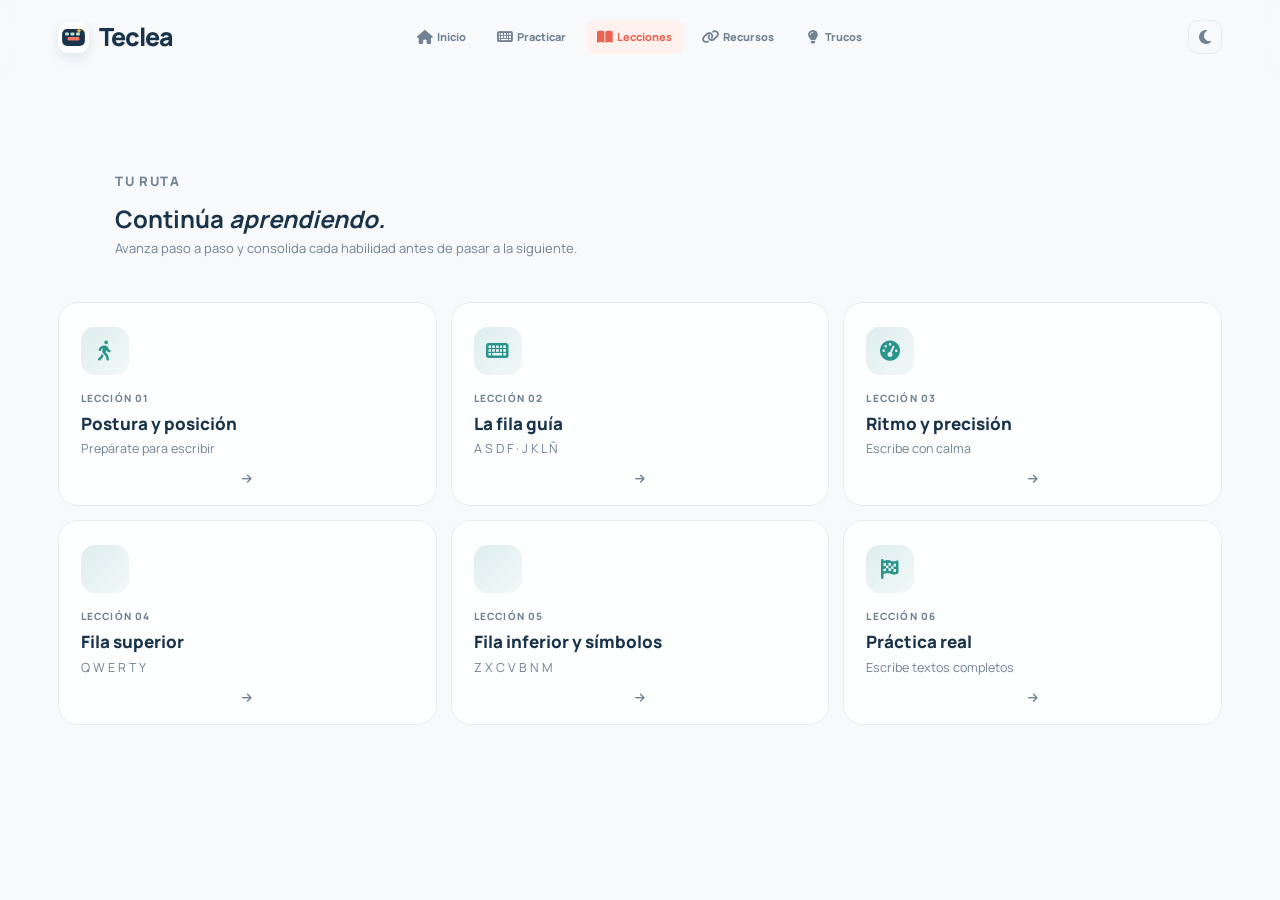
<file: pages/lecciones.html>
<!doctype html>
<html lang="es">
<head>
  <meta charset="UTF-8">
  <meta name="viewport" content="width=device-width,initial-scale=1.0">
  <title>Lecciones | Teclea</title>
  <link href="https://fonts.googleapis.com/css2?family=DM+Mono:wght@400;500&family=Manrope:wght@400;500;600;700;800&display=swap" rel="stylesheet">
  <link rel="stylesheet" href="https://cdnjs.cloudflare.com/ajax/libs/font-awesome/6.5.1/css/all.min.css" />
  <link rel="stylesheet" href="../assets/css/styles.css">
  <link rel="stylesheet" href="../assets/css/layout.css">
  <link rel="stylesheet" href="../assets/css/icons.css">
  <link rel="stylesheet" href="../assets/css/improvements.css">
  <link rel="stylesheet" href="../assets/css/theme.css">
</head>
<body>
  <main class="standalone-page">
    <header class="topbar site-header">
      <a class="brand" href="../index.html" aria-label="Teclea inicio"><span class="brand-mark">T</span><span>Teclea</span></a>
      <nav class="header-nav" aria-label="Navegación principal">
        <a href="../index.html"><i class="fa-solid fa-house"></i>Inicio</a>
        <a href="practicar.html"><i class="fa-solid fa-keyboard"></i>Practicar</a>
        <a class="active" href="lecciones.html"><i class="fa-solid fa-book-open"></i>Lecciones</a>
        <a href="recursos.html"><i class="fa-solid fa-link"></i>Recursos</a>
        <a href="trucos.html"><i class="fa-solid fa-lightbulb"></i>Trucos</a>
      </nav>
      <div class="header-status">
        <button class="theme-toggle" id="themeToggle" type="button" aria-label="Activar modo oscuro" title="Cambiar modo"><i class="fa-solid fa-moon" aria-hidden="true"></i></button>
      </div>
    </header>

    <section class="page-intro">
      <p class="eyebrow">TU RUTA</p>
      <h1>Continúa <em>aprendiendo.</em></h1>
      <p>Avanza paso a paso y consolida cada habilidad antes de pasar a la siguiente.</p>
    </section>

    <section class="catalog-grid">
      <a href="lecciones/leccion-01.html">
        <div class="catalog-icon"><i class="fa-solid fa-person-walking"></i></div>
        <small>LECCIÓN 01</small>
        <b>Postura y posición</b>
        <span>Prepárate para escribir</span>
        <span class="card-arrow"><i class="fa-solid fa-arrow-right"></i></span>
      </a>
      <a href="lecciones/leccion-02.html">
        <div class="catalog-icon"><i class="fa-solid fa-keyboard"></i></div>
        <small>LECCIÓN 02</small>
        <b>La fila guía</b>
        <span>A S D F · J K L Ñ</span>
        <span class="card-arrow"><i class="fa-solid fa-arrow-right"></i></span>
      </a>
      <a href="lecciones/leccion-03.html">
        <div class="catalog-icon"><i class="fa-solid fa-gauge-high"></i></div>
        <small>LECCIÓN 03</small>
        <b>Ritmo y precisión</b>
        <span>Escribe con calma</span>
        <span class="card-arrow"><i class="fa-solid fa-arrow-right"></i></span>
      </a>
      <a href="lecciones/leccion-04.html">
        <div class="catalog-icon"><i class="fa-solid fa-arrow-up-right"></i></div>
        <small>LECCIÓN 04</small>
        <b>Fila superior</b>
        <span>Q W E R T Y</span>
        <span class="card-arrow"><i class="fa-solid fa-arrow-right"></i></span>
      </a>
      <a href="lecciones/leccion-05.html">
        <div class="catalog-icon"><i class="fa-solid fa-hand-left"></i></div>
        <small>LECCIÓN 05</small>
        <b>Fila inferior y símbolos</b>
        <span>Z X C V B N M</span>
        <span class="card-arrow"><i class="fa-solid fa-arrow-right"></i></span>
      </a>
      <a href="lecciones/leccion-06.html">
        <div class="catalog-icon"><i class="fa-solid fa-flag-checkered"></i></div>
        <small>LECCIÓN 06</small>
        <b>Práctica real</b>
        <span>Escribe textos completos</span>
        <span class="card-arrow"><i class="fa-solid fa-arrow-right"></i></span>
      </a>
    </section>
  </main>
  <script src="../assets/js/theme.js"></script>
</body>
</html>
</file>
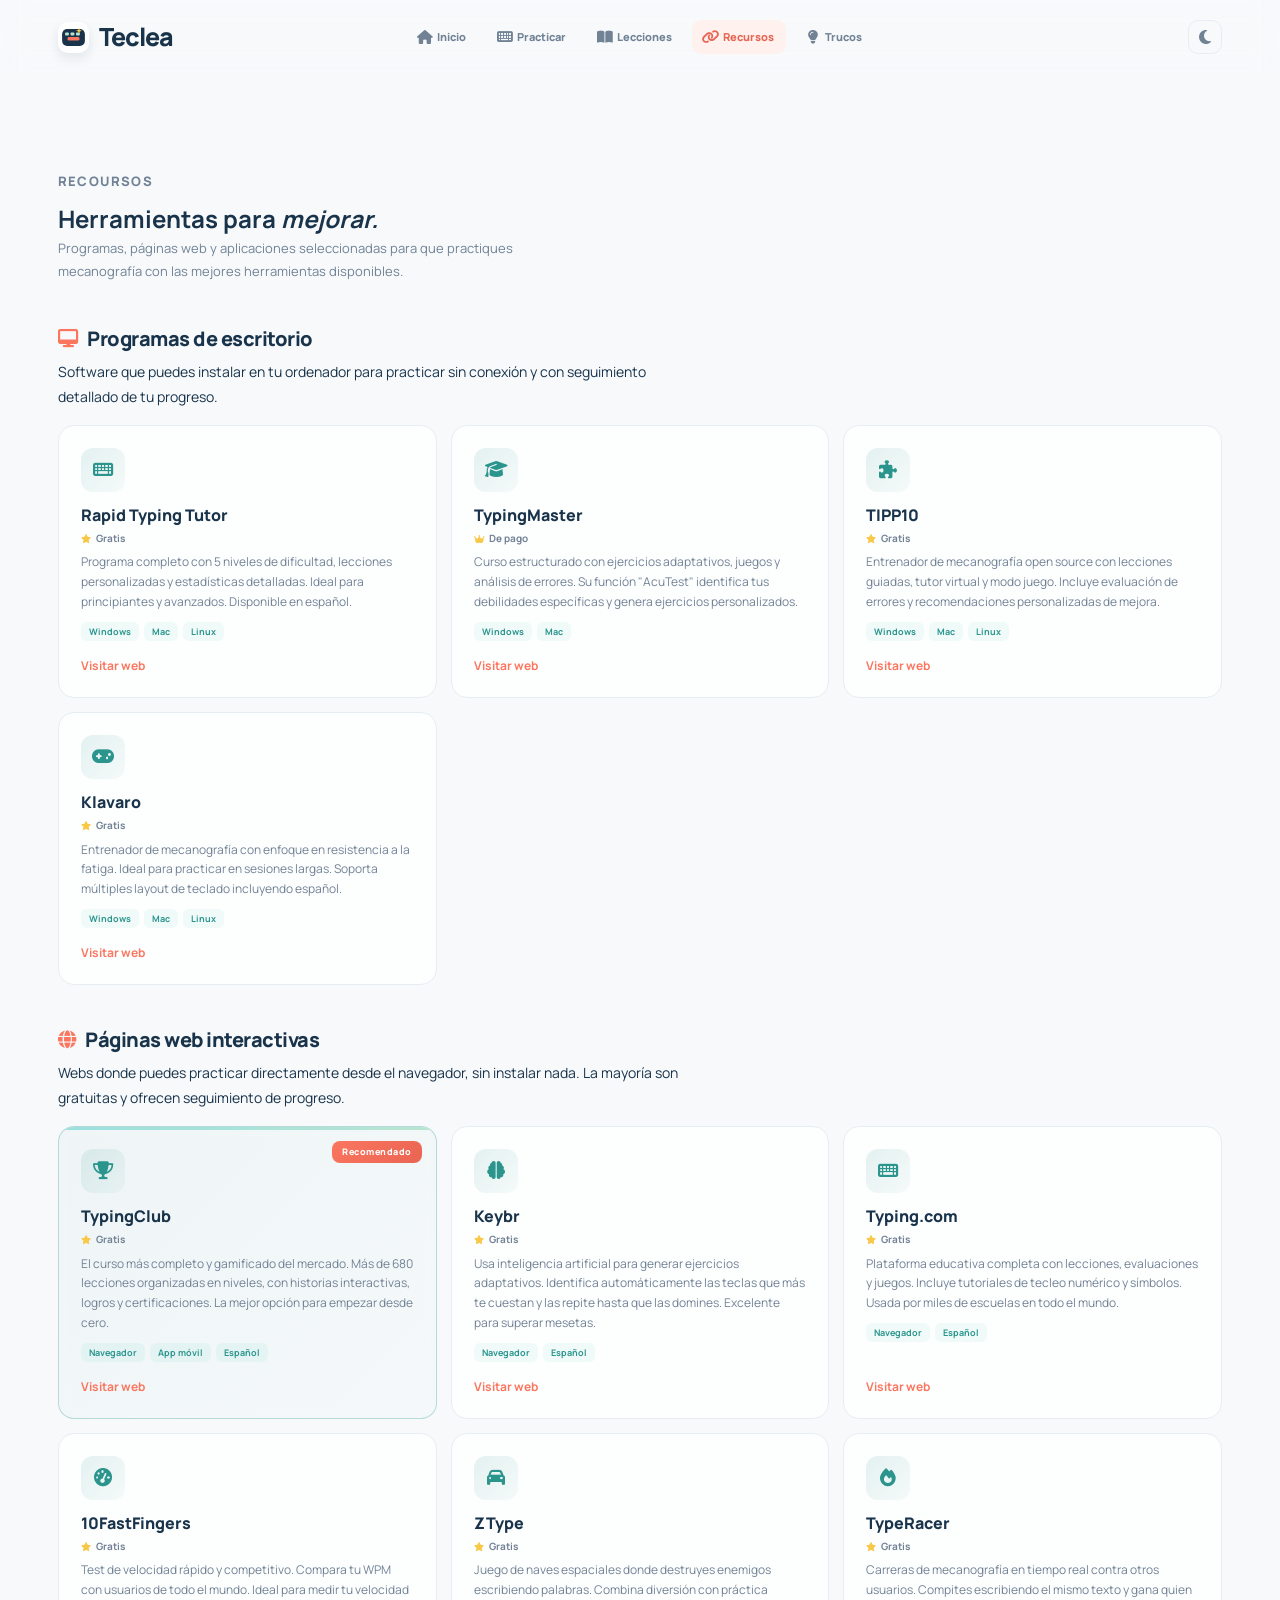
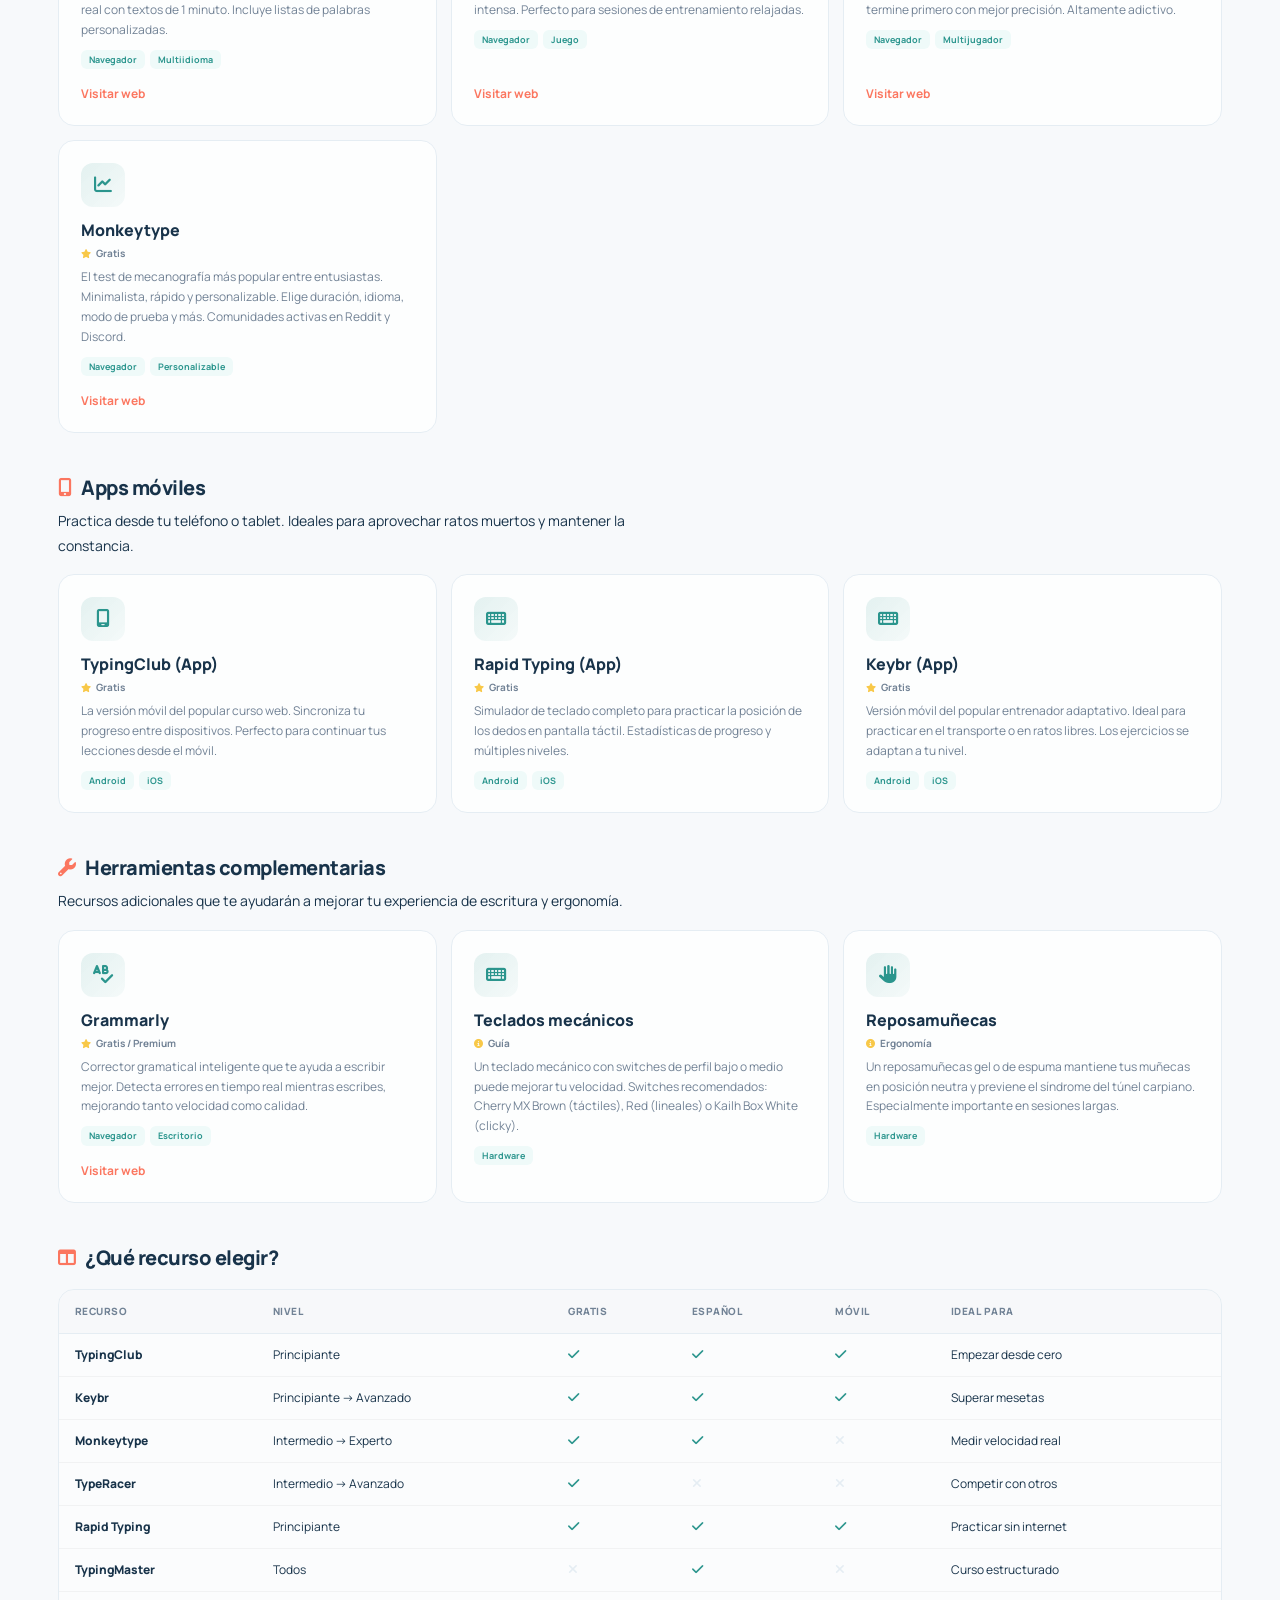
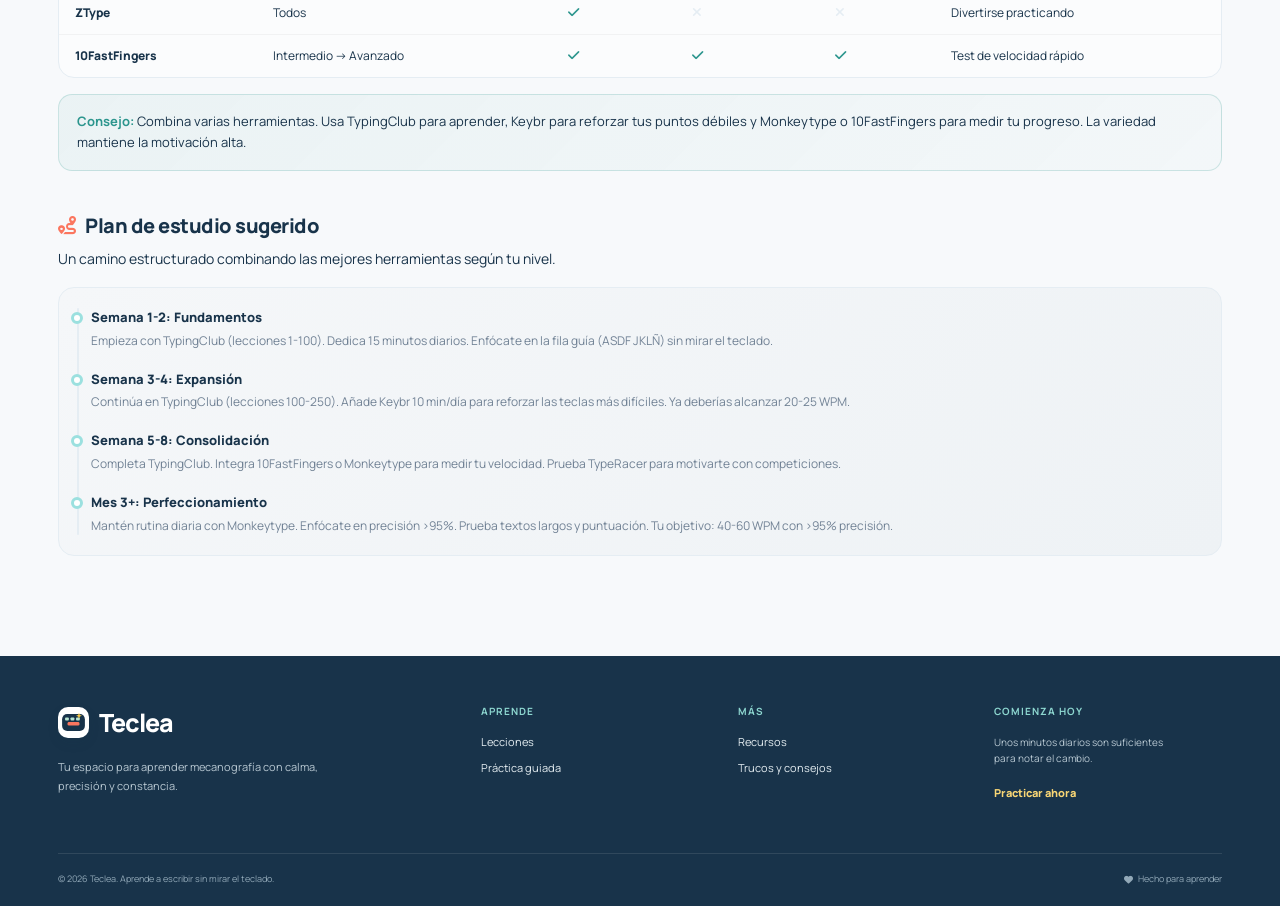
<file: pages/recursos.html>
<!doctype html>
<html lang="es">
<head>
  <meta charset="UTF-8">
  <meta name="viewport" content="width=device-width,initial-scale=1.0">
  <title>Recursos | Teclea</title>
  <link href="https://fonts.googleapis.com/css2?family=DM+Mono:wght@400;500&family=Manrope:wght@400;500;600;700;800&display=swap" rel="stylesheet">
  <link rel="stylesheet" href="https://cdnjs.cloudflare.com/ajax/libs/font-awesome/6.5.1/css/all.min.css" />
  <link rel="stylesheet" href="../assets/css/styles.css">
  <link rel="stylesheet" href="../assets/css/layout.css">
  <link rel="stylesheet" href="../assets/css/icons.css">
  <link rel="stylesheet" href="../assets/css/improvements.css">
  <link rel="stylesheet" href="../assets/css/lessons.css">
  <link rel="stylesheet" href="../assets/css/theme.css">
</head>
<body>
  <main class="standalone-page">
    <header class="topbar site-header">
      <a class="brand" href="../index.html" aria-label="Teclea inicio"><span class="brand-mark">T</span><span>Teclea</span></a>
      <nav class="header-nav" aria-label="Navegación principal">
        <a href="../index.html"><i class="fa-solid fa-house"></i>Inicio</a>
        <a href="practicar.html"><i class="fa-solid fa-keyboard"></i>Practicar</a>
        <a href="lecciones.html"><i class="fa-solid fa-book-open"></i>Lecciones</a>
        <a href="recursos.html" class="active"><i class="fa-solid fa-link"></i>Recursos</a>
        <a href="trucos.html"><i class="fa-solid fa-lightbulb"></i>Trucos</a>
      </nav>
      <div class="header-status">
        <button class="theme-toggle" id="themeToggle" type="button" aria-label="Activar modo oscuro" title="Cambiar modo"><i class="fa-solid fa-moon" aria-hidden="true"></i></button>
      </div>
    </header>

    <section class="page-intro">
      <p class="eyebrow">RECOURSOS</p>
      <h1>Herramientas para <em>mejorar.</em></h1>
      <p>Programas, páginas web y aplicaciones seleccionadas para que practiques mecanografía con las mejores herramientas disponibles.</p>
    </section>

    <!-- PROGRAMAS DE ESCRITORIO -->
    <section class="lesson-section">
      <h2><i class="fa-solid fa-desktop"></i> Programas de escritorio</h2>
      <p>Software que puedes instalar en tu ordenador para practicar sin conexión y con seguimiento detallado de tu progreso.</p>

      <div class="resource-grid">
        <article class="resource-card">
          <div class="resource-icon"><i class="fa-solid fa-keyboard"></i></div>
          <div class="resource-info">
            <b>Rapid Typing Tutor</b>
            <span class="resource-type"><i class="fa-solid fa-star"></i> Gratis</span>
            <p>Programa completo con 5 niveles de dificultad, lecciones personalizadas y estadísticas detalladas. Ideal para principiantes y avanzados. Disponible en español.</p>
            <div class="resource-tags">
              <span class="tag">Windows</span>
              <span class="tag">Mac</span>
              <span class="tag">Linux</span>
            </div>
            <a class="resource-link" href="https://www.rapidtyping.com" target="_blank" rel="noopener">Visitar web <i class="fa-solid fa-arrow-up-right"></i></a>
          </div>
        </article>

        <article class="resource-card">
          <div class="resource-icon"><i class="fa-solid fa-graduation-cap"></i></div>
          <div class="resource-info">
            <b>TypingMaster</b>
            <span class="resource-type"><i class="fa-solid fa-crown"></i> De pago</span>
            <p>Curso estructurado con ejercicios adaptativos, juegos y análisis de errores. Su función "AcuTest" identifica tus debilidades específicas y genera ejercicios personalizados.</p>
            <div class="resource-tags">
              <span class="tag">Windows</span>
              <span class="tag">Mac</span>
            </div>
            <a class="resource-link" href="https://www.typingmaster.com" target="_blank" rel="noopener">Visitar web <i class="fa-solid fa-arrow-up-right"></i></a>
          </div>
        </article>

        <article class="resource-card">
          <div class="resource-icon"><i class="fa-solid fa-puzzle-piece"></i></div>
          <div class="resource-info">
            <b>TIPP10</b>
            <span class="resource-type"><i class="fa-solid fa-star"></i> Gratis</span>
            <p>Entrenador de mecanografía open source con lecciones guiadas, tutor virtual y modo juego. Incluye evaluación de errores y recomendaciones personalizadas de mejora.</p>
            <div class="resource-tags">
              <span class="tag">Windows</span>
              <span class="tag">Mac</span>
              <span class="tag">Linux</span>
            </div>
            <a class="resource-link" href="https://www.tipp10.com" target="_blank" rel="noopener">Visitar web <i class="fa-solid fa-arrow-up-right"></i></a>
          </div>
        </article>

        <article class="resource-card">
          <div class="resource-icon"><i class="fa-solid fa-gamepad"></i></div>
          <div class="resource-info">
            <b>Klavaro</b>
            <span class="resource-type"><i class="fa-solid fa-star"></i> Gratis</span>
            <p>Entrenador de mecanografía con enfoque en resistencia a la fatiga. Ideal para practicar en sesiones largas. Soporta múltiples layout de teclado incluyendo español.</p>
            <div class="resource-tags">
              <span class="tag">Windows</span>
              <span class="tag">Mac</span>
              <span class="tag">Linux</span>
            </div>
            <a class="resource-link" href="https://klavaro.sourceforge.io" target="_blank" rel="noopener">Visitar web <i class="fa-solid fa-arrow-up-right"></i></a>
          </div>
        </article>
      </div>
    </section>

    <!-- PÁGINAS WEB INTERACTIVAS -->
    <section class="lesson-section">
      <h2><i class="fa-solid fa-globe"></i> Páginas web interactivas</h2>
      <p>Webs donde puedes practicar directamente desde el navegador, sin instalar nada. La mayoría son gratuitas y ofrecen seguimiento de progreso.</p>

      <div class="resource-grid">
        <article class="resource-card featured">
          <div class="resource-badge">Recomendado</div>
          <div class="resource-icon"><i class="fa-solid fa-trophy"></i></div>
          <div class="resource-info">
            <b>TypingClub</b>
            <span class="resource-type"><i class="fa-solid fa-star"></i> Gratis</span>
            <p>El curso más completo y gamificado del mercado. Más de 680 lecciones organizadas en niveles, con historias interactivas, logros y certificaciones. La mejor opción para empezar desde cero.</p>
            <div class="resource-tags">
              <span class="tag">Navegador</span>
              <span class="tag">App móvil</span>
              <span class="tag">Español</span>
            </div>
            <a class="resource-link" href="https://www.typingclub.com" target="_blank" rel="noopener">Visitar web <i class="fa-solid fa-arrow-up-right"></i></a>
          </div>
        </article>

        <article class="resource-card">
          <div class="resource-icon"><i class="fa-solid fa-brain"></i></div>
          <div class="resource-info">
            <b>Keybr</b>
            <span class="resource-type"><i class="fa-solid fa-star"></i> Gratis</span>
            <p>Usa inteligencia artificial para generar ejercicios adaptativos. Identifica automáticamente las teclas que más te cuestan y las repite hasta que las domines. Excelente para superar mesetas.</p>
            <div class="resource-tags">
              <span class="tag">Navegador</span>
              <span class="tag">Español</span>
            </div>
            <a class="resource-link" href="https://www.keybr.com" target="_blank" rel="noopener">Visitar web <i class="fa-solid fa-arrow-up-right"></i></a>
          </div>
        </article>

        <article class="resource-card">
          <div class="resource-icon"><i class="fa-solid fa-keyboard"></i></div>
          <div class="resource-info">
            <b>Typing.com</b>
            <span class="resource-type"><i class="fa-solid fa-star"></i> Gratis</span>
            <p>Plataforma educativa completa con lecciones, evaluaciones y juegos. Incluye tutoriales de tecleo numérico y símbolos. Usada por miles de escuelas en todo el mundo.</p>
            <div class="resource-tags">
              <span class="tag">Navegador</span>
              <span class="tag">Español</span>
            </div>
            <a class="resource-link" href="https://www.typing.com" target="_blank" rel="noopener">Visitar web <i class="fa-solid fa-arrow-up-right"></i></a>
          </div>
        </article>

        <article class="resource-card">
          <div class="resource-icon"><i class="fa-solid fa-gauge-high"></i></div>
          <div class="resource-info">
            <b>10FastFingers</b>
            <span class="resource-type"><i class="fa-solid fa-star"></i> Gratis</span>
            <p>Test de velocidad rápido y competitivo. Compara tu WPM con usuarios de todo el mundo. Ideal para medir tu velocidad real con textos de 1 minuto. Incluye listas de palabras personalizadas.</p>
            <div class="resource-tags">
              <span class="tag">Navegador</span>
              <span class="tag">Multiidioma</span>
            </div>
            <a class="resource-link" href="https://10fastfingers.com" target="_blank" rel="noopener">Visitar web <i class="fa-solid fa-arrow-up-right"></i></a>
          </div>
        </article>

        <article class="resource-card">
          <div class="resource-icon"><i class="fa-solid fa-car"></i></div>
          <div class="resource-info">
            <b>ZType</b>
            <span class="resource-type"><i class="fa-solid fa-star"></i> Gratis</span>
            <p>Juego de naves espaciales donde destruyes enemigos escribiendo palabras. Combina diversión con práctica intensa. Perfecto para sesiones de entrenamiento relajadas.</p>
            <div class="resource-tags">
              <span class="tag">Navegador</span>
              <span class="tag">Juego</span>
            </div>
            <a class="resource-link" href="https://zty.pe" target="_blank" rel="noopener">Visitar web <i class="fa-solid fa-arrow-up-right"></i></a>
          </div>
        </article>

        <article class="resource-card">
          <div class="resource-icon"><i class="fa-solid fa-fire"></i></div>
          <div class="resource-info">
            <b>TypeRacer</b>
            <span class="resource-type"><i class="fa-solid fa-star"></i> Gratis</span>
            <p>Carreras de mecanografía en tiempo real contra otros usuarios. Compites escribiendo el mismo texto y gana quien termine primero con mejor precisión. Altamente adictivo.</p>
            <div class="resource-tags">
              <span class="tag">Navegador</span>
              <span class="tag">Multijugador</span>
            </div>
            <a class="resource-link" href="https://play.typeracer.com" target="_blank" rel="noopener">Visitar web <i class="fa-solid fa-arrow-up-right"></i></a>
          </div>
        </article>

        <article class="resource-card">
          <div class="resource-icon"><i class="fa-solid fa-chart-line"></i></div>
          <div class="resource-info">
            <b>Monkeytype</b>
            <span class="resource-type"><i class="fa-solid fa-star"></i> Gratis</span>
            <p>El test de mecanografía más popular entre entusiastas. Minimalista, rápido y personalizable. Elige duración, idioma, modo de prueba y más. Comunidades activas en Reddit y Discord.</p>
            <div class="resource-tags">
              <span class="tag">Navegador</span>
              <span class="tag">Personalizable</span>
            </div>
            <a class="resource-link" href="https://monkeytype.com" target="_blank" rel="noopener">Visitar web <i class="fa-solid fa-arrow-up-right"></i></a>
          </div>
        </article>
      </div>
    </section>

    <!-- APPS MÓVILES -->
    <section class="lesson-section">
      <h2><i class="fa-solid fa-mobile-screen-button"></i> Apps móviles</h2>
      <p>Practica desde tu teléfono o tablet. Ideales para aprovechar ratos muertos y mantener la constancia.</p>

      <div class="resource-grid">
        <article class="resource-card">
          <div class="resource-icon"><i class="fa-solid fa-mobile-screen"></i></div>
          <div class="resource-info">
            <b>TypingClub (App)</b>
            <span class="resource-type"><i class="fa-solid fa-star"></i> Gratis</span>
            <p>La versión móvil del popular curso web. Sincroniza tu progreso entre dispositivos. Perfecto para continuar tus lecciones desde el móvil.</p>
            <div class="resource-tags">
              <span class="tag">Android</span>
              <span class="tag">iOS</span>
            </div>
          </div>
        </article>

        <article class="resource-card">
          <div class="resource-icon"><i class="fa-solid fa-keyboard"></i></div>
          <div class="resource-info">
            <b>Rapid Typing (App)</b>
            <span class="resource-type"><i class="fa-solid fa-star"></i> Gratis</span>
            <p>Simulador de teclado completo para practicar la posición de los dedos en pantalla táctil. Estadísticas de progreso y múltiples niveles.</p>
            <div class="resource-tags">
              <span class="tag">Android</span>
              <span class="tag">iOS</span>
            </div>
          </div>
        </article>

        <article class="resource-card">
          <div class="resource-icon"><i class="fa-solid fa-keyboard"></i></div>
          <div class="resource-info">
            <b>Keybr (App)</b>
            <span class="resource-type"><i class="fa-solid fa-star"></i> Gratis</span>
            <p>Versión móvil del popular entrenador adaptativo. Ideal para practicar en el transporte o en ratos libres. Los ejercicios se adaptan a tu nivel.</p>
            <div class="resource-tags">
              <span class="tag">Android</span>
              <span class="tag">iOS</span>
            </div>
          </div>
        </article>
      </div>
    </section>

    <!-- HERRAMIENTAS COMPLEMENTARIAS -->
    <section class="lesson-section">
      <h2><i class="fa-solid fa-wrench"></i> Herramientas complementarias</h2>
      <p>Recursos adicionales que te ayudarán a mejorar tu experiencia de escritura y ergonomía.</p>

      <div class="resource-grid">
        <article class="resource-card">
          <div class="resource-icon"><i class="fa-solid fa-spell-check"></i></div>
          <div class="resource-info">
            <b>Grammarly</b>
            <span class="resource-type"><i class="fa-solid fa-star"></i> Gratis / Premium</span>
            <p>Corrector gramatical inteligente que te ayuda a escribir mejor. Detecta errores en tiempo real mientras escribes, mejorando tanto velocidad como calidad.</p>
            <div class="resource-tags">
              <span class="tag">Navegador</span>
              <span class="tag">Escritorio</span>
            </div>
            <a class="resource-link" href="https://www.grammarly.com" target="_blank" rel="noopener">Visitar web <i class="fa-solid fa-arrow-up-right"></i></a>
          </div>
        </article>

        <article class="resource-card">
          <div class="resource-icon"><i class="fa-solid fa-keyboard"></i></div>
          <div class="resource-info">
            <b>Teclados mecánicos</b>
            <span class="resource-type"><i class="fa-solid fa-info-circle"></i> Guía</span>
            <p>Un teclado mecánico con switches de perfil bajo o medio puede mejorar tu velocidad. Switches recomendados: Cherry MX Brown (táctiles), Red (lineales) o Kailh Box White (clicky).</p>
            <div class="resource-tags">
              <span class="tag">Hardware</span>
            </div>
          </div>
        </article>

        <article class="resource-card">
          <div class="resource-icon"><i class="fa-solid fa-hand"></i></div>
          <div class="resource-info">
            <b>Reposamuñecas</b>
            <span class="resource-type"><i class="fa-solid fa-info-circle"></i> Ergonomía</span>
            <p>Un reposamuñecas gel o de espuma mantiene tus muñecas en posición neutra y previene el síndrome del túnel carpiano. Especialmente importante en sesiones largas.</p>
            <div class="resource-tags">
              <span class="tag">Hardware</span>
            </div>
          </div>
        </article>
      </div>
    </section>

    <!-- TABLA COMPARATIVA -->
    <section class="lesson-section">
      <h2><i class="fa-solid fa-table-columns"></i> ¿Qué recurso elegir?</h2>

      <div class="comparison-table-wrap">
        <table class="comparison-table">
          <thead>
            <tr>
              <th>Recurso</th>
              <th>Nivel</th>
              <th>Gratis</th>
              <th>Español</th>
              <th>Móvil</th>
              <th>Ideal para</th>
            </tr>
          </thead>
          <tbody>
            <tr>
              <td><strong>TypingClub</strong></td>
              <td>Principiante</td>
              <td><i class="fa-solid fa-check tbl-check"></i></td>
              <td><i class="fa-solid fa-check tbl-check"></i></td>
              <td><i class="fa-solid fa-check tbl-check"></i></td>
              <td>Empezar desde cero</td>
            </tr>
            <tr>
              <td><strong>Keybr</strong></td>
              <td>Principiante → Avanzado</td>
              <td><i class="fa-solid fa-check tbl-check"></i></td>
              <td><i class="fa-solid fa-check tbl-check"></i></td>
              <td><i class="fa-solid fa-check tbl-check"></i></td>
              <td>Superar mesetas</td>
            </tr>
            <tr>
              <td><strong>Monkeytype</strong></td>
              <td>Intermedio → Experto</td>
              <td><i class="fa-solid fa-check tbl-check"></i></td>
              <td><i class="fa-solid fa-check tbl-check"></i></td>
              <td><i class="fa-solid fa-xmark tbl-x"></i></td>
              <td>Medir velocidad real</td>
            </tr>
            <tr>
              <td><strong>TypeRacer</strong></td>
              <td>Intermedio → Avanzado</td>
              <td><i class="fa-solid fa-check tbl-check"></i></td>
              <td><i class="fa-solid fa-xmark tbl-x"></i></td>
              <td><i class="fa-solid fa-xmark tbl-x"></i></td>
              <td>Competir con otros</td>
            </tr>
            <tr>
              <td><strong>Rapid Typing</strong></td>
              <td>Principiante</td>
              <td><i class="fa-solid fa-check tbl-check"></i></td>
              <td><i class="fa-solid fa-check tbl-check"></i></td>
              <td><i class="fa-solid fa-check tbl-check"></i></td>
              <td>Practicar sin internet</td>
            </tr>
            <tr>
              <td><strong>TypingMaster</strong></td>
              <td>Todos</td>
              <td><i class="fa-solid fa-xmark tbl-x"></i></td>
              <td><i class="fa-solid fa-check tbl-check"></i></td>
              <td><i class="fa-solid fa-xmark tbl-x"></i></td>
              <td>Curso estructurado</td>
            </tr>
            <tr>
              <td><strong>ZType</strong></td>
              <td>Todos</td>
              <td><i class="fa-solid fa-check tbl-check"></i></td>
              <td><i class="fa-solid fa-xmark tbl-x"></i></td>
              <td><i class="fa-solid fa-xmark tbl-x"></i></td>
              <td>Divertirse practicando</td>
            </tr>
            <tr>
              <td><strong>10FastFingers</strong></td>
              <td>Intermedio → Avanzado</td>
              <td><i class="fa-solid fa-check tbl-check"></i></td>
              <td><i class="fa-solid fa-check tbl-check"></i></td>
              <td><i class="fa-solid fa-check tbl-check"></i></td>
              <td>Test de velocidad rápido</td>
            </tr>
          </tbody>
        </table>
      </div>

      <div class="tip-box">
        <strong>Consejo:</strong> Combina varias herramientas. Usa TypingClub para aprender, Keybr para reforzar tus puntos débiles y Monkeytype o 10FastFingers para medir tu progreso. La variedad mantiene la motivación alta.
      </div>
    </section>

    <!-- PLAN DE ESTUDIO SUGERIDO -->
    <section class="lesson-section">
      <h2><i class="fa-solid fa-route"></i> Plan de estudio sugerido</h2>
      <p>Un camino estructurado combinando las mejores herramientas según tu nivel.</p>

      <div class="progress-timeline">
        <div class="timeline-item">
          <div class="timeline-dot"></div>
          <div class="timeline-content">
            <strong>Semana 1-2: Fundamentos</strong>
            <p>Empieza con TypingClub (lecciones 1-100). Dedica 15 minutos diarios. Enfócate en la fila guía (ASDF JKLÑ) sin mirar el teclado.</p>
          </div>
        </div>
        <div class="timeline-item">
          <div class="timeline-dot"></div>
          <div class="timeline-content">
            <strong>Semana 3-4: Expansión</strong>
            <p>Continúa en TypingClub (lecciones 100-250). Añade Keybr 10 min/día para reforzar las teclas más difíciles. Ya deberías alcanzar 20-25 WPM.</p>
          </div>
        </div>
        <div class="timeline-item">
          <div class="timeline-dot"></div>
          <div class="timeline-content">
            <strong>Semana 5-8: Consolidación</strong>
            <p>Completa TypingClub. Integra 10FastFingers o Monkeytype para medir tu velocidad. Prueba TypeRacer para motivarte con competiciones.</p>
          </div>
        </div>
        <div class="timeline-item">
          <div class="timeline-dot"></div>
          <div class="timeline-content">
            <strong>Mes 3+: Perfeccionamiento</strong>
            <p>Mantén rutina diaria con Monkeytype. Enfócate en precisión >95%. Prueba textos largos y puntuación. Tu objetivo: 40-60 WPM con >95% precisión.</p>
          </div>
        </div>
      </div>
    </section>
  </main>

  <footer class="site-footer">
    <div class="footer-main">
      <div class="footer-brand">
        <a class="brand" href="../index.html" aria-label="Teclea inicio"><span class="brand-mark">T</span><span>Teclea</span></a>
        <p>Tu espacio para aprender mecanografía con calma, precisión y constancia.</p>
      </div>
      <div class="footer-links">
        <div><b>Aprende</b><a href="lecciones.html">Lecciones</a><a href="practicar.html">Práctica guiada</a></div>
        <div><b>Más</b><a href="recursos.html">Recursos</a><a href="trucos.html">Trucos y consejos</a></div>
        <div><b>Comienza hoy</b><p>Unos minutos diarios son suficientes para notar el cambio.</p><a class="footer-action" href="practicar.html">Practicar ahora <i class="fa-solid fa-arrow-up-right"></i></a></div>
      </div>
    </div>
    <div class="footer-bottom"><span>© 2026 Teclea. Aprende a escribir sin mirar el teclado.</span><span><i class="fa-solid fa-heart"></i> Hecho para aprender</span></div>
  </footer>

  <script src="../assets/js/theme.js"></script>
</body>
</html>
</file>
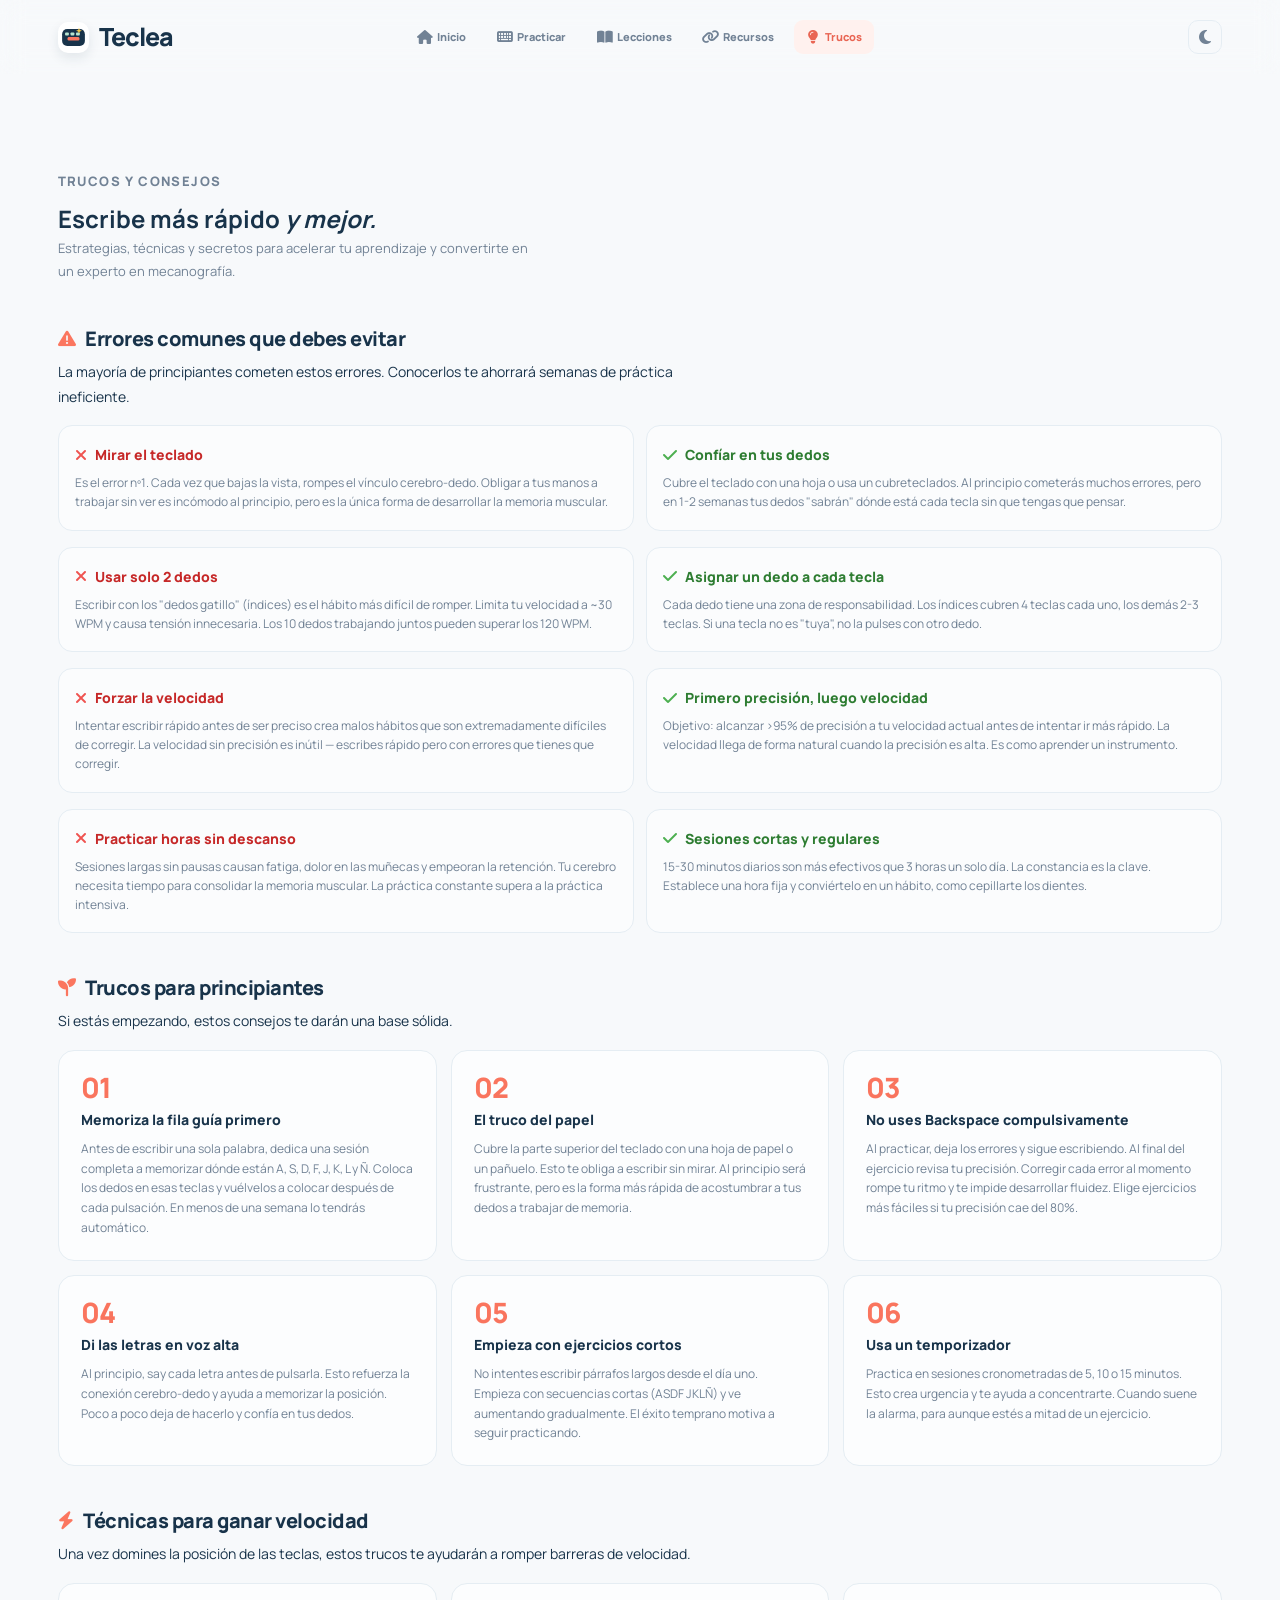
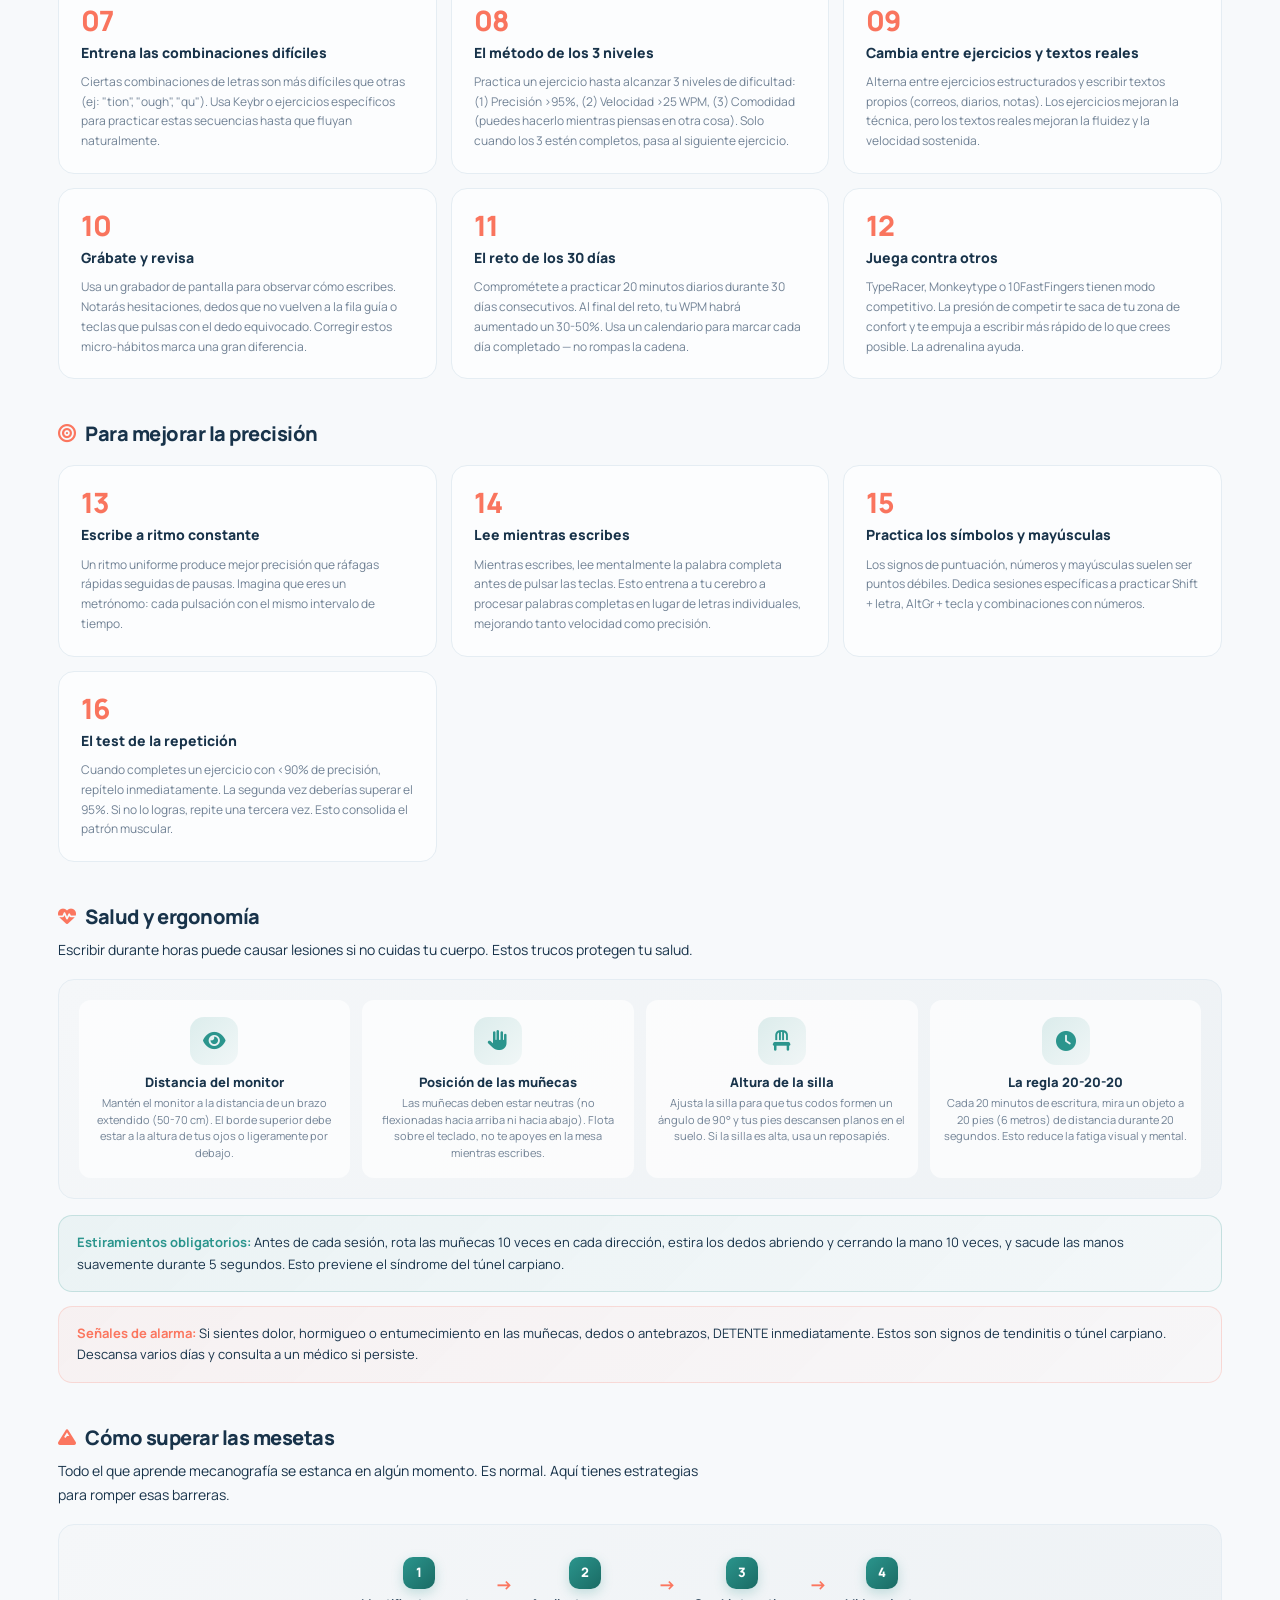
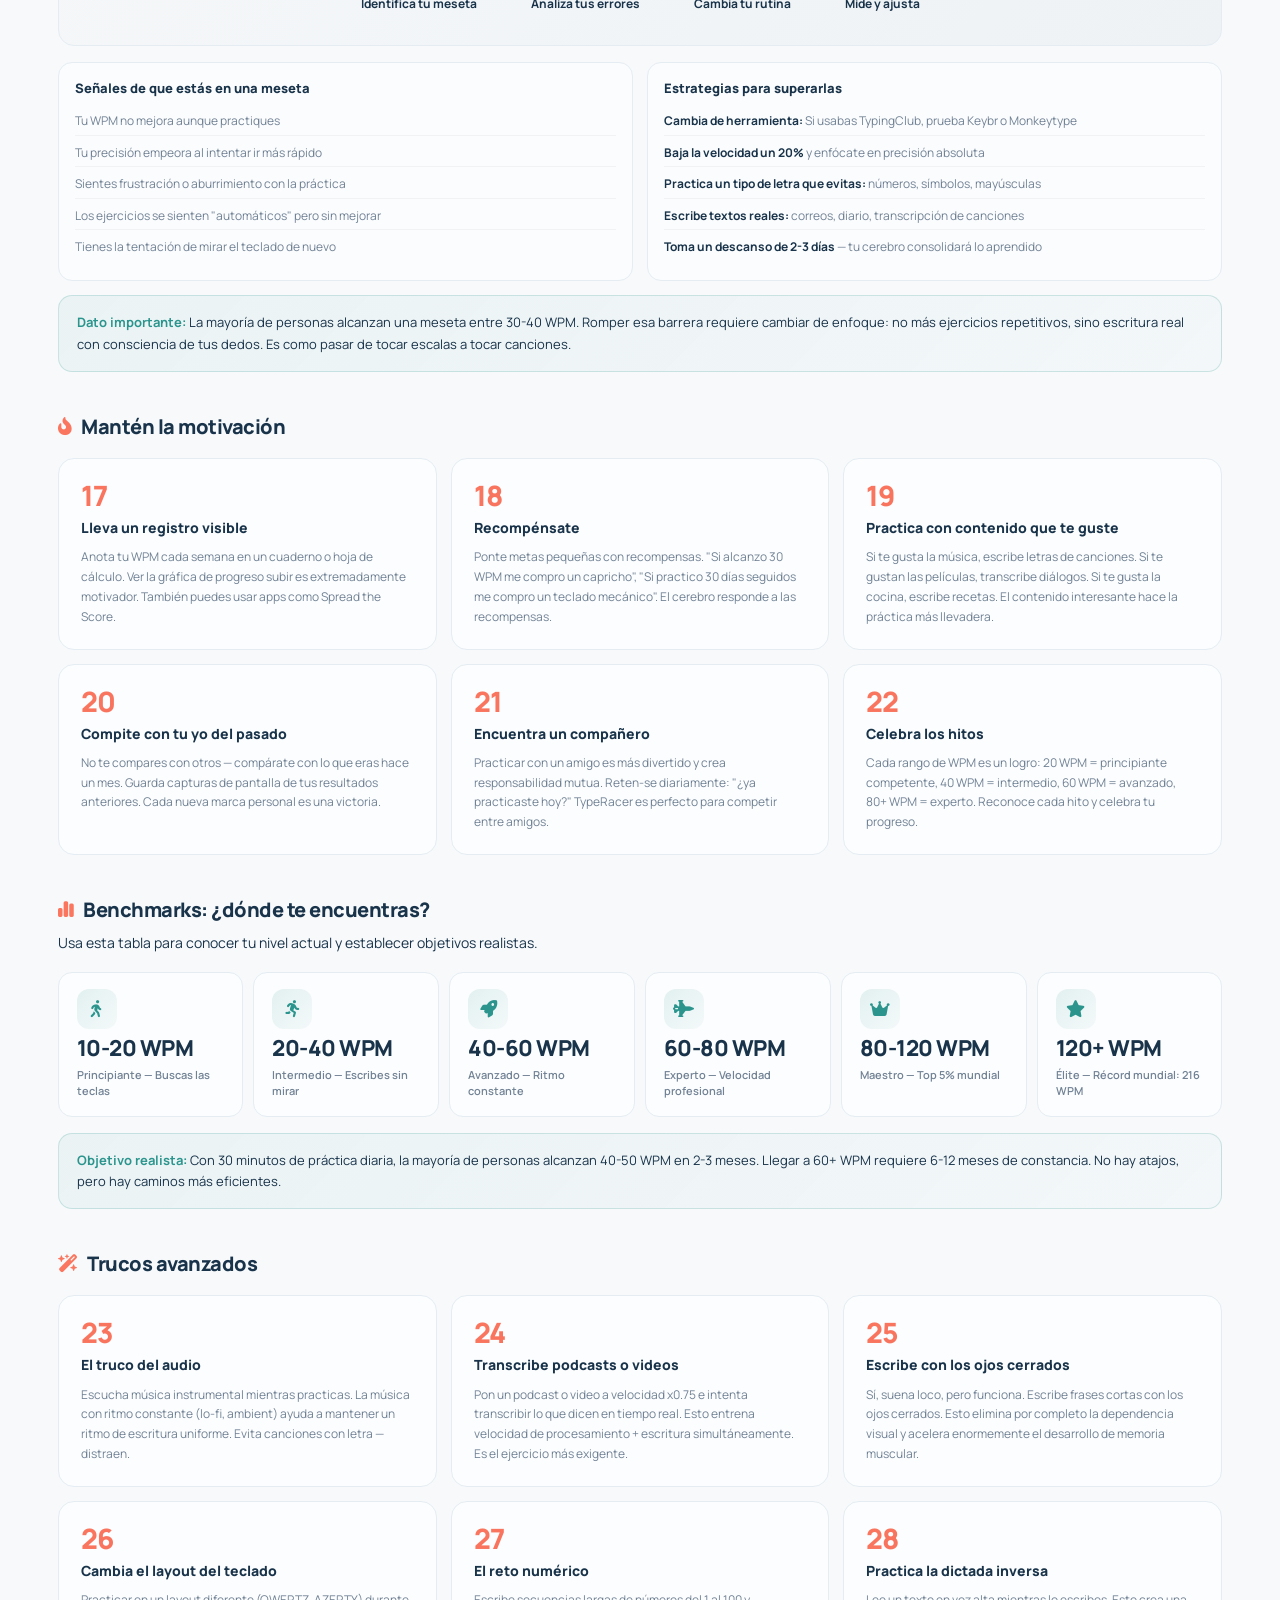
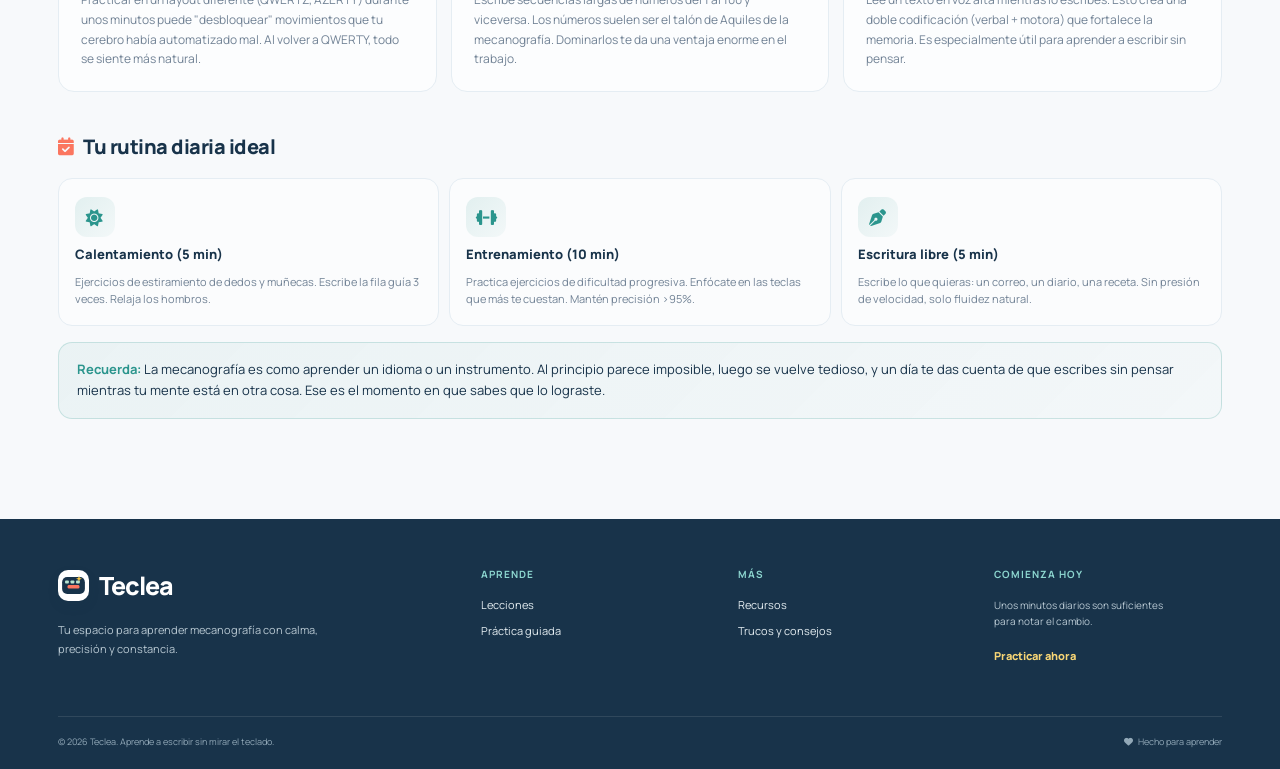
<file: pages/trucos.html>
<!doctype html>
<html lang="es">
<head>
  <meta charset="UTF-8">
  <meta name="viewport" content="width=device-width,initial-scale=1.0">
  <title>Trucos y Consejos | Teclea</title>
  <link href="https://fonts.googleapis.com/css2?family=DM+Mono:wght@400;500&family=Manrope:wght@400;500;600;700;800&display=swap" rel="stylesheet">
  <link rel="stylesheet" href="https://cdnjs.cloudflare.com/ajax/libs/font-awesome/6.5.1/css/all.min.css" />
  <link rel="stylesheet" href="../assets/css/styles.css">
  <link rel="stylesheet" href="../assets/css/layout.css">
  <link rel="stylesheet" href="../assets/css/icons.css">
  <link rel="stylesheet" href="../assets/css/improvements.css">
  <link rel="stylesheet" href="../assets/css/lessons.css">
  <link rel="stylesheet" href="../assets/css/theme.css">
</head>
<body>
  <main class="standalone-page">
    <header class="topbar site-header">
      <a class="brand" href="../index.html" aria-label="Teclea inicio"><span class="brand-mark">T</span><span>Teclea</span></a>
      <nav class="header-nav" aria-label="Navegación principal">
        <a href="../index.html"><i class="fa-solid fa-house"></i>Inicio</a>
        <a href="practicar.html"><i class="fa-solid fa-keyboard"></i>Practicar</a>
        <a href="lecciones.html"><i class="fa-solid fa-book-open"></i>Lecciones</a>
        <a href="recursos.html"><i class="fa-solid fa-link"></i>Recursos</a>
        <a href="trucos.html" class="active"><i class="fa-solid fa-lightbulb"></i>Trucos</a>
      </nav>
      <div class="header-status">
        <button class="theme-toggle" id="themeToggle" type="button" aria-label="Activar modo oscuro" title="Cambiar modo"><i class="fa-solid fa-moon" aria-hidden="true"></i></button>
      </div>
    </header>

    <section class="page-intro">
      <p class="eyebrow">TRUCOS Y CONSEJOS</p>
      <h1>Escribe más rápido <em>y mejor.</em></h1>
      <p>Estrategias, técnicas y secretos para acelerar tu aprendizaje y convertirte en un experto en mecanografía.</p>
    </section>

    <!-- ERRORES COMUNES -->
    <section class="lesson-section">
      <h2><i class="fa-solid fa-triangle-exclamation"></i> Errores comunes que debes evitar</h2>
      <p>La mayoría de principiantes cometen estos errores. Conocerlos te ahorrará semanas de práctica ineficiente.</p>

      <div class="comparison-box">
        <div class="comparison-item wrong">
          <h3><i class="fa-solid fa-xmark"></i> Mirar el teclado</h3>
          <p>Es el error nº1. Cada vez que bajas la vista, rompes el vínculo cerebro-dedo. Obligar a tus manos a trabajar sin ver es incómodo al principio, pero es la única forma de desarrollar la memoria muscular.</p>
        </div>
        <div class="comparison-item correct">
          <h3><i class="fa-solid fa-check"></i> Confíar en tus dedos</h3>
          <p>Cubre el teclado con una hoja o usa un cubreteclados. Al principio cometerás muchos errores, pero en 1-2 semanas tus dedos "sabrán" dónde está cada tecla sin que tengas que pensar.</p>
        </div>
      </div>

      <div class="comparison-box">
        <div class="comparison-item wrong">
          <h3><i class="fa-solid fa-xmark"></i> Usar solo 2 dedos</h3>
          <p>Escribir con los "dedos gatillo" (índices) es el hábito más difícil de romper. Limita tu velocidad a ~30 WPM y causa tensión innecesaria. Los 10 dedos trabajando juntos pueden superar los 120 WPM.</p>
        </div>
        <div class="comparison-item correct">
          <h3><i class="fa-solid fa-check"></i> Asignar un dedo a cada tecla</h3>
          <p>Cada dedo tiene una zona de responsabilidad. Los índices cubren 4 teclas cada uno, los demás 2-3 teclas. Si una tecla no es "tuya", no la pulses con otro dedo.</p>
        </div>
      </div>

      <div class="comparison-box">
        <div class="comparison-item wrong">
          <h3><i class="fa-solid fa-xmark"></i> Forzar la velocidad</h3>
          <p>Intentar escribir rápido antes de ser preciso crea malos hábitos que son extremadamente difíciles de corregir. La velocidad sin precisión es inútil — escribes rápido pero con errores que tienes que corregir.</p>
        </div>
        <div class="comparison-item correct">
          <h3><i class="fa-solid fa-check"></i> Primero precisión, luego velocidad</h3>
          <p>Objetivo: alcanzar >95% de precisión a tu velocidad actual antes de intentar ir más rápido. La velocidad llega de forma natural cuando la precisión es alta. Es como aprender un instrumento.</p>
        </div>
      </div>

      <div class="comparison-box">
        <div class="comparison-item wrong">
          <h3><i class="fa-solid fa-xmark"></i> Practicar horas sin descanso</h3>
          <p>Sesiones largas sin pausas causan fatiga, dolor en las muñecas y empeoran la retención. Tu cerebro necesita tiempo para consolidar la memoria muscular. La práctica constante supera a la práctica intensiva.</p>
        </div>
        <div class="comparison-item correct">
          <h3><i class="fa-solid fa-check"></i> Sesiones cortas y regulares</h3>
          <p>15-30 minutos diarios son más efectivos que 3 horas un solo día. La constancia es la clave. Establece una hora fija y conviértelo en un hábito, como cepillarte los dientes.</p>
        </div>
      </div>
    </section>

    <!-- TRUCOS PARA PRINCIPIANTES -->
    <section class="lesson-section">
      <h2><i class="fa-solid fa-seedling"></i> Trucos para principiantes</h2>
      <p>Si estás empezando, estos consejos te darán una base sólida.</p>

      <div class="tip-grid">
        <article class="tip-card">
          <div class="tip-number">01</div>
          <h3>Memoriza la fila guía primero</h3>
          <p>Antes de escribir una sola palabra, dedica una sesión completa a memorizar dónde están A, S, D, F, J, K, L y Ñ. Coloca los dedos en esas teclas y vuélvelos a colocar después de cada pulsación. En menos de una semana lo tendrás automático.</p>
        </article>

        <article class="tip-card">
          <div class="tip-number">02</div>
          <h3>El truco del papel</h3>
          <p>Cubre la parte superior del teclado con una hoja de papel o un pañuelo. Esto te obliga a escribir sin mirar. Al principio será frustrante, pero es la forma más rápida de acostumbrar a tus dedos a trabajar de memoria.</p>
        </article>

        <article class="tip-card">
          <div class="tip-number">03</div>
          <h3>No uses Backspace compulsivamente</h3>
          <p>Al practicar, deja los errores y sigue escribiendo. Al final del ejercicio revisa tu precisión. Corregir cada error al momento rompe tu ritmo y te impide desarrollar fluidez. Elige ejercicios más fáciles si tu precisión cae del 80%.</p>
        </article>

        <article class="tip-card">
          <div class="tip-number">04</div>
          <h3>Di las letras en voz alta</h3>
          <p>Al principio, say cada letra antes de pulsarla. Esto refuerza la conexión cerebro-dedo y ayuda a memorizar la posición. Poco a poco deja de hacerlo y confía en tus dedos.</p>
        </article>

        <article class="tip-card">
          <div class="tip-number">05</div>
          <h3>Empieza con ejercicios cortos</h3>
          <p>No intentes escribir párrafos largos desde el día uno. Empieza con secuencias cortas (ASDF JKLÑ) y ve aumentando gradualmente. El éxito temprano motiva a seguir practicando.</p>
        </article>

        <article class="tip-card">
          <div class="tip-number">06</div>
          <h3>Usa un temporizador</h3>
          <p>Practica en sesiones cronometradas de 5, 10 o 15 minutos. Esto crea urgencia y te ayuda a concentrarte. Cuando suene la alarma, para aunque estés a mitad de un ejercicio.</p>
        </article>
      </div>
    </section>

    <!-- TÉCNICAS PARA GANAR VELOCIDAD -->
    <section class="lesson-section">
      <h2><i class="fa-solid fa-bolt"></i> Técnicas para ganar velocidad</h2>
      <p>Una vez domines la posición de las teclas, estos trucos te ayudarán a romper barreras de velocidad.</p>

      <div class="tip-grid">
        <article class="tip-card">
          <div class="tip-number">07</div>
          <h3>Entrena las combinaciones difíciles</h3>
          <p>Ciertas combinaciones de letras son más difíciles que otras (ej: "tion", "ough", "qu"). Usa Keybr o ejercicios específicos para practicar estas secuencias hasta que fluyan naturalmente.</p>
        </article>

        <article class="tip-card">
          <div class="tip-number">08</div>
          <h3>El método de los 3 niveles</h3>
          <p>Practica un ejercicio hasta alcanzar 3 niveles de dificultad: (1) Precisión >95%, (2) Velocidad >25 WPM, (3) Comodidad (puedes hacerlo mientras piensas en otra cosa). Solo cuando los 3 estén completos, pasa al siguiente ejercicio.</p>
        </article>

        <article class="tip-card">
          <div class="tip-number">09</div>
          <h3>Cambia entre ejercicios y textos reales</h3>
          <p>Alterna entre ejercicios estructurados y escribir textos propios (correos, diarios, notas). Los ejercicios mejoran la técnica, pero los textos reales mejoran la fluidez y la velocidad sostenida.</p>
        </article>

        <article class="tip-card">
          <div class="tip-number">10</div>
          <h3>Grábate y revisa</h3>
          <p>Usa un grabador de pantalla para observar cómo escribes. Notarás hesitaciones, dedos que no vuelven a la fila guía o teclas que pulsas con el dedo equivocado. Corregir estos micro-hábitos marca una gran diferencia.</p>
        </article>

        <article class="tip-card">
          <div class="tip-number">11</div>
          <h3>El reto de los 30 días</h3>
          <p>Comprométete a practicar 20 minutos diarios durante 30 días consecutivos. Al final del reto, tu WPM habrá aumentado un 30-50%. Usa un calendario para marcar cada día completado — no rompas la cadena.</p>
        </article>

        <article class="tip-card">
          <div class="tip-number">12</div>
          <h3>Juega contra otros</h3>
          <p>TypeRacer, Monkeytype o 10FastFingers tienen modo competitivo. La presión de competir te saca de tu zona de confort y te empuja a escribir más rápido de lo que crees posible. La adrenalina ayuda.</p>
        </article>
      </div>
    </section>

    <!-- MEJORAR LA PRECISIÓN -->
    <section class="lesson-section">
      <h2><i class="fa-solid fa-bullseye"></i> Para mejorar la precisión</h2>

      <div class="tip-grid">
        <article class="tip-card">
          <div class="tip-number">13</div>
          <h3>Escribe a ritmo constante</h3>
          <p>Un ritmo uniforme produce mejor precisión que ráfagas rápidas seguidas de pausas. Imagina que eres un metrónomo: cada pulsación con el mismo intervalo de tiempo.</p>
        </article>

        <article class="tip-card">
          <div class="tip-number">14</div>
          <h3>Lee mientras escribes</h3>
          <p>Mientras escribes, lee mentalmente la palabra completa antes de pulsar las teclas. Esto entrena a tu cerebro a procesar palabras completas en lugar de letras individuales, mejorando tanto velocidad como precisión.</p>
        </article>

        <article class="tip-card">
          <div class="tip-number">15</div>
          <h3>Practica los símbolos y mayúsculas</h3>
          <p>Los signos de puntuación, números y mayúsculas suelen ser puntos débiles. Dedica sesiones específicas a practicar Shift + letra, AltGr + tecla y combinaciones con números.</p>
        </article>

        <article class="tip-card">
          <div class="tip-number">16</div>
          <h3>El test de la repetición</h3>
          <p>Cuando completes un ejercicio con <90% de precisión, repítelo inmediatamente. La segunda vez deberías superar el 95%. Si no lo logras, repite una tercera vez. Esto consolida el patrón muscular.</p>
        </article>
      </div>
    </section>

    <!-- SALUD Y ERGONOMÍA -->
    <section class="lesson-section">
      <h2><i class="fa-solid fa-heart-pulse"></i> Salud y ergonomía</h2>
      <p>Escribir durante horas puede causar lesiones si no cuidas tu cuerpo. Estos trucos protegen tu salud.</p>

      <div class="posture-diagram">
        <div class="posture-item">
          <div class="posture-icon"><i class="fa-solid fa-eye"></i></div>
          <div class="posture-text">
            <strong>Distancia del monitor</strong>
            <p>Mantén el monitor a la distancia de un brazo extendido (50-70 cm). El borde superior debe estar a la altura de tus ojos o ligeramente por debajo.</p>
          </div>
        </div>
        <div class="posture-item">
          <div class="posture-icon"><i class="fa-solid fa-hand"></i></div>
          <div class="posture-text">
            <strong>Posición de las muñecas</strong>
            <p>Las muñecas deben estar neutras (no flexionadas hacia arriba ni hacia abajo). Flota sobre el teclado, no te apoyes en la mesa mientras escribes.</p>
          </div>
        </div>
        <div class="posture-item">
          <div class="posture-icon"><i class="fa-solid fa-chair"></i></div>
          <div class="posture-text">
            <strong>Altura de la silla</strong>
            <p>Ajusta la silla para que tus codos formen un ángulo de 90° y tus pies descansen planos en el suelo. Si la silla es alta, usa un reposapiés.</p>
          </div>
        </div>
        <div class="posture-item">
          <div class="posture-icon"><i class="fa-solid fa-clock"></i></div>
          <div class="posture-text">
            <strong>La regla 20-20-20</strong>
            <p>Cada 20 minutos de escritura, mira un objeto a 20 pies (6 metros) de distancia durante 20 segundos. Esto reduce la fatiga visual y mental.</p>
          </div>
        </div>
      </div>

      <div class="tip-box">
        <strong>Estiramientos obligatorios:</strong> Antes de cada sesión, rota las muñecas 10 veces en cada dirección, estira los dedos abriendo y cerrando la mano 10 veces, y sacude las manos suavemente durante 5 segundos. Esto previene el síndrome del túnel carpiano.
      </div>

      <div class="warning-box">
        <strong>Señales de alarma:</strong> Si sientes dolor, hormigueo o entumecimiento en las muñecas, dedos o antebrazos, DETENTE inmediatamente. Estos son signos de tendinitis o túnel carpiano. Descansa varios días y consulta a un médico si persiste.
      </div>
    </section>

    <!-- CÓMO SUPERAR MESETAS -->
    <section class="lesson-section">
      <h2><i class="fa-solid fa-mountain"></i> Cómo superar las mesetas</h2>
      <p>Todo el que aprende mecanografía se estanca en algún momento. Es normal. Aquí tienes estrategias para romper esas barreras.</p>

      <div class="step-flow">
        <div class="step"><div class="step-num">1</div><div class="step-text">Identifica tu meseta</div></div>
        <div class="step-arrow">→</div>
        <div class="step"><div class="step-num">2</div><div class="step-text">Analiza tus errores</div></div>
        <div class="step-arrow">→</div>
        <div class="step"><div class="step-num">3</div><div class="step-text">Cambia tu rutina</div></div>
        <div class="step-arrow">→</div>
        <div class="step"><div class="step-num">4</div><div class="step-text">Mide y ajusta</div></div>
      </div>

      <div class="lesson-columns">
        <div class="lesson-col">
          <h3>Señales de que estás en una meseta</h3>
          <ul>
            <li>Tu WPM no mejora aunque practiques</li>
            <li>Tu precisión empeora al intentar ir más rápido</li>
            <li>Sientes frustración o aburrimiento con la práctica</li>
            <li>Los ejercicios se sienten "automáticos" pero sin mejorar</li>
            <li>Tienes la tentación de mirar el teclado de nuevo</li>
          </ul>
        </div>
        <div class="lesson-col">
          <h3>Estrategias para superarlas</h3>
          <ul>
            <li><strong>Cambia de herramienta:</strong> Si usabas TypingClub, prueba Keybr o Monkeytype</li>
            <li><strong>Baja la velocidad un 20%</strong> y enfócate en precisión absoluta</li>
            <li><strong>Practica un tipo de letra que evitas:</strong> números, símbolos, mayúsculas</li>
            <li><strong>Escribe textos reales:</strong> correos, diario, transcripción de canciones</li>
            <li><strong>Toma un descanso de 2-3 días</strong> — tu cerebro consolidará lo aprendido</li>
          </ul>
        </div>
      </div>

      <div class="tip-box">
        <strong>Dato importante:</strong> La mayoría de personas alcanzan una meseta entre 30-40 WPM. Romper esa barrera requiere cambiar de enfoque: no más ejercicios repetitivos, sino escritura real con consciencia de tus dedos. Es como pasar de tocar escalas a tocar canciones.
      </div>
    </section>

    <!-- CONSEJOS DE MOTIVACIÓN -->
    <section class="lesson-section">
      <h2><i class="fa-solid fa-fire-flame-curved"></i> Mantén la motivación</h2>

      <div class="tip-grid">
        <article class="tip-card">
          <div class="tip-number">17</div>
          <h3>Lleva un registro visible</h3>
          <p>Anota tu WPM cada semana en un cuaderno o hoja de cálculo. Ver la gráfica de progreso subir es extremadamente motivador. También puedes usar apps como Spread the Score.</p>
        </article>

        <article class="tip-card">
          <div class="tip-number">18</div>
          <h3>Recompénsate</h3>
          <p>Ponte metas pequeñas con recompensas. "Si alcanzo 30 WPM me compro un capricho", "Si practico 30 días seguidos me compro un teclado mecánico". El cerebro responde a las recompensas.</p>
        </article>

        <article class="tip-card">
          <div class="tip-number">19</div>
          <h3>Practica con contenido que te guste</h3>
          <p>Si te gusta la música, escribe letras de canciones. Si te gustan las películas, transcribe diálogos. Si te gusta la cocina, escribe recetas. El contenido interesante hace la práctica más llevadera.</p>
        </article>

        <article class="tip-card">
          <div class="tip-number">20</div>
          <h3>Compite con tu yo del pasado</h3>
          <p>No te compares con otros — compárate con lo que eras hace un mes. Guarda capturas de pantalla de tus resultados anteriores. Cada nueva marca personal es una victoria.</p>
        </article>

        <article class="tip-card">
          <div class="tip-number">21</div>
          <h3>Encuentra un compañero</h3>
          <p>Practicar con un amigo es más divertido y crea responsabilidad mutua. Reten-se diariamente: "¿ya practicaste hoy?" TypeRacer es perfecto para competir entre amigos.</p>
        </article>

        <article class="tip-card">
          <div class="tip-number">22</div>
          <h3>Celebra los hitos</h3>
          <p>Cada rango de WPM es un logro: 20 WPM = principiante competente, 40 WPM = intermedio, 60 WPM = avanzado, 80+ WPM = experto. Reconoce cada hito y celebra tu progreso.</p>
        </article>
      </div>
    </section>

    <!-- BENCHMARKS DE VELOCIDAD -->
    <section class="lesson-section">
      <h2><i class="fa-solid fa-chart-simple"></i> Benchmarks: ¿dónde te encuentras?</h2>
      <p>Usa esta tabla para conocer tu nivel actual y establecer objetivos realistas.</p>

      <div class="metric-grid">
        <div class="metric-card">
          <div class="metric-icon"><i class="fa-solid fa-person-walking"></i></div>
          <div class="metric-value">10-20 WPM</div>
          <div class="metric-label">Principiante — Buscas las teclas</div>
        </div>
        <div class="metric-card">
          <div class="metric-icon"><i class="fa-solid fa-person-running"></i></div>
          <div class="metric-value">20-40 WPM</div>
          <div class="metric-label">Intermedio — Escribes sin mirar</div>
        </div>
        <div class="metric-card">
          <div class="metric-icon"><i class="fa-solid fa-rocket"></i></div>
          <div class="metric-value">40-60 WPM</div>
          <div class="metric-label">Avanzado — Ritmo constante</div>
        </div>
        <div class="metric-card">
          <div class="metric-icon"><i class="fa-solid fa-jet-fighter"></i></div>
          <div class="metric-value">60-80 WPM</div>
          <div class="metric-label">Experto — Velocidad profesional</div>
        </div>
        <div class="metric-card">
          <div class="metric-icon"><i class="fa-solid fa-crown"></i></div>
          <div class="metric-value">80-120 WPM</div>
          <div class="metric-label">Maestro — Top 5% mundial</div>
        </div>
        <div class="metric-card">
          <div class="metric-icon"><i class="fa-solid fa-star"></i></div>
          <div class="metric-value">120+ WPM</div>
          <div class="metric-label">Élite — Récord mundial: 216 WPM</div>
        </div>
      </div>

      <div class="tip-box">
        <strong>Objetivo realista:</strong> Con 30 minutos de práctica diaria, la mayoría de personas alcanzan 40-50 WPM en 2-3 meses. Llegar a 60+ WPM requiere 6-12 meses de constancia. No hay atajos, pero hay caminos más eficientes.
      </div>
    </section>

    <!-- TRUCOS AVANZADOS -->
    <section class="lesson-section">
      <h2><i class="fa-solid fa-wand-magic-sparkles"></i> Trucos avanzados</h2>

      <div class="tip-grid">
        <article class="tip-card">
          <div class="tip-number">23</div>
          <h3>El truco del audio</h3>
          <p>Escucha música instrumental mientras practicas. La música con ritmo constante (lo-fi, ambient) ayuda a mantener un ritmo de escritura uniforme. Evita canciones con letra — distraen.</p>
        </article>

        <article class="tip-card">
          <div class="tip-number">24</div>
          <h3>Transcribe podcasts o videos</h3>
          <p>Pon un podcast o video a velocidad x0.75 e intenta transcribir lo que dicen en tiempo real. Esto entrena velocidad de procesamiento + escritura simultáneamente. Es el ejercicio más exigente.</p>
        </article>

        <article class="tip-card">
          <div class="tip-number">25</div>
          <h3>Escribe con los ojos cerrados</h3>
          <p>Sí, suena loco, pero funciona. Escribe frases cortas con los ojos cerrados. Esto elimina por completo la dependencia visual y acelera enormemente el desarrollo de memoria muscular.</p>
        </article>

        <article class="tip-card">
          <div class="tip-number">26</div>
          <h3>Cambia el layout del teclado</h3>
          <p>Practicar en un layout diferente (QWERTZ, AZERTY) durante unos minutos puede "desbloquear" movimientos que tu cerebro había automatizado mal. Al volver a QWERTY, todo se siente más natural.</p>
        </article>

        <article class="tip-card">
          <div class="tip-number">27</div>
          <h3>El reto numérico</h3>
          <p>Escribe secuencias largas de números del 1 al 100 y viceversa. Los números suelen ser el talón de Aquiles de la mecanografía. Dominarlos te da una ventaja enorme en el trabajo.</p>
        </article>

        <article class="tip-card">
          <div class="tip-number">28</div>
          <h3>Practica la dictada inversa</h3>
          <p>Lee un texto en voz alta mientras lo escribes. Esto crea una doble codificación (verbal + motora) que fortalece la memoria. Es especialmente útil para aprender a escribir sin pensar.</p>
        </article>
      </div>
    </section>

    <!-- CONSEJOS PARA EL DÍA A DÍA -->
    <section class="lesson-section">
      <h2><i class="fa-solid fa-calendar-check"></i> Tu rutina diaria ideal</h2>

      <div class="plan-grid">
        <div class="plan-card">
          <div class="plan-icon"><i class="fa-solid fa-sun"></i></div>
          <h3>Calentamiento (5 min)</h3>
          <p>Ejercicios de estiramiento de dedos y muñecas. Escribe la fila guía 3 veces. Relaja los hombros.</p>
        </div>
        <div class="plan-card">
          <div class="plan-icon"><i class="fa-solid fa-dumbbell"></i></div>
          <h3>Entrenamiento (10 min)</h3>
          <p>Practica ejercicios de dificultad progresiva. Enfócate en las teclas que más te cuestan. Mantén precisión >95%.</p>
        </div>
        <div class="plan-card">
          <div class="plan-icon"><i class="fa-solid fa-pen-nib"></i></div>
          <h3>Escritura libre (5 min)</h3>
          <p>Escribe lo que quieras: un correo, un diario, una receta. Sin presión de velocidad, solo fluidez natural.</p>
        </div>
      </div>

      <div class="tip-box">
        <strong>Recuerda:</strong> La mecanografía es como aprender un idioma o un instrumento. Al principio parece imposible, luego se vuelve tedioso, y un día te das cuenta de que escribes sin pensar mientras tu mente está en otra cosa. Ese es el momento en que sabes que lo lograste.
      </div>
    </section>
  </main>

  <footer class="site-footer">
    <div class="footer-main">
      <div class="footer-brand">
        <a class="brand" href="../index.html" aria-label="Teclea inicio"><span class="brand-mark">T</span><span>Teclea</span></a>
        <p>Tu espacio para aprender mecanografía con calma, precisión y constancia.</p>
      </div>
      <div class="footer-links">
        <div><b>Aprende</b><a href="lecciones.html">Lecciones</a><a href="practicar.html">Práctica guiada</a></div>
        <div><b>Más</b><a href="recursos.html">Recursos</a><a href="trucos.html">Trucos y consejos</a></div>
        <div><b>Comienza hoy</b><p>Unos minutos diarios son suficientes para notar el cambio.</p><a class="footer-action" href="practicar.html">Practicar ahora <i class="fa-solid fa-arrow-up-right"></i></a></div>
      </div>
    </div>
    <div class="footer-bottom"><span>© 2026 Teclea. Aprende a escribir sin mirar el teclado.</span><span><i class="fa-solid fa-heart"></i> Hecho para aprender</span></div>
  </footer>

  <script src="../assets/js/theme.js"></script>
</body>
</html>
</file>
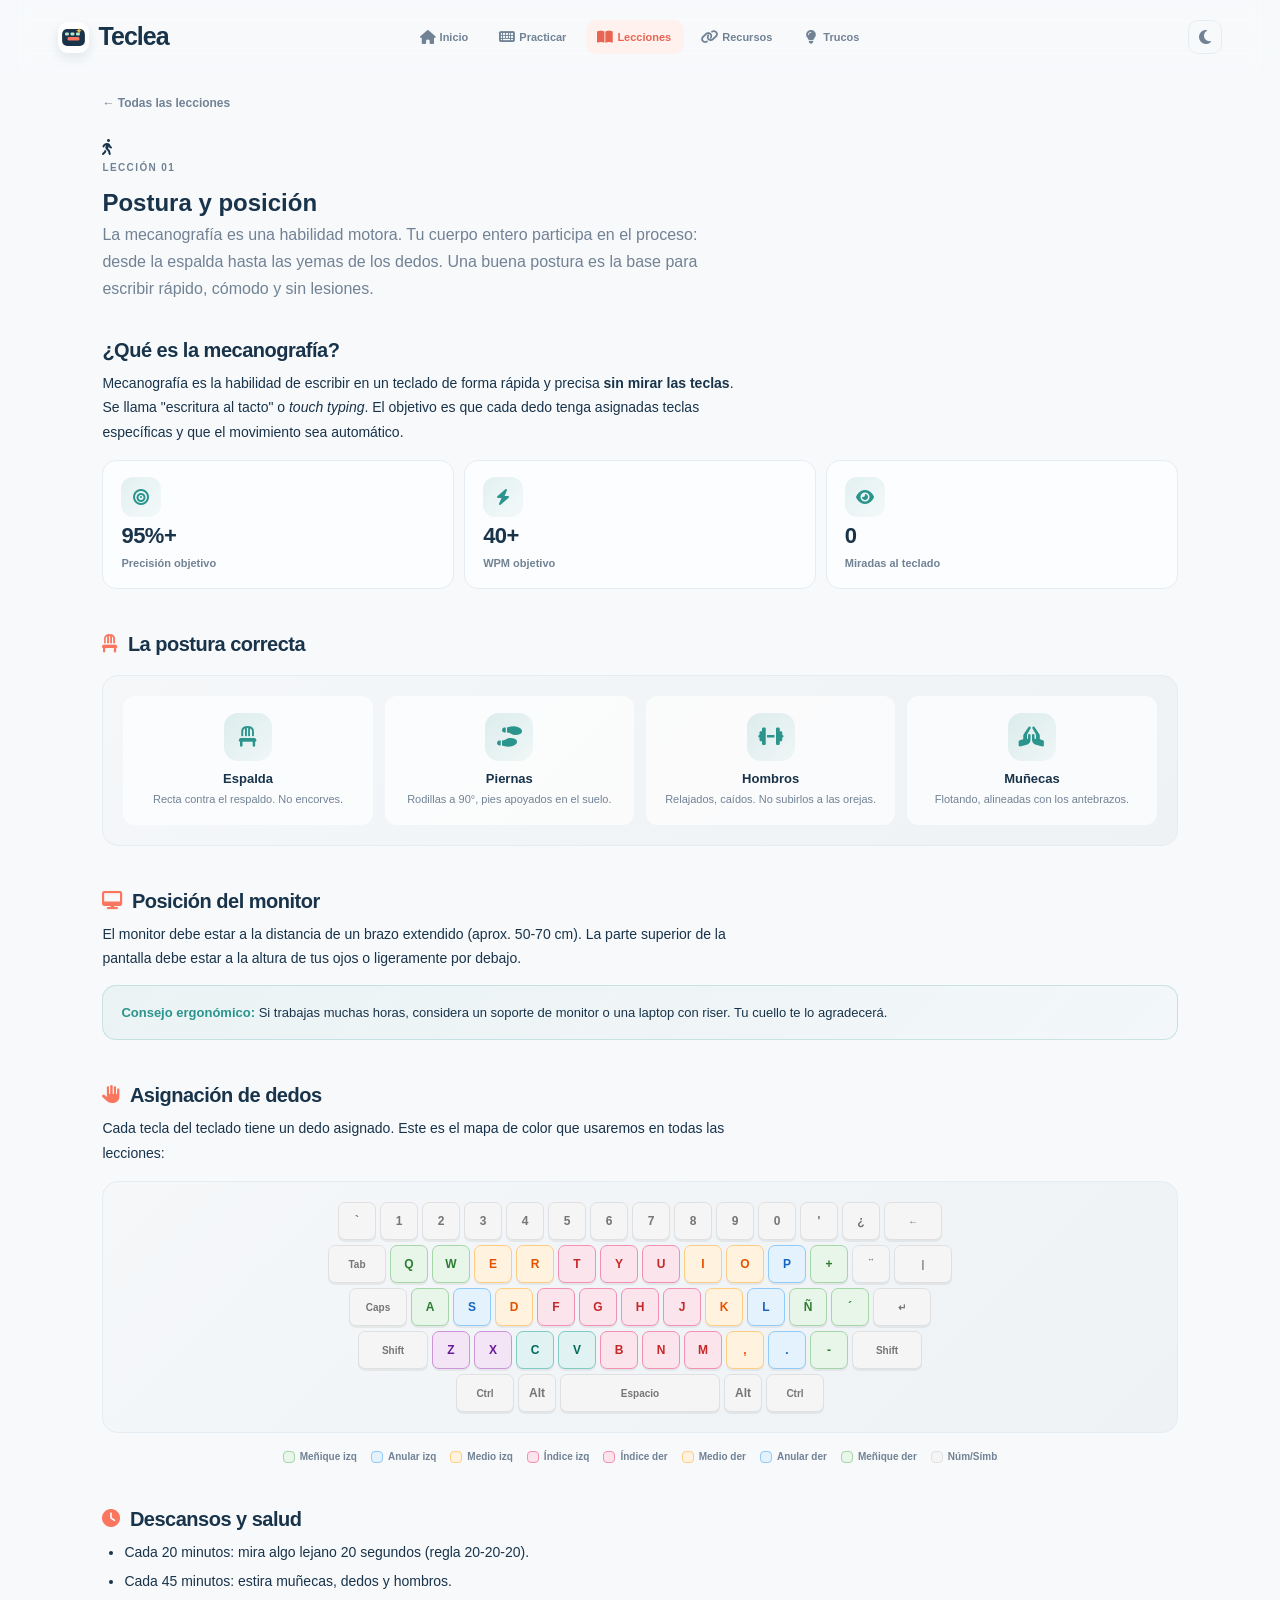
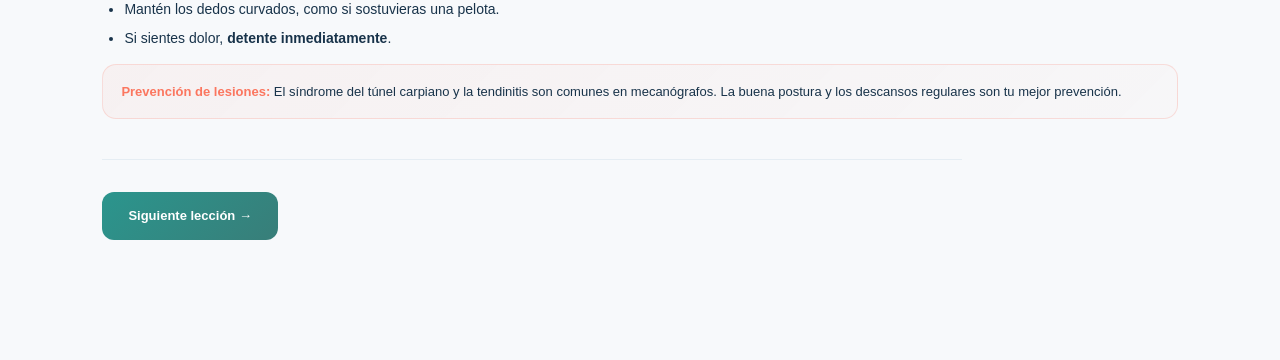
<file: pages/lecciones/leccion-01.html>
<!doctype html><html lang="es"><head><meta charset="UTF-8"><meta name="viewport" content="width=device-width,initial-scale=1.0"><title>Lección 01 | Teclea</title><link rel="stylesheet" href="../../assets/css/styles.css"><link rel="stylesheet" href="../../assets/css/layout.css"><link rel="stylesheet" href="../../assets/css/lessons.css"><link rel="stylesheet" href="../../assets/css/icons.css"><link rel="stylesheet" href="../../assets/css/theme.css"><link rel="stylesheet" href="https://cdnjs.cloudflare.com/ajax/libs/font-awesome/6.5.1/css/all.min.css"></head><body><main class="standalone-page"><header class="topbar site-header"><a class="brand" href="../../index.html" aria-label="Teclea inicio"><span class="brand-mark">T</span><span>Teclea</span></a><nav class="header-nav" aria-label="Navegación principal"><a href="../../index.html"><i class="fa-solid fa-house"></i>Inicio</a><a href="../practicar.html"><i class="fa-solid fa-keyboard"></i>Practicar</a><a class="active" href="../lecciones.html"><i class="fa-solid fa-book-open"></i>Lecciones</a><a href="../recursos.html"><i class="fa-solid fa-link"></i>Recursos</a><a href="../trucos.html"><i class="fa-solid fa-lightbulb"></i>Trucos</a></nav><div class="header-status"><button class="theme-toggle" id="themeToggle" type="button" aria-label="Activar modo oscuro" title="Cambiar modo"><i class="fa-solid fa-moon" aria-hidden="true"></i></button></div></header><a class="back-link" href="../lecciones.html">← Todas las lecciones</a><section class="lesson-detail"><span class="lesson-icon"><i class="fa-solid fa-person-walking"></i></span><p class="eyebrow">LECCIÓN 01</p><h1>Postura y posición</h1><p class="lesson-lead">La mecanografía es una habilidad motora. Tu cuerpo entero participa en el proceso: desde la espalda hasta las yemas de los dedos. Una buena postura es la base para escribir rápido, cómodo y sin lesiones.</p><div class="lesson-section"><h2>¿Qué es la mecanografía?</h2><p>Mecanografía es la habilidad de escribir en un teclado de forma rápida y precisa <strong>sin mirar las teclas</strong>. Se llama "escritura al tacto" o <em>touch typing</em>. El objetivo es que cada dedo tenga asignadas teclas específicas y que el movimiento sea automático.</p><div class="metric-grid"><div class="metric-card"><span class="metric-icon"><i class="fa-solid fa-bullseye"></i></span><span class="metric-value">95%+</span><span class="metric-label">Precisión objetivo</span></div><div class="metric-card"><span class="metric-icon"><i class="fa-solid fa-bolt"></i></span><span class="metric-value">40+</span><span class="metric-label">WPM objetivo</span></div><div class="metric-card"><span class="metric-icon"><i class="fa-solid fa-eye"></i></span><span class="metric-value">0</span><span class="metric-label">Miradas al teclado</span></div></div></div><div class="lesson-section"><h2><i class="fa-solid fa-chair"></i> La postura correcta</h2><div class="posture-diagram"><div class="posture-item"><div class="posture-icon"><i class="fa-solid fa-chair"></i></div><div class="posture-text"><strong>Espalda</strong><p>Recta contra el respaldo. No encorves.</p></div></div><div class="posture-item"><div class="posture-icon"><i class="fa-solid fa-shoe-prints"></i></div><div class="posture-text"><strong>Piernas</strong><p>Rodillas a 90°, pies apoyados en el suelo.</p></div></div><div class="posture-item"><div class="posture-icon"><i class="fa-solid fa-dumbbell"></i></div><div class="posture-text"><strong>Hombros</strong><p>Relajados, caídos. No subirlos a las orejas.</p></div></div><div class="posture-item"><div class="posture-icon"><i class="fa-solid fa-hands-praying"></i></div><div class="posture-text"><strong>Muñecas</strong><p>Flotando, alineadas con los antebrazos.</p></div></div></div></div><div class="lesson-section"><h2><i class="fa-solid fa-desktop"></i> Posición del monitor</h2><p>El monitor debe estar a la distancia de un brazo extendido (aprox. 50-70 cm). La parte superior de la pantalla debe estar a la altura de tus ojos o ligeramente por debajo.</p><div class="tip-box"><strong>Consejo ergonómico:</strong> Si trabajas muchas horas, considera un soporte de monitor o una laptop con riser. Tu cuello te lo agradecerá.</div></div><div class="lesson-section"><h2><i class="fa-solid fa-hand"></i> Asignación de dedos</h2><p>Cada tecla del teclado tiene un dedo asignado. Este es el mapa de color que usaremos en todas las lecciones:</p><div class="full-keyboard-diagram"><div class="kb-row"><span class="kb-key num-row">`</span><span class="kb-key num-row">1</span><span class="kb-key num-row">2</span><span class="kb-key num-row">3</span><span class="kb-key num-row">4</span><span class="kb-key num-row">5</span><span class="kb-key num-row">6</span><span class="kb-key num-row">7</span><span class="kb-key num-row">8</span><span class="kb-key num-row">9</span><span class="kb-key num-row">0</span><span class="kb-key num-row">'</span><span class="kb-key num-row">¿</span><span class="kb-key num-row wide">←</span></div><div class="kb-row"><span class="kb-key num-row wide">Tab</span><span class="kb-key f-a">Q</span><span class="kb-key f-a">W</span><span class="kb-key f-d">E</span><span class="kb-key f-d">R</span><span class="kb-key f-f">T</span><span class="kb-key f-j">Y</span><span class="kb-key f-j">U</span><span class="kb-key f-k">I</span><span class="kb-key f-k">O</span><span class="kb-key f-l">P</span><span class="kb-key f-ñ">+</span><span class="kb-key num-row">¨</span><span class="kb-key num-row wide">|</span></div><div class="kb-row"><span class="kb-key num-row wide">Caps</span><span class="kb-key f-a">A</span><span class="kb-key f-s">S</span><span class="kb-key f-d">D</span><span class="kb-key f-f">F</span><span class="kb-key f-f">G</span><span class="kb-key f-j">H</span><span class="kb-key f-j">J</span><span class="kb-key f-k">K</span><span class="kb-key f-l">L</span><span class="kb-key f-ñ">Ñ</span><span class="kb-key f-ñ">´</span><span class="kb-key num-row wide">↵</span></div><div class="kb-row"><span class="kb-key num-row wide shift-key">Shift</span><span class="kb-key f-z">Z</span><span class="kb-key f-z">X</span><span class="kb-key f-c">C</span><span class="kb-key f-c">V</span><span class="kb-key f-f">B</span><span class="kb-key f-j">N</span><span class="kb-key f-j">M</span><span class="kb-key f-k">,</span><span class="kb-key f-l">.</span><span class="kb-key f-ñ">-</span><span class="kb-key num-row wide shift-key">Shift</span></div><div class="kb-row"><span class="kb-key num-row wide">Ctrl</span><span class="kb-key num-row">Alt</span><span class="kb-key num-row wide space">Espacio</span><span class="kb-key num-row">Alt</span><span class="kb-key num-row wide">Ctrl</span></div></div><div class="finger-legend"><span class="legend-item"><span class="legend-color f-a"></span>Meñique izq</span><span class="legend-item"><span class="legend-color f-s"></span>Anular izq</span><span class="legend-item"><span class="legend-color f-d"></span>Medio izq</span><span class="legend-item"><span class="legend-color f-f"></span>Índice izq</span><span class="legend-item"><span class="legend-color f-j"></span>Índice der</span><span class="legend-item"><span class="legend-color f-k"></span>Medio der</span><span class="legend-item"><span class="legend-color f-l"></span>Anular der</span><span class="legend-item"><span class="legend-color f-ñ"></span>Meñique der</span><span class="legend-item"><span class="legend-color num-row"></span>Núm/Símb</span></div></div><div class="lesson-section"><h2><i class="fa-solid fa-clock"></i> Descansos y salud</h2><ul><li>Cada 20 minutos: mira algo lejano 20 segundos (regla 20-20-20).</li><li>Cada 45 minutos: estira muñecas, dedos y hombros.</li><li>Mantén los dedos curvados, como si sostuvieras una pelota.</li><li>Si sientes dolor, <strong>detente inmediatamente</strong>.</li></ul><div class="warning-box"><strong>Prevención de lesiones:</strong> El síndrome del túnel carpiano y la tendinitis son comunes en mecanógrafos. La buena postura y los descansos regulares son tu mejor prevención.</div></div><div class="lesson-nav"><a class="primary-button" href="leccion-02.html">Siguiente lección →</a></div></section></main><script src="../../assets/js/theme.js"></script></body></html>
</file>
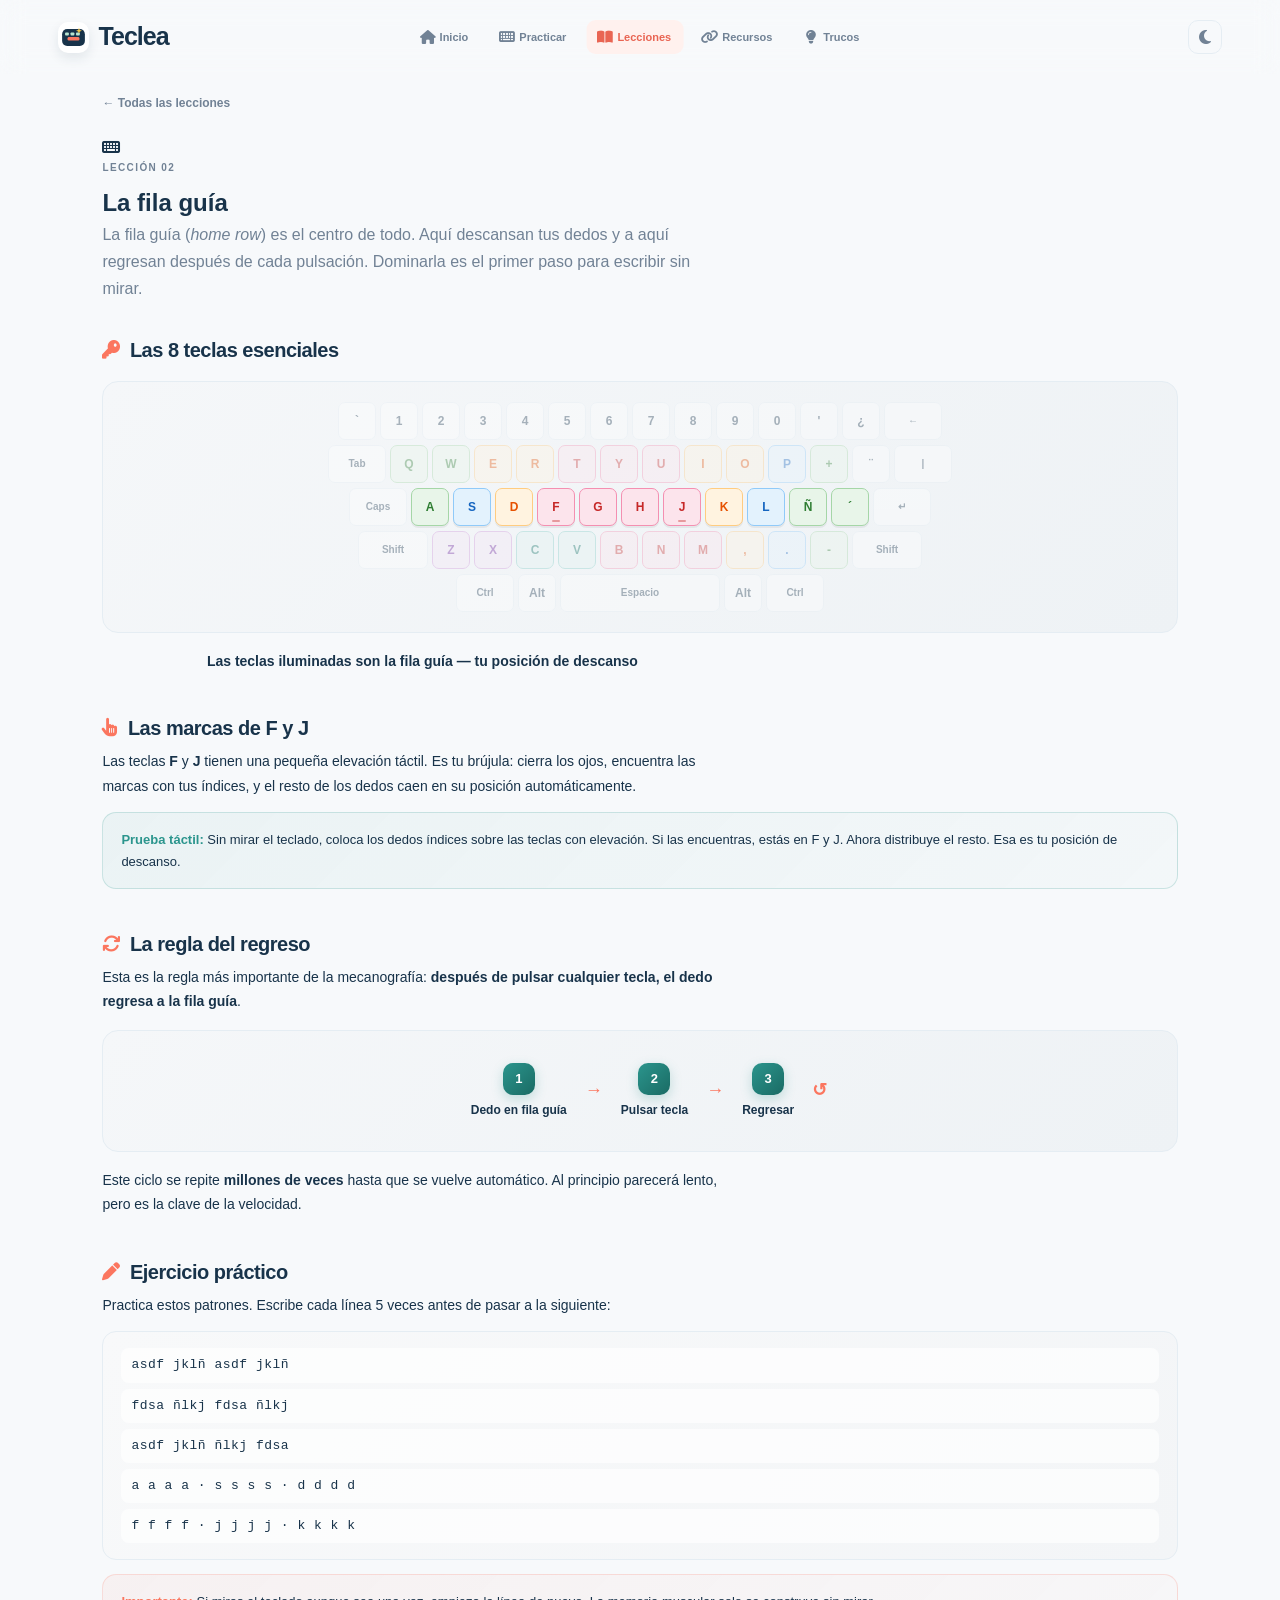
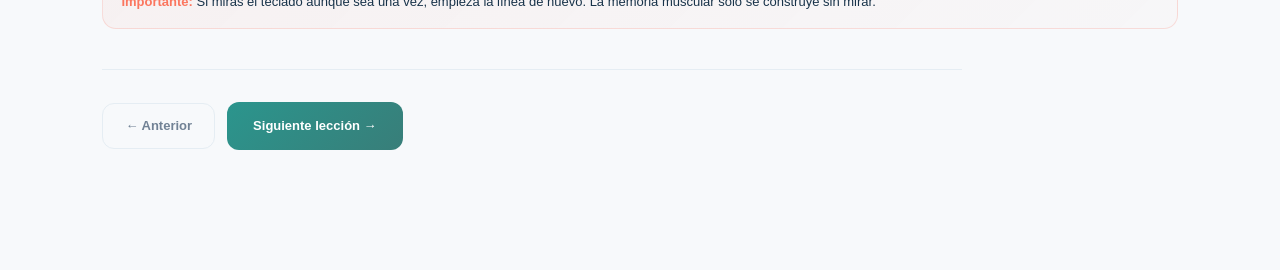
<file: pages/lecciones/leccion-02.html>
<!doctype html><html lang="es"><head><meta charset="UTF-8"><meta name="viewport" content="width=device-width,initial-scale=1.0"><title>Lección 02 | Teclea</title><link rel="stylesheet" href="../../assets/css/styles.css"><link rel="stylesheet" href="../../assets/css/layout.css"><link rel="stylesheet" href="../../assets/css/lessons.css"><link rel="stylesheet" href="../../assets/css/icons.css"><link rel="stylesheet" href="../../assets/css/theme.css"><link rel="stylesheet" href="https://cdnjs.cloudflare.com/ajax/libs/font-awesome/6.5.1/css/all.min.css"></head><body><main class="standalone-page"><header class="topbar site-header"><a class="brand" href="../../index.html" aria-label="Teclea inicio"><span class="brand-mark">T</span><span>Teclea</span></a><nav class="header-nav" aria-label="Navegación principal"><a href="../../index.html"><i class="fa-solid fa-house"></i>Inicio</a><a href="../practicar.html"><i class="fa-solid fa-keyboard"></i>Practicar</a><a class="active" href="../lecciones.html"><i class="fa-solid fa-book-open"></i>Lecciones</a><a href="../recursos.html"><i class="fa-solid fa-link"></i>Recursos</a><a href="../trucos.html"><i class="fa-solid fa-lightbulb"></i>Trucos</a></nav><div class="header-status"><button class="theme-toggle" id="themeToggle" type="button" aria-label="Activar modo oscuro" title="Cambiar modo"><i class="fa-solid fa-moon" aria-hidden="true"></i></button></div></header><a class="back-link" href="../lecciones.html">← Todas las lecciones</a><section class="lesson-detail"><span class="lesson-icon"><i class="fa-solid fa-keyboard"></i></span><p class="eyebrow">LECCIÓN 02</p><h1>La fila guía</h1><p class="lesson-lead">La fila guía (<em>home row</em>) es el centro de todo. Aquí descansan tus dedos y a aquí regresan después de cada pulsación. Dominarla es el primer paso para escribir sin mirar.</p><div class="lesson-section"><h2><i class="fa-solid fa-key"></i> Las 8 teclas esenciales</h2><div class="full-keyboard-diagram"><div class="kb-row"><span class="kb-key dim">`</span><span class="kb-key dim">1</span><span class="kb-key dim">2</span><span class="kb-key dim">3</span><span class="kb-key dim">4</span><span class="kb-key dim">5</span><span class="kb-key dim">6</span><span class="kb-key dim">7</span><span class="kb-key dim">8</span><span class="kb-key dim">9</span><span class="kb-key dim">0</span><span class="kb-key dim">'</span><span class="kb-key dim">¿</span><span class="kb-key dim wide">←</span></div><div class="kb-row"><span class="kb-key dim wide">Tab</span><span class="kb-key f-a dim">Q</span><span class="kb-key f-a dim">W</span><span class="kb-key f-d dim">E</span><span class="kb-key f-d dim">R</span><span class="kb-key f-f dim">T</span><span class="kb-key f-j dim">Y</span><span class="kb-key f-j dim">U</span><span class="kb-key f-k dim">I</span><span class="kb-key f-k dim">O</span><span class="kb-key f-l dim">P</span><span class="kb-key f-ñ dim">+</span><span class="kb-key dim">¨</span><span class="kb-key dim wide">|</span></div><div class="kb-row"><span class="kb-key dim wide">Caps</span><span class="kb-key f-a">A</span><span class="kb-key f-s">S</span><span class="kb-key f-d">D</span><span class="kb-key f-f home-key">F</span><span class="kb-key f-f">G</span><span class="kb-key f-j">H</span><span class="kb-key f-j home-key">J</span><span class="kb-key f-k">K</span><span class="kb-key f-l">L</span><span class="kb-key f-ñ">Ñ</span><span class="kb-key f-ñ">´</span><span class="kb-key dim wide">↵</span></div><div class="kb-row"><span class="kb-key dim wide shift-key">Shift</span><span class="kb-key f-z dim">Z</span><span class="kb-key f-z dim">X</span><span class="kb-key f-c dim">C</span><span class="kb-key f-c dim">V</span><span class="kb-key f-f dim">B</span><span class="kb-key f-j dim">N</span><span class="kb-key f-j dim">M</span><span class="kb-key f-k dim">,</span><span class="kb-key f-l dim">.</span><span class="kb-key f-ñ dim">-</span><span class="kb-key dim wide shift-key">Shift</span></div><div class="kb-row"><span class="kb-key dim wide">Ctrl</span><span class="kb-key dim">Alt</span><span class="kb-key dim wide space">Espacio</span><span class="kb-key dim">Alt</span><span class="kb-key dim wide">Ctrl</span></div></div><p class="diagram-caption">Las teclas iluminadas son la fila guía — tu posición de descanso</p></div><div class="lesson-section"><h2><i class="fa-solid fa-hand-pointer"></i> Las marcas de F y J</h2><p>Las teclas <strong>F</strong> y <strong>J</strong> tienen una pequeña elevación táctil. Es tu brújula: cierra los ojos, encuentra las marcas con tus índices, y el resto de los dedos caen en su posición automáticamente.</p><div class="tip-box"><strong>Prueba táctil:</strong> Sin mirar el teclado, coloca los dedos índices sobre las teclas con elevación. Si las encuentras, estás en F y J. Ahora distribuye el resto. Esa es tu posición de descanso.</div></div><div class="lesson-section"><h2><i class="fa-solid fa-arrows-rotate"></i> La regla del regreso</h2><p>Esta es la regla más importante de la mecanografía: <strong>después de pulsar cualquier tecla, el dedo regresa a la fila guía</strong>.</p><div class="step-flow"><div class="step"><span class="step-num">1</span><span class="step-text">Dedo en fila guía</span></div><div class="step-arrow">→</div><div class="step"><span class="step-num">2</span><span class="step-text">Pulsar tecla</span></div><div class="step-arrow">→</div><div class="step"><span class="step-num">3</span><span class="step-text">Regresar</span></div><div class="step-arrow">↺</div></div><p>Este ciclo se repite <strong>millones de veces</strong> hasta que se vuelve automático. Al principio parecerá lento, pero es la clave de la velocidad.</p></div><div class="lesson-section"><h2><i class="fa-solid fa-pen"></i> Ejercicio práctico</h2><p>Practica estos patrones. Escribe cada línea 5 veces antes de pasar a la siguiente:</p><div class="pattern-box"><code>asdf jklñ asdf jklñ</code><code>fdsa ñlkj fdsa ñlkj</code><code>asdf jklñ ñlkj fdsa</code><code>a a a a · s s s s · d d d d</code><code>f f f f · j j j j · k k k k</code></div><div class="warning-box"><strong>Importante:</strong> Si miras el teclado aunque sea una vez, empieza la línea de nuevo. La memoria muscular solo se construye sin mirar.</div></div><div class="lesson-nav"><a class="outline-button" href="leccion-01.html">← Anterior</a><a class="primary-button" href="leccion-03.html">Siguiente lección →</a></div></section></main><script src="../../assets/js/theme.js"></script></body></html>
</file>
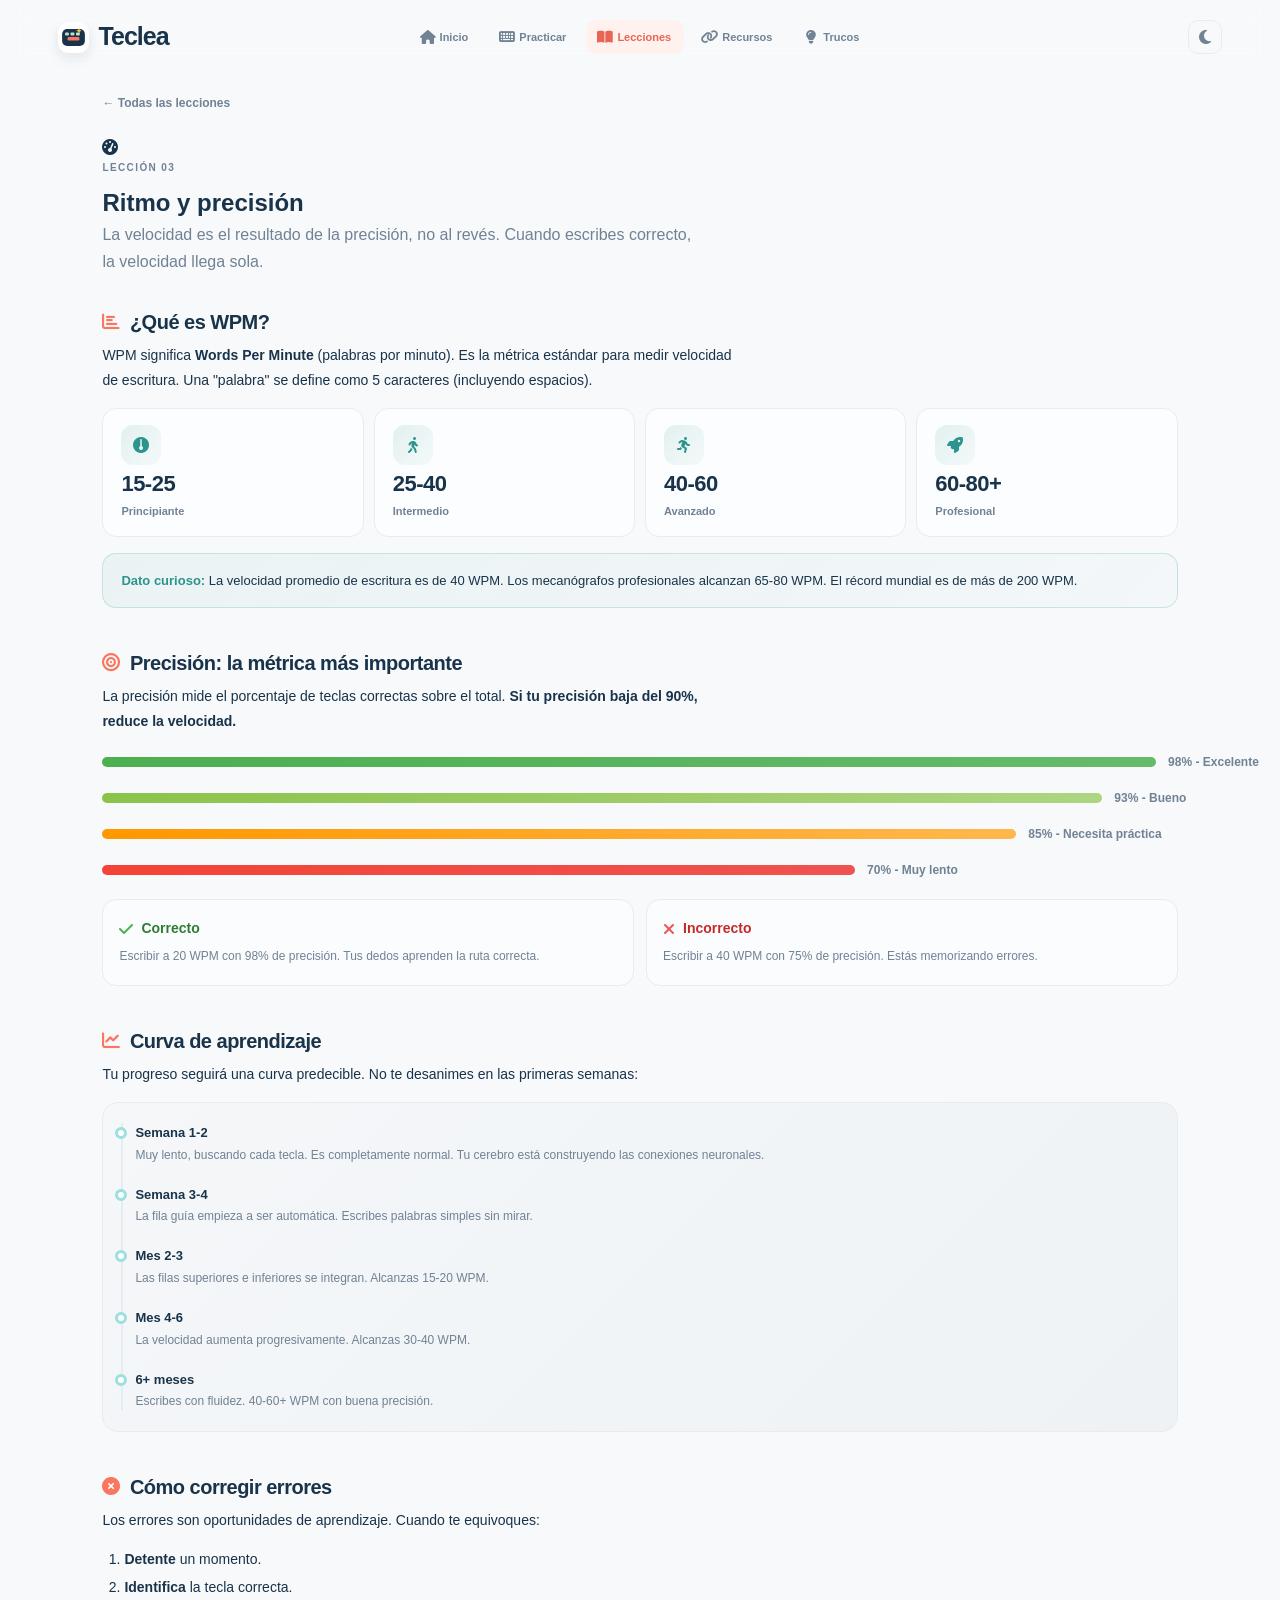
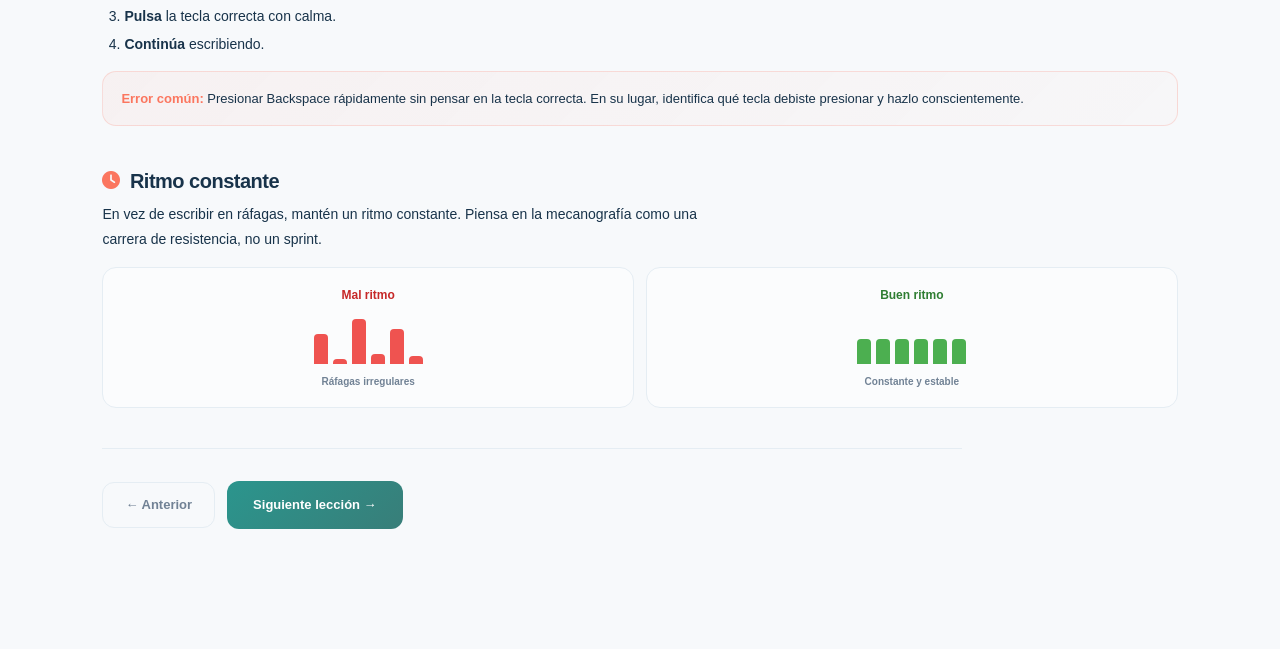
<file: pages/lecciones/leccion-03.html>
<!doctype html><html lang="es"><head><meta charset="UTF-8"><meta name="viewport" content="width=device-width,initial-scale=1.0"><title>Lección 03 | Teclea</title><link rel="stylesheet" href="../../assets/css/styles.css"><link rel="stylesheet" href="../../assets/css/layout.css"><link rel="stylesheet" href="../../assets/css/lessons.css"><link rel="stylesheet" href="../../assets/css/icons.css"><link rel="stylesheet" href="../../assets/css/theme.css"><link rel="stylesheet" href="https://cdnjs.cloudflare.com/ajax/libs/font-awesome/6.5.1/css/all.min.css"></head><body><main class="standalone-page"><header class="topbar site-header"><a class="brand" href="../../index.html" aria-label="Teclea inicio"><span class="brand-mark">T</span><span>Teclea</span></a><nav class="header-nav" aria-label="Navegación principal"><a href="../../index.html"><i class="fa-solid fa-house"></i>Inicio</a><a href="../practicar.html"><i class="fa-solid fa-keyboard"></i>Practicar</a><a class="active" href="../lecciones.html"><i class="fa-solid fa-book-open"></i>Lecciones</a><a href="../recursos.html"><i class="fa-solid fa-link"></i>Recursos</a><a href="../trucos.html"><i class="fa-solid fa-lightbulb"></i>Trucos</a></nav><div class="header-status"><button class="theme-toggle" id="themeToggle" type="button" aria-label="Activar modo oscuro" title="Cambiar modo"><i class="fa-solid fa-moon" aria-hidden="true"></i></button></div></header><a class="back-link" href="../lecciones.html">← Todas las lecciones</a><section class="lesson-detail"><span class="lesson-icon"><i class="fa-solid fa-gauge-high"></i></span><p class="eyebrow">LECCIÓN 03</p><h1>Ritmo y precisión</h1><p class="lesson-lead">La velocidad es el resultado de la precisión, no al revés. Cuando escribes correcto, la velocidad llega sola.</p><div class="lesson-section"><h2><i class="fa-solid fa-chart-bar"></i> ¿Qué es WPM?</h2><p>WPM significa <strong>Words Per Minute</strong> (palabras por minuto). Es la métrica estándar para medir velocidad de escritura. Una "palabra" se define como 5 caracteres (incluyendo espacios).</p><div class="metric-grid"><div class="metric-card"><span class="metric-icon"><i class="fa-solid fa-gauge-simple"></i></span><span class="metric-value">15-25</span><span class="metric-label">Principiante</span></div><div class="metric-card"><span class="metric-icon"><i class="fa-solid fa-person-walking"></i></span><span class="metric-value">25-40</span><span class="metric-label">Intermedio</span></div><div class="metric-card"><span class="metric-icon"><i class="fa-solid fa-person-running"></i></span><span class="metric-value">40-60</span><span class="metric-label">Avanzado</span></div><div class="metric-card"><span class="metric-icon"><i class="fa-solid fa-rocket"></i></span><span class="metric-value">60-80+</span><span class="metric-label">Profesional</span></div></div><div class="tip-box"><strong>Dato curioso:</strong> La velocidad promedio de escritura es de 40 WPM. Los mecanógrafos profesionales alcanzan 65-80 WPM. El récord mundial es de más de 200 WPM.</div></div><div class="lesson-section"><h2><i class="fa-solid fa-bullseye"></i> Precisión: la métrica más importante</h2><p>La precisión mide el porcentaje de teclas correctas sobre el total. <strong>Si tu precisión baja del 90%, reduce la velocidad.</strong></p><div class="accuracy-visual"><div class="accuracy-bar"><div class="accuracy-fill" style="width:98%"></div><span class="accuracy-text">98% - Excelente</span></div><div class="accuracy-bar"><div class="accuracy-fill good" style="width:93%"></div><span class="accuracy-text">93% - Bueno</span></div><div class="accuracy-bar"><div class="accuracy-fill ok" style="width:85%"></div><span class="accuracy-text">85% - Necesita práctica</span></div><div class="accuracy-bar"><div class="accuracy-fill bad" style="width:70%"></div><span class="accuracy-text">70% - Muy lento</span></div></div><div class="comparison-box"><div class="comparison-item correct"><h3><i class="fa-solid fa-check"></i> Correcto</h3><p>Escribir a 20 WPM con 98% de precisión. Tus dedos aprenden la ruta correcta.</p></div><div class="comparison-item wrong"><h3><i class="fa-solid fa-xmark"></i> Incorrecto</h3><p>Escribir a 40 WPM con 75% de precisión. Estás memorizando errores.</p></div></div></div><div class="lesson-section"><h2><i class="fa-solid fa-chart-line"></i> Curva de aprendizaje</h2><p>Tu progreso seguirá una curva predecible. No te desanimes en las primeras semanas:</p><div class="progress-timeline"><div class="timeline-item"><div class="timeline-dot"></div><div class="timeline-content"><strong>Semana 1-2</strong><p>Muy lento, buscando cada tecla. Es completamente normal. Tu cerebro está construyendo las conexiones neuronales.</p></div></div><div class="timeline-item"><div class="timeline-dot"></div><div class="timeline-content"><strong>Semana 3-4</strong><p>La fila guía empieza a ser automática. Escribes palabras simples sin mirar.</p></div></div><div class="timeline-item"><div class="timeline-dot"></div><div class="timeline-content"><strong>Mes 2-3</strong><p>Las filas superiores e inferiores se integran. Alcanzas 15-20 WPM.</p></div></div><div class="timeline-item"><div class="timeline-dot"></div><div class="timeline-content"><strong>Mes 4-6</strong><p>La velocidad aumenta progresivamente. Alcanzas 30-40 WPM.</p></div></div><div class="timeline-item"><div class="timeline-dot"></div><div class="timeline-content"><strong>6+ meses</strong><p>Escribes con fluidez. 40-60+ WPM con buena precisión.</p></div></div></div></div><div class="lesson-section"><h2><i class="fa-solid fa-circle-xmark"></i> Cómo corregir errores</h2><p>Los errores son oportunidades de aprendizaje. Cuando te equivoques:</p><ol><li><strong>Detente</strong> un momento.</li><li><strong>Identifica</strong> la tecla correcta.</li><li><strong>Pulsa</strong> la tecla correcta con calma.</li><li><strong>Continúa</strong> escribiendo.</li></ol><div class="warning-box"><strong>Error común:</strong> Presionar Backspace rápidamente sin pensar en la tecla correcta. En su lugar, identifica qué tecla debiste presionar y hazlo conscientemente.</div></div><div class="lesson-section"><h2><i class="fa-solid fa-clock"></i> Ritmo constante</h2><p>En vez de escribir en ráfagas, mantén un ritmo constante. Piensa en la mecanografía como una carrera de resistencia, no un sprint.</p><div class="rhythm-visual"><div class="rhythm bad"><span class="rhythm-label">Mal ritmo</span><div class="rhythm-bars"><span style="height:30px"></span><span style="height:5px"></span><span style="height:45px"></span><span style="height:10px"></span><span style="height:35px"></span><span style="height:8px"></span></div><span class="rhythm-desc">Ráfagas irregulares</span></div><div class="rhythm good"><span class="rhythm-label">Buen ritmo</span><div class="rhythm-bars"><span style="height:25px"></span><span style="height:25px"></span><span style="height:25px"></span><span style="height:25px"></span><span style="height:25px"></span><span style="height:25px"></span></div><span class="rhythm-desc">Constante y estable</span></div></div></div><div class="lesson-nav"><a class="outline-button" href="leccion-02.html">← Anterior</a><a class="primary-button" href="leccion-04.html">Siguiente lección →</a></div></section></main><script src="../../assets/js/theme.js"></script></body></html>
</file>
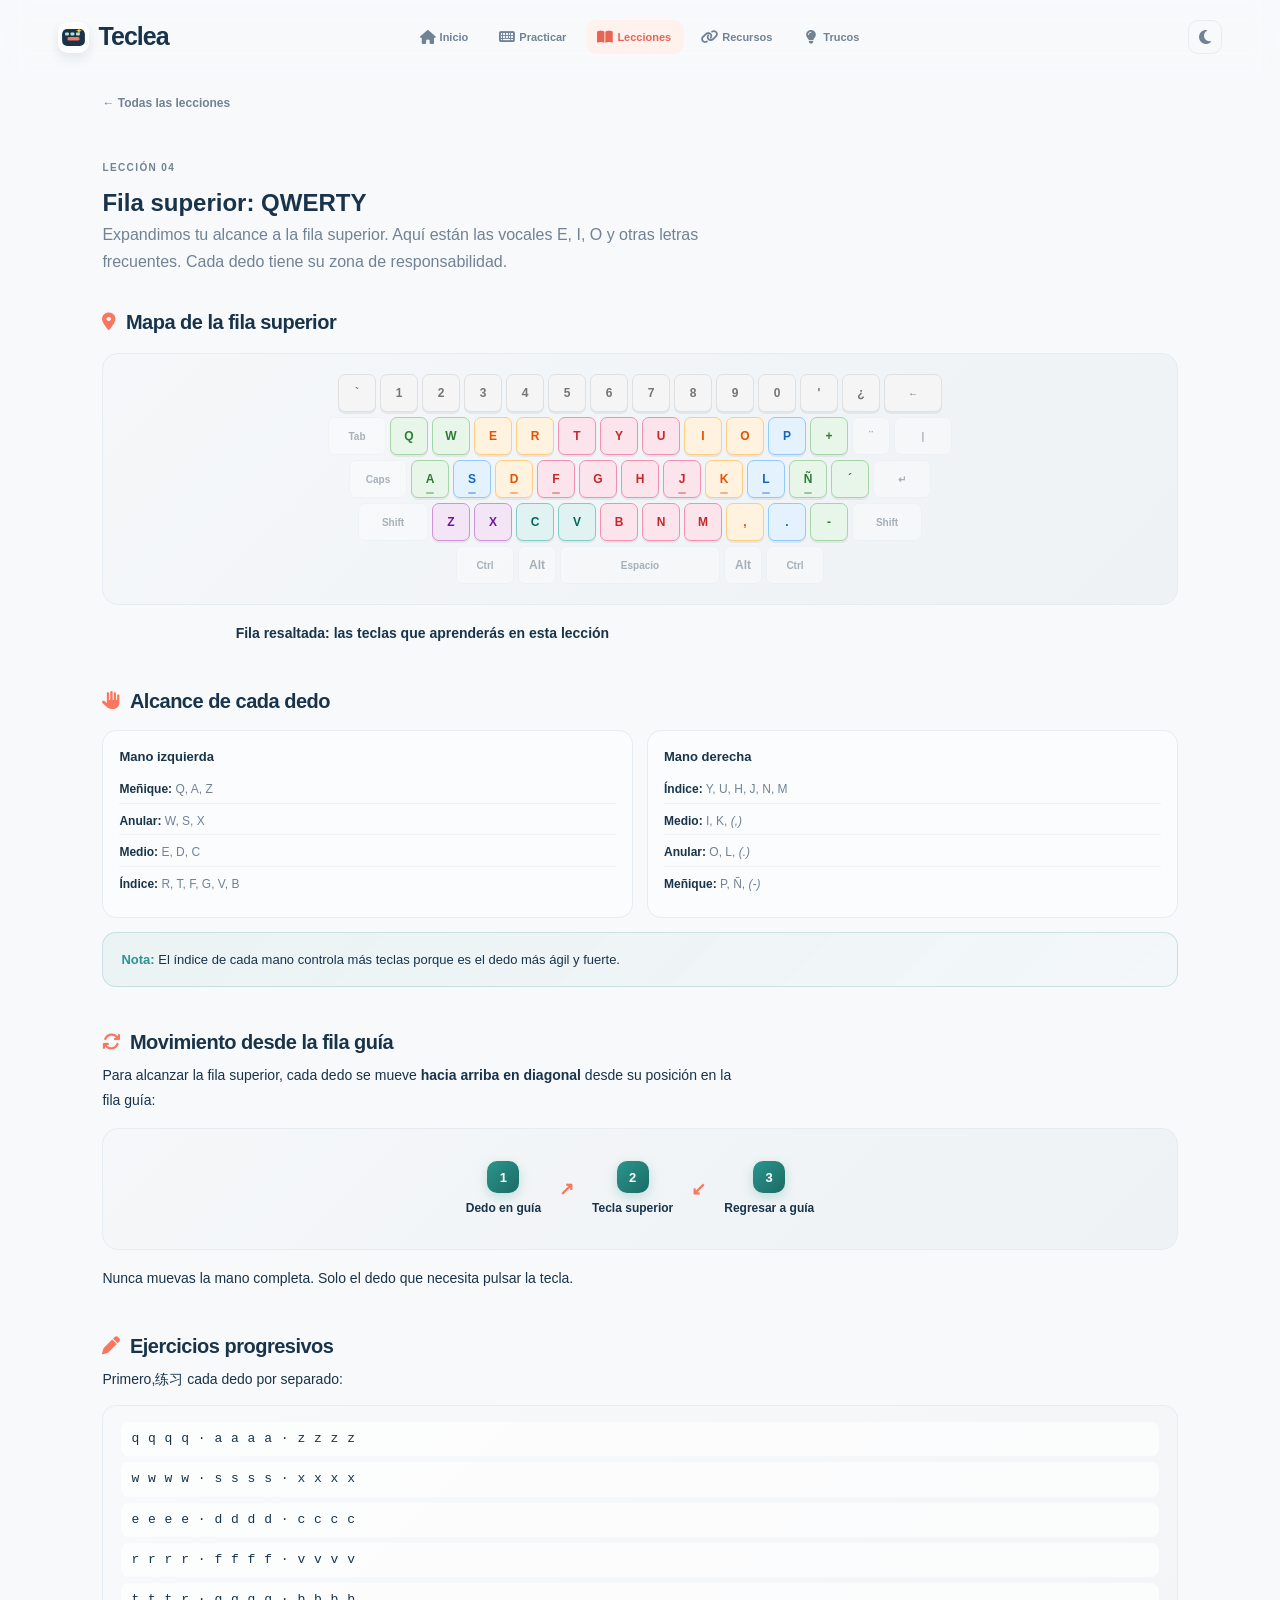
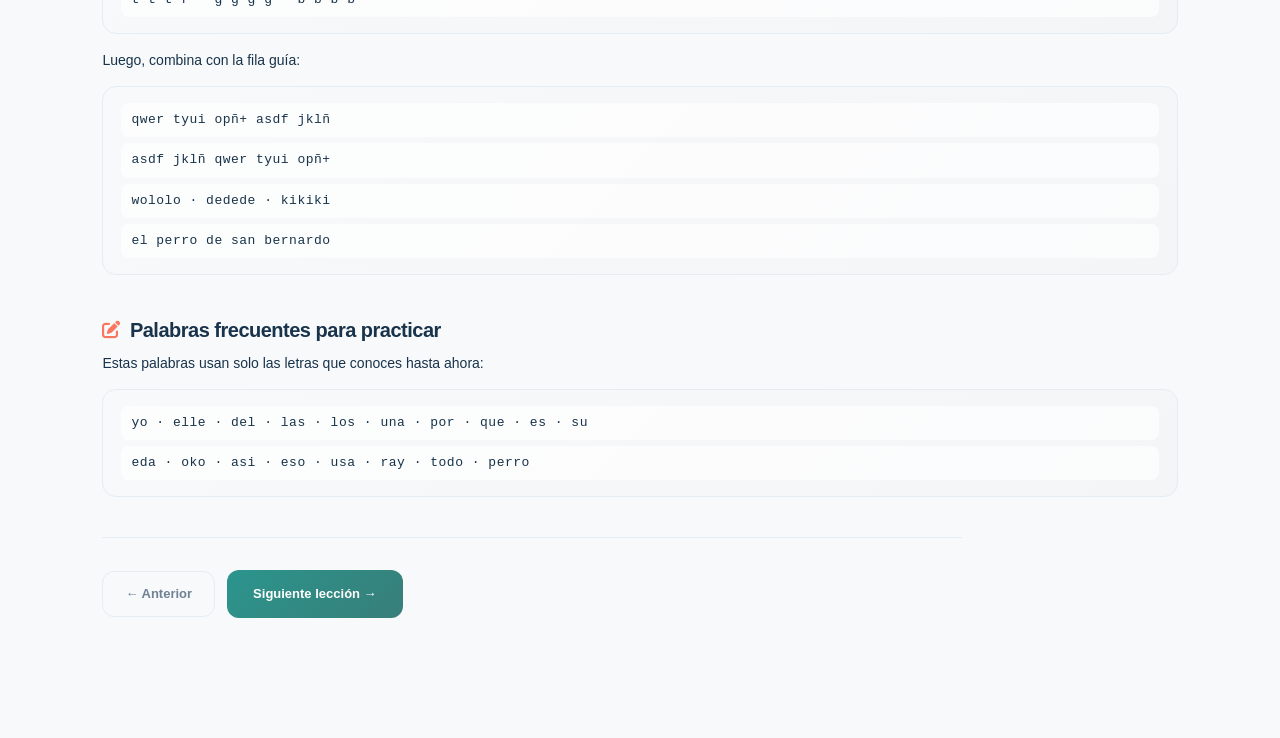
<file: pages/lecciones/leccion-04.html>
<!doctype html><html lang="es"><head><meta charset="UTF-8"><meta name="viewport" content="width=device-width,initial-scale=1.0"><title>Lección 04 | Teclea</title><link rel="stylesheet" href="../../assets/css/styles.css"><link rel="stylesheet" href="../../assets/css/layout.css"><link rel="stylesheet" href="../../assets/css/lessons.css"><link rel="stylesheet" href="../../assets/css/icons.css"><link rel="stylesheet" href="../../assets/css/theme.css"><link rel="stylesheet" href="https://cdnjs.cloudflare.com/ajax/libs/font-awesome/6.5.1/css/all.min.css"></head><body><main class="standalone-page"><header class="topbar site-header"><a class="brand" href="../../index.html" aria-label="Teclea inicio"><span class="brand-mark">T</span><span>Teclea</span></a><nav class="header-nav" aria-label="Navegación principal"><a href="../../index.html"><i class="fa-solid fa-house"></i>Inicio</a><a href="../practicar.html"><i class="fa-solid fa-keyboard"></i>Practicar</a><a class="active" href="../lecciones.html"><i class="fa-solid fa-book-open"></i>Lecciones</a><a href="../recursos.html"><i class="fa-solid fa-link"></i>Recursos</a><a href="../trucos.html"><i class="fa-solid fa-lightbulb"></i>Trucos</a></nav><div class="header-status"><button class="theme-toggle" id="themeToggle" type="button" aria-label="Activar modo oscuro" title="Cambiar modo"><i class="fa-solid fa-moon" aria-hidden="true"></i></button></div></header><a class="back-link" href="../lecciones.html">← Todas las lecciones</a><section class="lesson-detail"><span class="lesson-icon"><i class="fa-solid fa-arrow-up-right"></i></span><p class="eyebrow">LECCIÓN 04</p><h1>Fila superior: QWERTY</h1><p class="lesson-lead">Expandimos tu alcance a la fila superior. Aquí están las vocales E, I, O y otras letras frecuentes. Cada dedo tiene su zona de responsabilidad.</p><div class="lesson-section"><h2><i class="fa-solid fa-location-dot"></i> Mapa de la fila superior</h2><div class="full-keyboard-diagram"><div class="kb-row"><span class="kb-key num-row">`</span><span class="kb-key num-row">1</span><span class="kb-key num-row">2</span><span class="kb-key num-row">3</span><span class="kb-key num-row">4</span><span class="kb-key num-row">5</span><span class="kb-key num-row">6</span><span class="kb-key num-row">7</span><span class="kb-key num-row">8</span><span class="kb-key num-row">9</span><span class="kb-key num-row">0</span><span class="kb-key num-row">'</span><span class="kb-key num-row">¿</span><span class="kb-key num-row wide">←</span></div><div class="kb-row"><span class="kb-key dim wide">Tab</span><span class="kb-key f-a">Q</span><span class="kb-key f-a">W</span><span class="kb-key f-d">E</span><span class="kb-key f-d">R</span><span class="kb-key f-f">T</span><span class="kb-key f-j">Y</span><span class="kb-key f-j">U</span><span class="kb-key f-k">I</span><span class="kb-key f-k">O</span><span class="kb-key f-l">P</span><span class="kb-key f-ñ">+</span><span class="kb-key dim">¨</span><span class="kb-key dim wide">|</span></div><div class="kb-row"><span class="kb-key dim wide">Caps</span><span class="kb-key f-a home-key">A</span><span class="kb-key f-s home-key">S</span><span class="kb-key f-d home-key">D</span><span class="kb-key f-f home-key">F</span><span class="kb-key f-f">G</span><span class="kb-key f-j">H</span><span class="kb-key f-j home-key">J</span><span class="kb-key f-k home-key">K</span><span class="kb-key f-l home-key">L</span><span class="kb-key f-ñ home-key">Ñ</span><span class="kb-key f-ñ">´</span><span class="kb-key dim wide">↵</span></div><div class="kb-row"><span class="kb-key dim wide shift-key">Shift</span><span class="kb-key f-z">Z</span><span class="kb-key f-z">X</span><span class="kb-key f-c">C</span><span class="kb-key f-c">V</span><span class="kb-key f-f">B</span><span class="kb-key f-j">N</span><span class="kb-key f-j">M</span><span class="kb-key f-k">,</span><span class="kb-key f-l">.</span><span class="kb-key f-ñ">-</span><span class="kb-key dim wide shift-key">Shift</span></div><div class="kb-row"><span class="kb-key dim wide">Ctrl</span><span class="kb-key dim">Alt</span><span class="kb-key dim wide space">Espacio</span><span class="kb-key dim">Alt</span><span class="kb-key dim wide">Ctrl</span></div></div><p class="diagram-caption">Fila resaltada: las teclas que aprenderás en esta lección</p></div><div class="lesson-section"><h2><i class="fa-solid fa-hand"></i> Alcance de cada dedo</h2><div class="lesson-columns"><div class="lesson-col"><h3>Mano izquierda</h3><ul><li><strong>Meñique:</strong> Q, A, Z</li><li><strong>Anular:</strong> W, S, X</li><li><strong>Medio:</strong> E, D, C</li><li><strong>Índice:</strong> R, T, F, G, V, B</li></ul></div><div class="lesson-col"><h3>Mano derecha</h3><ul><li><strong>Índice:</strong> Y, U, H, J, N, M</li><li><strong>Medio:</strong> I, K, <em>(,)</em></li><li><strong>Anular:</strong> O, L, <em>(.)</em></li><li><strong>Meñique:</strong> P, Ñ, <em>(-)</em></li></ul></div></div><div class="tip-box"><strong>Nota:</strong> El índice de cada mano controla más teclas porque es el dedo más ágil y fuerte.</div></div><div class="lesson-section"><h2><i class="fa-solid fa-arrows-rotate"></i> Movimiento desde la fila guía</h2><p>Para alcanzar la fila superior, cada dedo se mueve <strong>hacia arriba en diagonal</strong> desde su posición en la fila guía:</p><div class="step-flow"><div class="step"><span class="step-num">1</span><span class="step-text">Dedo en guía</span></div><div class="step-arrow">↗</div><div class="step"><span class="step-num">2</span><span class="step-text">Tecla superior</span></div><div class="step-arrow">↙</div><div class="step"><span class="step-num">3</span><span class="step-text">Regresar a guía</span></div></div><p>Nunca muevas la mano completa. Solo el dedo que necesita pulsar la tecla.</p></div><div class="lesson-section"><h2><i class="fa-solid fa-pen"></i> Ejercicios progresivos</h2><p>Primero,练习 cada dedo por separado:</p><div class="pattern-box"><code>q q q q · a a a a · z z z z</code><code>w w w w · s s s s · x x x x</code><code>e e e e · d d d d · c c c c</code><code>r r r r · f f f f · v v v v</code><code>t t t r · g g g g · b b b b</code></div><p>Luego, combina con la fila guía:</p><div class="pattern-box"><code>qwer tyui opñ+ asdf jklñ</code><code>asdf jklñ qwer tyui opñ+</code><code>wololo · dedede · kikiki</code><code>el perro de san bernardo</code></div></div><div class="lesson-section"><h2><i class="fa-solid fa-pen-to-square"></i> Palabras frecuentes para practicar</h2><p>Estas palabras usan solo las letras que conoces hasta ahora:</p><div class="pattern-box"><code>yo · elle · del · las · los · una · por · que · es · su</code><code>eda · oko · asi · eso · usa · ray · todo · perro</code></div></div><div class="lesson-nav"><a class="outline-button" href="leccion-03.html">← Anterior</a><a class="primary-button" href="leccion-05.html">Siguiente lección →</a></div></section></main><script src="../../assets/js/theme.js"></script></body></html>
</file>
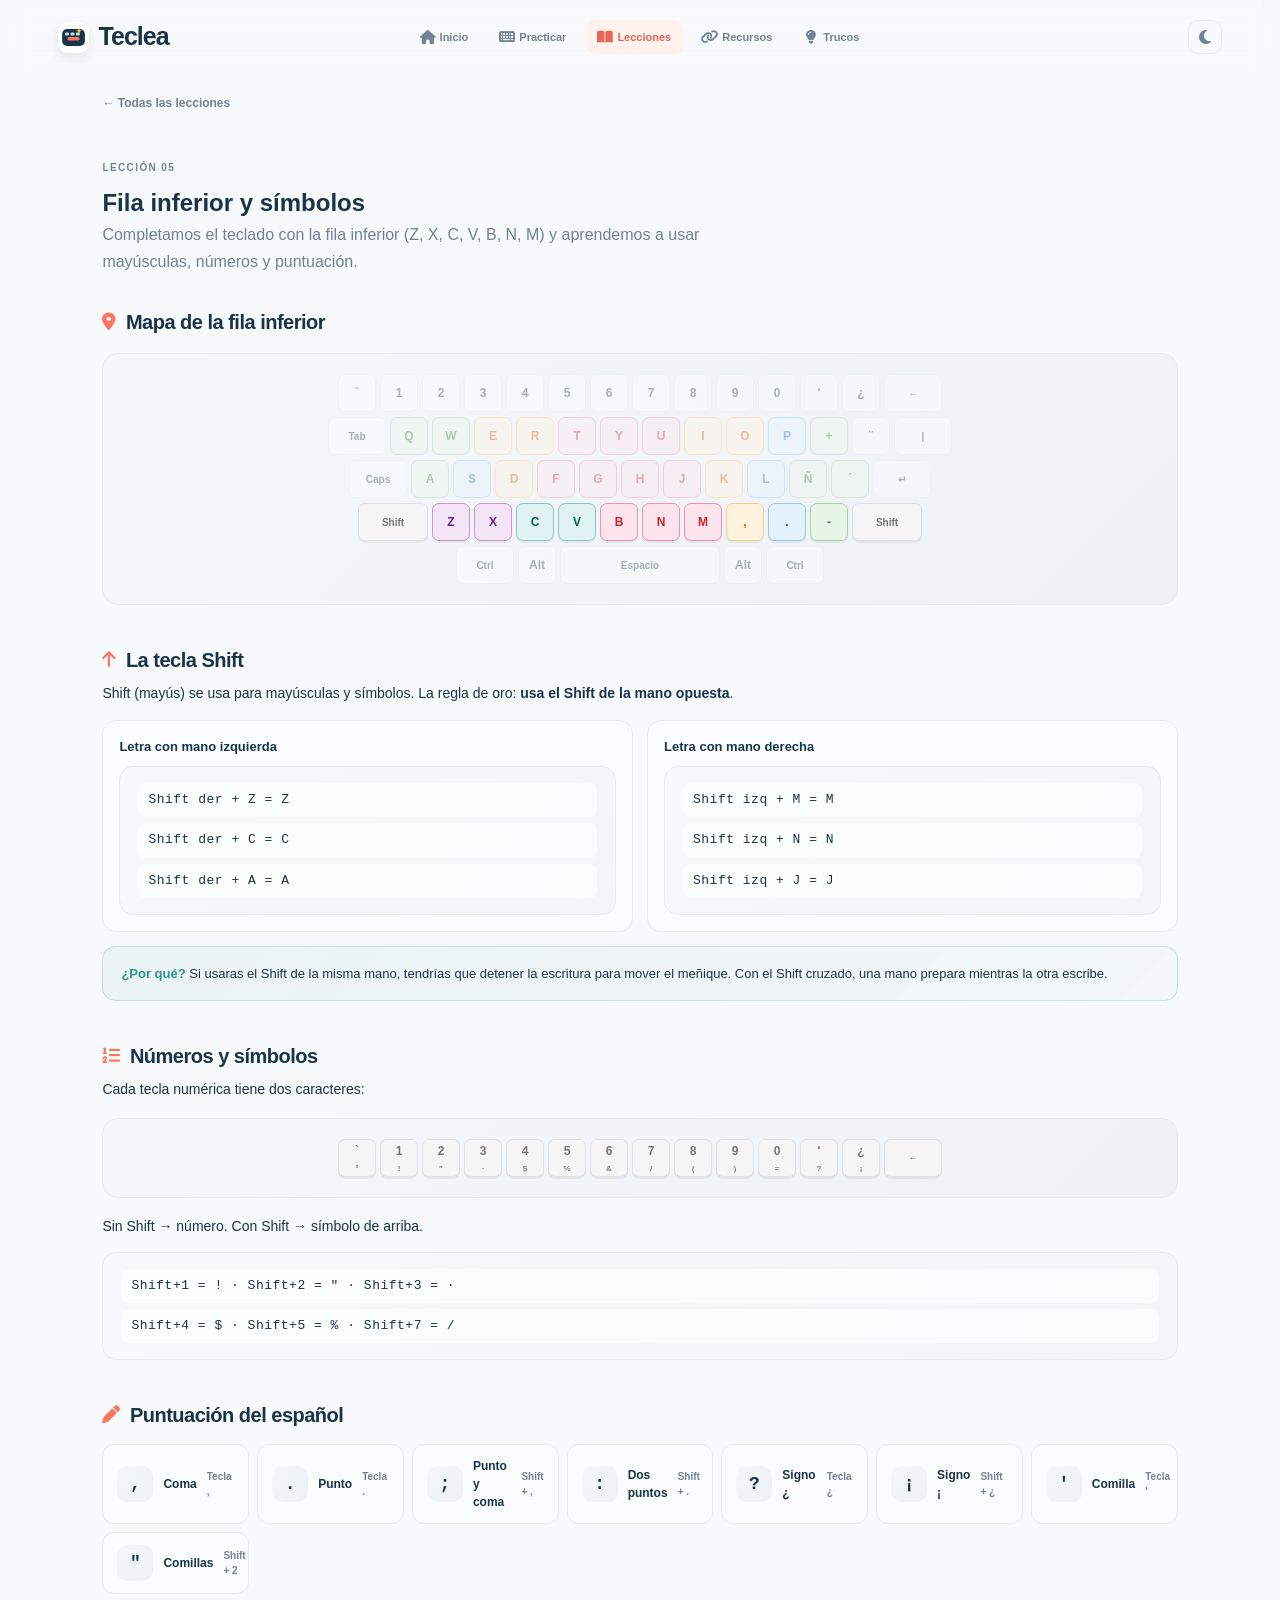
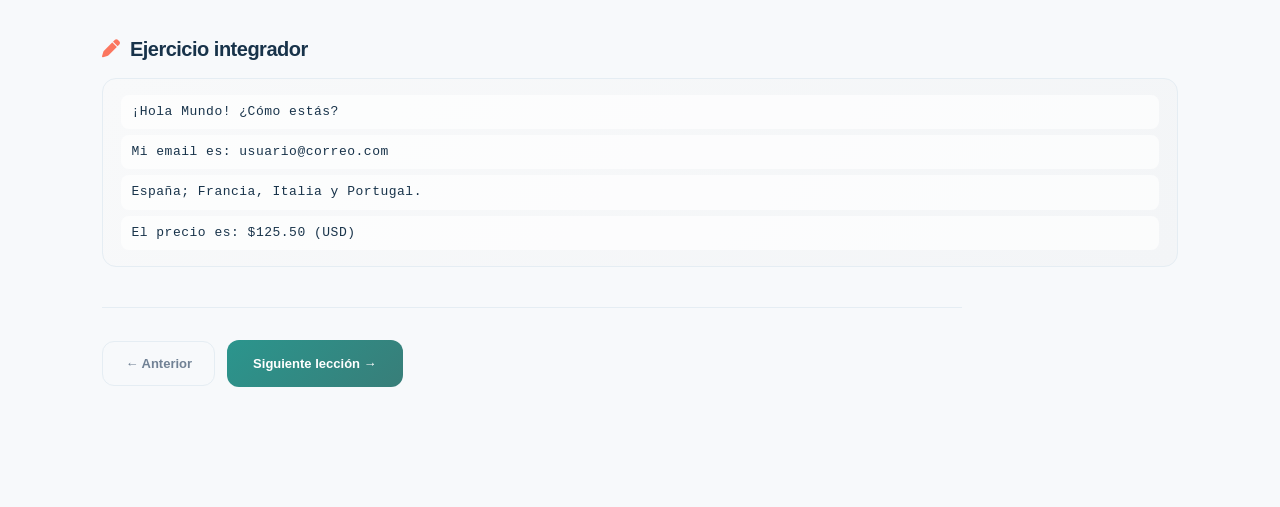
<file: pages/lecciones/leccion-05.html>
<!doctype html><html lang="es"><head><meta charset="UTF-8"><meta name="viewport" content="width=device-width,initial-scale=1.0"><title>Lección 05 | Teclea</title><link rel="stylesheet" href="../../assets/css/styles.css"><link rel="stylesheet" href="../../assets/css/layout.css"><link rel="stylesheet" href="../../assets/css/lessons.css"><link rel="stylesheet" href="../../assets/css/icons.css"><link rel="stylesheet" href="../../assets/css/theme.css"><link rel="stylesheet" href="https://cdnjs.cloudflare.com/ajax/libs/font-awesome/6.5.1/css/all.min.css"></head><body><main class="standalone-page"><header class="topbar site-header"><a class="brand" href="../../index.html" aria-label="Teclea inicio"><span class="brand-mark">T</span><span>Teclea</span></a><nav class="header-nav" aria-label="Navegación principal"><a href="../../index.html"><i class="fa-solid fa-house"></i>Inicio</a><a href="../practicar.html"><i class="fa-solid fa-keyboard"></i>Practicar</a><a class="active" href="../lecciones.html"><i class="fa-solid fa-book-open"></i>Lecciones</a><a href="../recursos.html"><i class="fa-solid fa-link"></i>Recursos</a><a href="../trucos.html"><i class="fa-solid fa-lightbulb"></i>Trucos</a></nav><div class="header-status"><button class="theme-toggle" id="themeToggle" type="button" aria-label="Activar modo oscuro" title="Cambiar modo"><i class="fa-solid fa-moon" aria-hidden="true"></i></button></div></header><a class="back-link" href="../lecciones.html">← Todas las lecciones</a><section class="lesson-detail"><span class="lesson-icon"><i class="fa-solid fa-hand-left"></i></span><p class="eyebrow">LECCIÓN 05</p><h1>Fila inferior y símbolos</h1><p class="lesson-lead">Completamos el teclado con la fila inferior (Z, X, C, V, B, N, M) y aprendemos a usar mayúsculas, números y puntuación.</p><div class="lesson-section"><h2><i class="fa-solid fa-location-dot"></i> Mapa de la fila inferior</h2><div class="full-keyboard-diagram"><div class="kb-row"><span class="kb-key dim">`</span><span class="kb-key dim">1</span><span class="kb-key dim">2</span><span class="kb-key dim">3</span><span class="kb-key dim">4</span><span class="kb-key dim">5</span><span class="kb-key dim">6</span><span class="kb-key dim">7</span><span class="kb-key dim">8</span><span class="kb-key dim">9</span><span class="kb-key dim">0</span><span class="kb-key dim">'</span><span class="kb-key dim">¿</span><span class="kb-key dim wide">←</span></div><div class="kb-row"><span class="kb-key dim wide">Tab</span><span class="kb-key f-a dim">Q</span><span class="kb-key f-a dim">W</span><span class="kb-key f-d dim">E</span><span class="kb-key f-d dim">R</span><span class="kb-key f-f dim">T</span><span class="kb-key f-j dim">Y</span><span class="kb-key f-j dim">U</span><span class="kb-key f-k dim">I</span><span class="kb-key f-k dim">O</span><span class="kb-key f-l dim">P</span><span class="kb-key f-ñ dim">+</span><span class="kb-key dim">¨</span><span class="kb-key dim wide">|</span></div><div class="kb-row"><span class="kb-key dim wide">Caps</span><span class="kb-key f-a dim">A</span><span class="kb-key f-s dim">S</span><span class="kb-key f-d dim">D</span><span class="kb-key f-f dim">F</span><span class="kb-key f-f dim">G</span><span class="kb-key f-j dim">H</span><span class="kb-key f-j dim">J</span><span class="kb-key f-k dim">K</span><span class="kb-key f-l dim">L</span><span class="kb-key f-ñ dim">Ñ</span><span class="kb-key f-ñ dim">´</span><span class="kb-key dim wide">↵</span></div><div class="kb-row"><span class="kb-key num-row wide shift-key">Shift</span><span class="kb-key f-z">Z</span><span class="kb-key f-z">X</span><span class="kb-key f-c">C</span><span class="kb-key f-c">V</span><span class="kb-key f-f">B</span><span class="kb-key f-j">N</span><span class="kb-key f-j">M</span><span class="kb-key f-k">,</span><span class="kb-key f-l">.</span><span class="kb-key f-ñ">-</span><span class="kb-key num-row wide shift-key">Shift</span></div><div class="kb-row"><span class="kb-key dim wide">Ctrl</span><span class="kb-key dim">Alt</span><span class="kb-key dim wide space">Espacio</span><span class="kb-key dim">Alt</span><span class="kb-key dim wide">Ctrl</span></div></div></div><div class="lesson-section"><h2><i class="fa-solid fa-arrow-up"></i>  La tecla Shift</h2><p>Shift (mayús) se usa para mayúsculas y símbolos. La regla de oro: <strong>usa el Shift de la mano opuesta</strong>.</p><div class="lesson-columns"><div class="lesson-col"><h3>Letra con mano izquierda</h3><div class="pattern-box"><code>Shift der + Z = Z</code><code>Shift der + C = C</code><code>Shift der + A = A</code></div></div><div class="lesson-col"><h3>Letra con mano derecha</h3><div class="pattern-box"><code>Shift izq + M = M</code><code>Shift izq + N = N</code><code>Shift izq + J = J</code></div></div></div><div class="tip-box"><strong>¿Por qué?</strong> Si usaras el Shift de la misma mano, tendrías que detener la escritura para mover el meñique. Con el Shift cruzado, una mano prepara mientras la otra escribe.</div></div><div class="lesson-section"><h2><i class="fa-solid fa-list-ol"></i> Números y símbolos</h2><p>Cada tecla numérica tiene dos caracteres:</p><div class="full-keyboard-diagram"><div class="kb-row"><span class="kb-key num-row">`<span class="kb-sub">º</span></span><span class="kb-key num-row">1<span class="kb-sub">!</span></span><span class="kb-key num-row">2<span class="kb-sub">"</span></span><span class="kb-key num-row">3<span class="kb-sub">·</span></span><span class="kb-key num-row">4<span class="kb-sub">$</span></span><span class="kb-key num-row">5<span class="kb-sub">%</span></span><span class="kb-key num-row">6<span class="kb-sub">&</span></span><span class="kb-key num-row">7<span class="kb-sub">/</span></span><span class="kb-key num-row">8<span class="kb-sub">(</span></span><span class="kb-key num-row">9<span class="kb-sub">)</span></span><span class="kb-key num-row">0<span class="kb-sub">=</span></span><span class="kb-key num-row">'<span class="kb-sub">?</span></span><span class="kb-key num-row">¿<span class="kb-sub">¡</span></span><span class="kb-key num-row wide">←</span></div></div><p>Sin Shift → número. Con Shift → símbolo de arriba.</p><div class="pattern-box"><code>Shift+1 = ! · Shift+2 = " · Shift+3 = ·</code><code>Shift+4 = $ · Shift+5 = % · Shift+7 = /</code></div></div><div class="lesson-section"><h2><i class="fa-solid fa-pen"></i> Puntuación del español</h2><div class="punctuation-grid"><div class="punct-item"><span class="punct-char">,</span><span class="punct-name">Coma</span><span class="punct-key">Tecla ,</span></div><div class="punct-item"><span class="punct-char">.</span><span class="punct-name">Punto</span><span class="punct-key">Tecla .</span></div><div class="punct-item"><span class="punct-char">;</span><span class="punct-name">Punto y coma</span><span class="punct-key">Shift + ,</span></div><div class="punct-item"><span class="punct-char">:</span><span class="punct-name">Dos puntos</span><span class="punct-key">Shift + .</span></div><div class="punct-item"><span class="punct-char">?</span><span class="punct-name">Signo ¿</span><span class="punct-key">Tecla ¿</span></div><div class="punct-item"><span class="punct-char">¡</span><span class="punct-name">Signo ¡</span><span class="punct-key">Shift + ¿</span></div><div class="punct-item"><span class="punct-char">'</span><span class="punct-name">Comilla</span><span class="punct-key">Tecla '</span></div><div class="punct-item"><span class="punct-char">"</span><span class="punct-name">Comillas</span><span class="punct-key">Shift + 2</span></div></div></div><div class="lesson-section"><h2><i class="fa-solid fa-pen"></i> Ejercicio integrador</h2><div class="pattern-box"><code>¡Hola Mundo! ¿Cómo estás?</code><code>Mi email es: usuario@correo.com</code><code>España; Francia, Italia y Portugal.</code><code>El precio es: $125.50 (USD)</code></div></div><div class="lesson-nav"><a class="outline-button" href="leccion-04.html">← Anterior</a><a class="primary-button" href="leccion-06.html">Siguiente lección →</a></div></section></main><script src="../../assets/js/theme.js"></script></body></html>
</file>
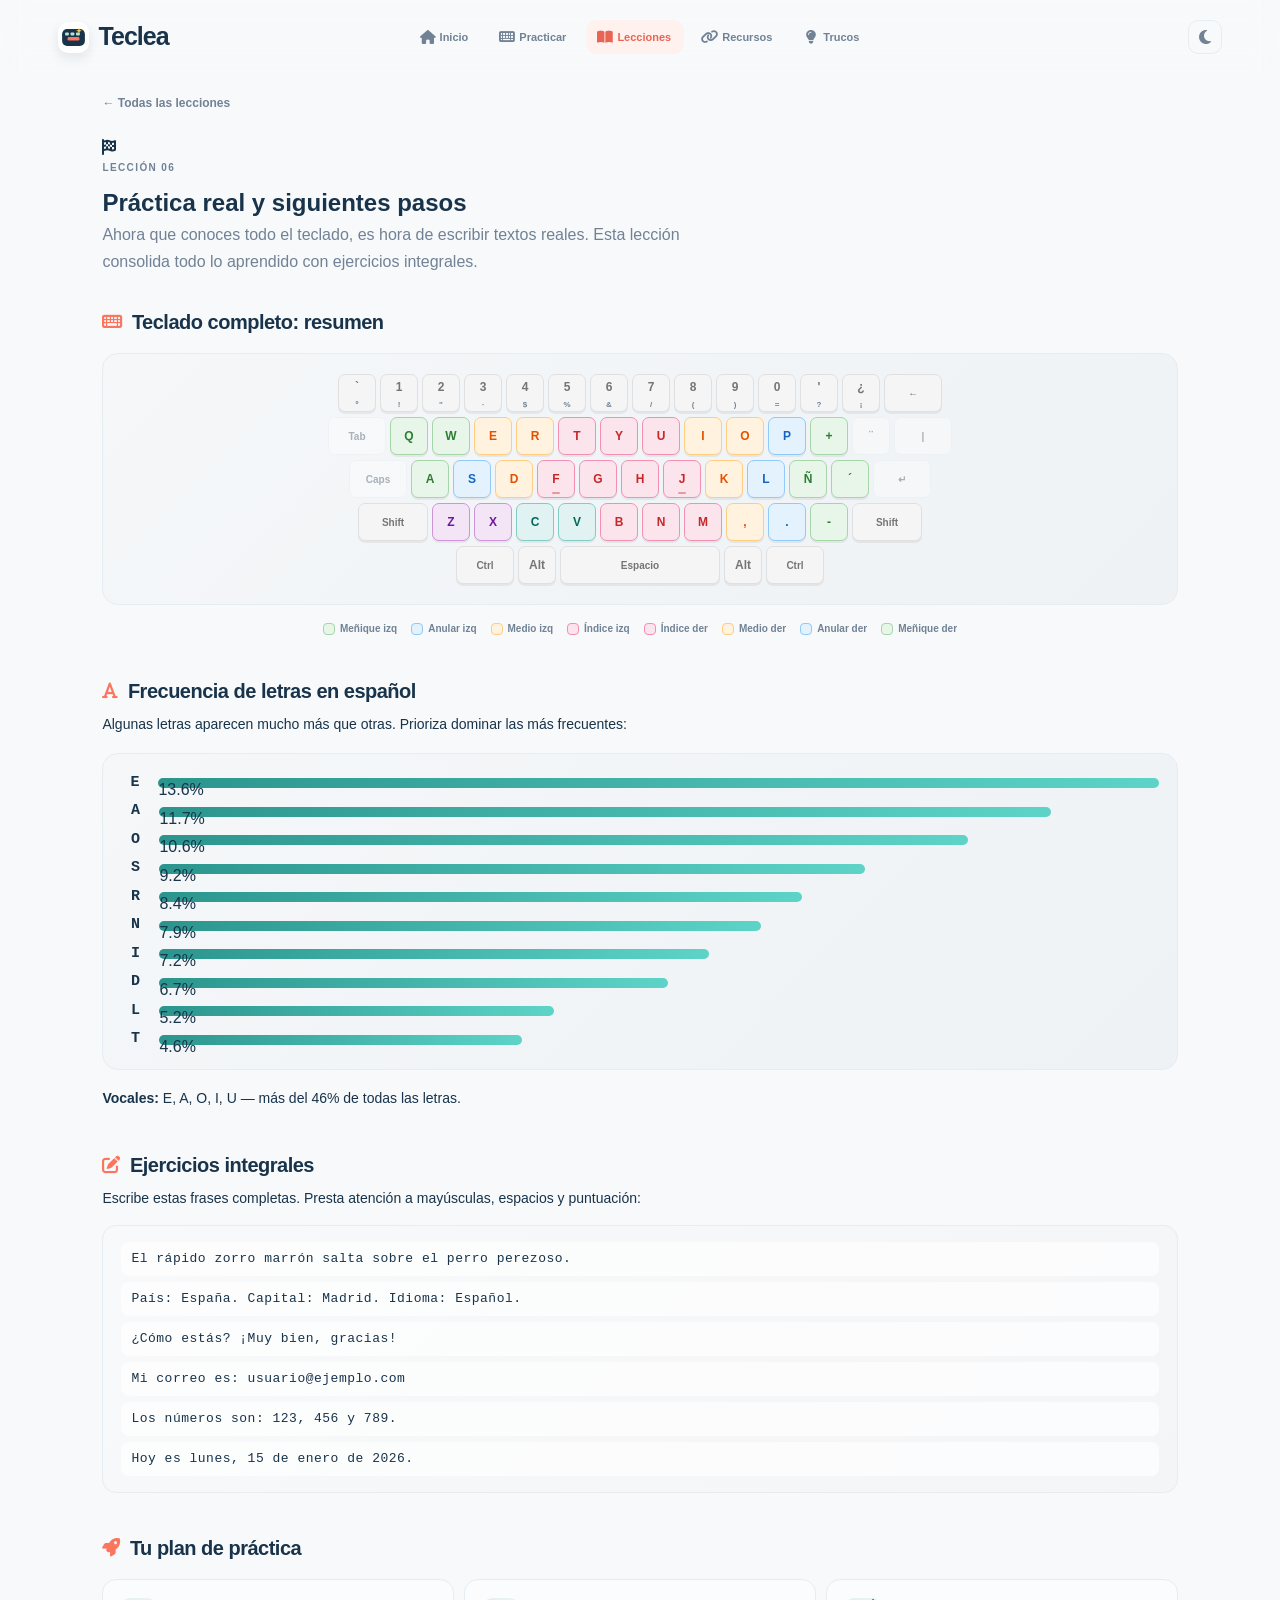
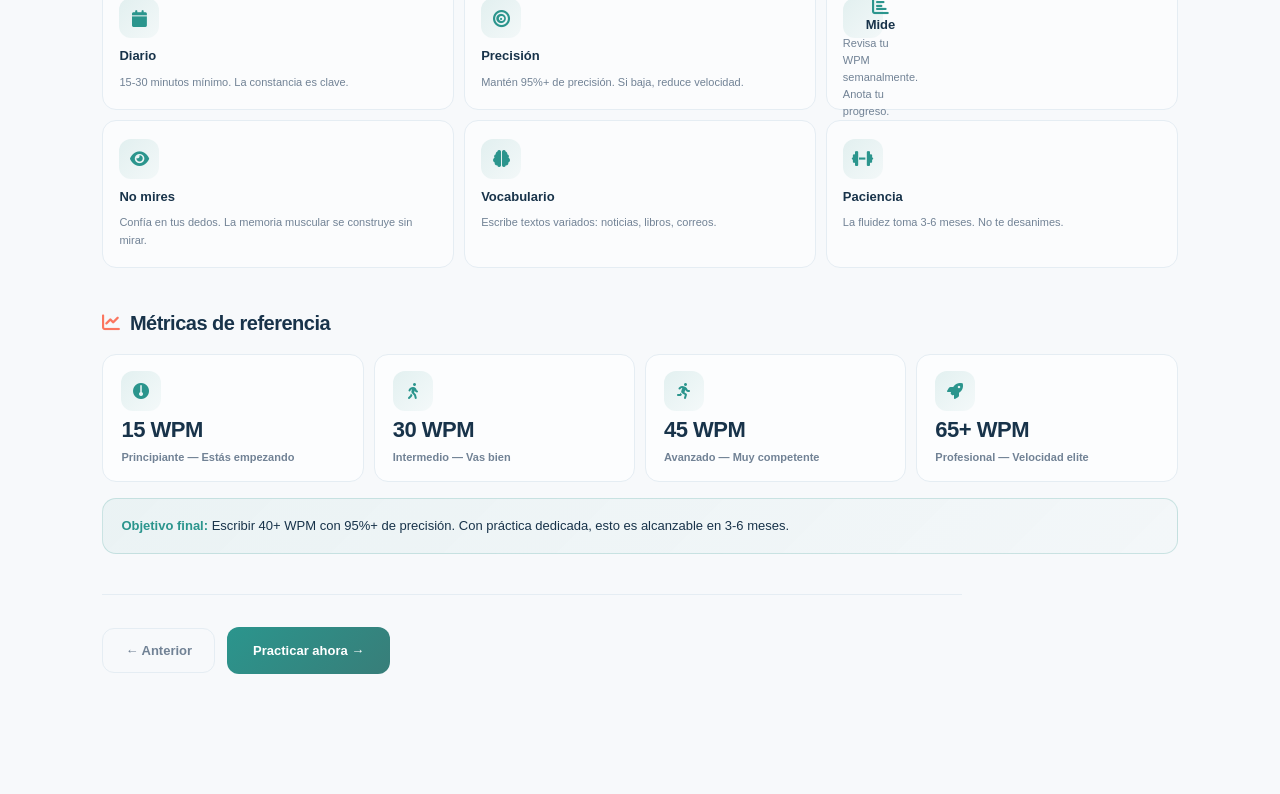
<file: pages/lecciones/leccion-06.html>
﻿<!doctype html><html lang="es"><head><meta charset="UTF-8"><meta name="viewport" content="width=device-width,initial-scale=1.0"><title>Lección 06 | Teclea</title><link rel="stylesheet" href="../../assets/css/styles.css"><link rel="stylesheet" href="../../assets/css/layout.css"><link rel="stylesheet" href="../../assets/css/lessons.css"><link rel="stylesheet" href="../../assets/css/icons.css"><link rel="stylesheet" href="../../assets/css/theme.css"><link rel="stylesheet" href="https://cdnjs.cloudflare.com/ajax/libs/font-awesome/6.5.1/css/all.min.css"></head><body><main class="standalone-page"><header class="topbar site-header"><a class="brand" href="../../index.html" aria-label="Teclea inicio"><span class="brand-mark">T</span><span>Teclea</span></a><nav class="header-nav" aria-label="Navegación principal"><a href="../../index.html"><i class="fa-solid fa-house"></i>Inicio</a><a href="../practicar.html"><i class="fa-solid fa-keyboard"></i>Practicar</a><a class="active" href="../lecciones.html"><i class="fa-solid fa-book-open"></i>Lecciones</a><a href="../recursos.html"><i class="fa-solid fa-link"></i>Recursos</a><a href="../trucos.html"><i class="fa-solid fa-lightbulb"></i>Trucos</a></nav><div class="header-status"><button class="theme-toggle" id="themeToggle" type="button" aria-label="Activar modo oscuro" title="Cambiar modo"><i class="fa-solid fa-moon" aria-hidden="true"></i></button></div></header><a class="back-link" href="../lecciones.html">← Todas las lecciones</a><section class="lesson-detail"><span class="lesson-icon"><i class="fa-solid fa-flag-checkered"></i></span><p class="eyebrow">LECCIÓN 06</p><h1>Práctica real y siguientes pasos</h1><p class="lesson-lead">Ahora que conoces todo el teclado, es hora de escribir textos reales. Esta lección consolida todo lo aprendido con ejercicios integrales.</p><div class="lesson-section"><h2><i class="fa-solid fa-keyboard"></i> Teclado completo: resumen</h2><div class="full-keyboard-diagram"><div class="kb-row"><span class="kb-key num-row">`<span class="kb-sub">º</span></span><span class="kb-key num-row">1<span class="kb-sub">!</span></span><span class="kb-key num-row">2<span class="kb-sub">"</span></span><span class="kb-key num-row">3<span class="kb-sub">·</span></span><span class="kb-key num-row">4<span class="kb-sub">$</span></span><span class="kb-key num-row">5<span class="kb-sub">%</span></span><span class="kb-key num-row">6<span class="kb-sub">&</span></span><span class="kb-key num-row">7<span class="kb-sub">/</span></span><span class="kb-key num-row">8<span class="kb-sub">(</span></span><span class="kb-key num-row">9<span class="kb-sub">)</span></span><span class="kb-key num-row">0<span class="kb-sub">=</span></span><span class="kb-key num-row">'<span class="kb-sub">?</span></span><span class="kb-key num-row">¿<span class="kb-sub">¡</span></span><span class="kb-key num-row wide">←</span></div><div class="kb-row"><span class="kb-key dim wide">Tab</span><span class="kb-key f-a">Q</span><span class="kb-key f-a">W</span><span class="kb-key f-d">E</span><span class="kb-key f-d">R</span><span class="kb-key f-f">T</span><span class="kb-key f-j">Y</span><span class="kb-key f-j">U</span><span class="kb-key f-k">I</span><span class="kb-key f-k">O</span><span class="kb-key f-l">P</span><span class="kb-key f-ñ">+</span><span class="kb-key dim">¨</span><span class="kb-key dim wide">|</span></div><div class="kb-row"><span class="kb-key dim wide">Caps</span><span class="kb-key f-a">A</span><span class="kb-key f-s">S</span><span class="kb-key f-d">D</span><span class="kb-key f-f home-key">F</span><span class="kb-key f-f">G</span><span class="kb-key f-j">H</span><span class="kb-key f-j home-key">J</span><span class="kb-key f-k">K</span><span class="kb-key f-l">L</span><span class="kb-key f-ñ">Ñ</span><span class="kb-key f-ñ">´</span><span class="kb-key dim wide">↵</span></div><div class="kb-row"><span class="kb-key num-row wide shift-key">Shift</span><span class="kb-key f-z">Z</span><span class="kb-key f-z">X</span><span class="kb-key f-c">C</span><span class="kb-key f-c">V</span><span class="kb-key f-f">B</span><span class="kb-key f-j">N</span><span class="kb-key f-j">M</span><span class="kb-key f-k">,</span><span class="kb-key f-l">.</span><span class="kb-key f-ñ">-</span><span class="kb-key num-row wide shift-key">Shift</span></div><div class="kb-row"><span class="kb-key num-row wide">Ctrl</span><span class="kb-key num-row">Alt</span><span class="kb-key num-row wide space">Espacio</span><span class="kb-key num-row">Alt</span><span class="kb-key num-row wide">Ctrl</span></div></div><div class="finger-legend"><span class="legend-item"><span class="legend-color f-a"></span>Meñique izq</span><span class="legend-item"><span class="legend-color f-s"></span>Anular izq</span><span class="legend-item"><span class="legend-color f-d"></span>Medio izq</span><span class="legend-item"><span class="legend-color f-f"></span>Índice izq</span><span class="legend-item"><span class="legend-color f-j"></span>Índice der</span><span class="legend-item"><span class="legend-color f-k"></span>Medio der</span><span class="legend-item"><span class="legend-color f-l"></span>Anular der</span><span class="legend-item"><span class="legend-color f-ñ"></span>Meñique der</span></div></div><div class="lesson-section"><h2><i class="fa-solid fa-font"></i> Frecuencia de letras en español</h2><p>Algunas letras aparecen mucho más que otras. Prioriza dominar las más frecuentes:</p><div class="freq-chart"><div class="freq-row"><span class="freq-letter">E</span><div class="freq-bar" style="width:100%"><span>13.6%</span></div></div><div class="freq-row"><span class="freq-letter">A</span><div class="freq-bar" style="width:86%"><span>11.7%</span></div></div><div class="freq-row"><span class="freq-letter">O</span><div class="freq-bar" style="width:78%"><span>10.6%</span></div></div><div class="freq-row"><span class="freq-letter">S</span><div class="freq-bar" style="width:68%"><span>9.2%</span></div></div><div class="freq-row"><span class="freq-letter">R</span><div class="freq-bar" style="width:62%"><span>8.4%</span></div></div><div class="freq-row"><span class="freq-letter">N</span><div class="freq-bar" style="width:58%"><span>7.9%</span></div></div><div class="freq-row"><span class="freq-letter">I</span><div class="freq-bar" style="width:53%"><span>7.2%</span></div></div><div class="freq-row"><span class="freq-letter">D</span><div class="freq-bar" style="width:49%"><span>6.7%</span></div></div><div class="freq-row"><span class="freq-letter">L</span><div class="freq-bar" style="width:38%"><span>5.2%</span></div></div><div class="freq-row"><span class="freq-letter">T</span><div class="freq-bar" style="width:35%"><span>4.6%</span></div></div></div><p><strong>Vocales:</strong> E, A, O, I, U — más del 46% de todas las letras.</p></div><div class="lesson-section"><h2><i class="fa-solid fa-pen-to-square"></i> Ejercicios integrales</h2><p>Escribe estas frases completas. Presta atención a mayúsculas, espacios y puntuación:</p><div class="pattern-box"><code>El rápido zorro marrón salta sobre el perro perezoso.</code><code>País: España. Capital: Madrid. Idioma: Español.</code><code>¿Cómo estás? ¡Muy bien, gracias!</code><code>Mi correo es: usuario@ejemplo.com</code><code>Los números son: 123, 456 y 789.</code><code>Hoy es lunes, 15 de enero de 2026.</code></div></div><div class="lesson-section"><h2><i class="fa-solid fa-rocket"></i> Tu plan de práctica</h2><div class="plan-grid"><div class="plan-card"><span class="plan-icon"><i class="fa-solid fa-calendar"></i></span><h3>Diario</h3><p>15-30 minutos mínimo. La constancia es clave.</p></div><div class="plan-card"><span class="plan-icon"><i class="fa-solid fa-bullseye"></i></span><h3>Precisión</h3><p>Mantén 95%+ de precisión. Si baja, reduce velocidad.</p></div><div class="plan-card"><span class="plan-icon"><i class="fa-solid fa-chart-bar"></i></h3><h3>Mide</h3><p>Revisa tu WPM semanalmente. Anota tu progreso.</p></div><div class="plan-card"><span class="plan-icon"><i class="fa-solid fa-eye"></i></span><h3>No mires</h3><p>Confía en tus dedos. La memoria muscular se construye sin mirar.</p></div><div class="plan-card"><span class="plan-icon"><i class="fa-solid fa-brain"></i></span><h3>Vocabulario</h3><p>Escribe textos variados: noticias, libros, correos.</p></div><div class="plan-card"><span class="plan-icon"><i class="fa-solid fa-dumbbell"></i></span><h3>Paciencia</h3><p>La fluidez toma 3-6 meses. No te desanimes.</p></div></div></div><div class="lesson-section"><h2><i class="fa-solid fa-chart-line"></i> Métricas de referencia</h2><div class="metric-grid"><div class="metric-card"><span class="metric-icon"><i class="fa-solid fa-gauge-simple"></i></span><span class="metric-value">15 WPM</span><span class="metric-label">Principiante — Estás empezando</span></div><div class="metric-card"><span class="metric-icon"><i class="fa-solid fa-person-walking"></i></span><span class="metric-value">30 WPM</span><span class="metric-label">Intermedio — Vas bien</span></div><div class="metric-card"><span class="metric-icon"><i class="fa-solid fa-person-running"></i></span><span class="metric-value">45 WPM</span><span class="metric-label">Avanzado — Muy competente</span></div><div class="metric-card"><span class="metric-icon"><i class="fa-solid fa-rocket"></i></span><span class="metric-value">65+ WPM</span><span class="metric-label">Profesional — Velocidad elite</span></div></div><div class="tip-box"><strong>Objetivo final:</strong> Escribir 40+ WPM con 95%+ de precisión. Con práctica dedicada, esto es alcanzable en 3-6 meses.</div></div><div class="lesson-nav"><a class="outline-button" href="leccion-05.html">← Anterior</a><a class="primary-button" href="../practicar.html">Practicar ahora →</a></div></section></main><script src="../../assets/js/theme.js"></script></body></html>
</file>
<file: assets/css/styles.css>
/* === BASE === */
:root{
  --ink:#18334a;
  --muted:#718295;
  --line:#e5edf3;
  --paper:#f7f9fb;
  --coral:#fb765f;
  --yellow:#f8c848;
  --cyan:#9be0df;
  --mint:#b8e5d1;
  --blue:#c7ddff;
}
*{box-sizing:border-box;margin:0;padding:0}
body{
  background:var(--paper);
  color:var(--ink);
  font-family:'Manrope',Arial,sans-serif;
  line-height:1.5;
  -webkit-font-smoothing:antialiased;
}
a{color:inherit;text-decoration:none}
img{max-width:100%;display:block}

/* === APP SHELL === */

/* === BRAND === */
.brand{font-size:25px;font-weight:800;color:var(--ink);display:flex;align-items:center;gap:10px}
.brand-mark{
  display:grid;place-items:center;width:31px;height:31px;
  border-radius:10px;background:var(--coral);color:#fff;font-size:19px;
}

/* === EYEBROW === */
.eyebrow{font-size:10px;font-weight:800;letter-spacing:1.4px;color:var(--muted);margin:0 0 10px}

/* === BUTTONS === */
.primary-button{
  display:inline-flex;align-items:center;gap:6px;
  background:linear-gradient(135deg,#2b958d,#387e79);
  color:#fff;font-weight:700;font-size:13px;
  padding:14px 26px;border-radius:12px;border:none;cursor:pointer;
  transition:transform .2s,box-shadow .2s;text-decoration:none;
}
.primary-button:hover{transform:translateY(-2px);box-shadow:0 12px 28px #18334a20}
.primary-button span{margin-left:4px}
.text-button{font-size:11px;font-weight:800;color:var(--muted);transition:color .2s}
.text-button:hover{color:var(--coral)}
.text-button span{color:var(--coral);margin-left:4px}

/* === CONTENT === */
.standalone-page{width:100%;max-width:1040px;margin:0 auto;padding:90px clamp(30px,4.5vw,75px) 65px}

/* === HEADER === */
.site-header{
  position:fixed;top:0;left:0;right:0;z-index:100;
  height:74px;width:100%;
  display:flex;align-items:center;
  padding:0 clamp(30px,4.5vw,75px);
  background:rgba(247,249,251,0.85);
  backdrop-filter:blur(12px);
  -webkit-backdrop-filter:blur(12px);
}
.site-header .brand{padding:0}
.header-nav{
  display:flex;align-items:center;gap:6px;
  position:absolute;left:50%;transform:translateX(-50%);
}
.header-nav a{
  display:inline-flex;align-items:center;gap:5px;
  padding:8px 12px;border-radius:9px;
  color:var(--muted);font-size:11px;font-weight:800;
  transition:background .2s,color .2s;
}
.header-nav a:hover,.header-nav a.active{color:var(--coral);background:rgba(251,118,95,0.08)}
.header-status{display:flex;align-items:center;gap:12px;margin-left:auto}

/* Theme toggle */
.theme-toggle{
  display:grid;place-items:center;width:34px;height:34px;
  border:1px solid var(--line);border-radius:10px;
  background:var(--paper);color:var(--muted);font-size:16px;
  cursor:pointer;transition:all .2s;
}
.theme-toggle:hover{transform:translateY(-2px);background:var(--ink);color:#fff;border-color:var(--ink)}

/* === FOOTER === */
.site-footer{
  width:100vw;margin-left:calc(-50vw + 50%);
  background:#18334a;color:#fff;
  padding:48px clamp(30px,4.5vw,75px) 20px;
}
.footer-main{display:grid;grid-template-columns:.8fr 1.7fr;gap:75px;padding-bottom:42px}
.footer-brand .brand{color:#fff}
.footer-brand p{max-width:265px;color:#b8c8d2;font-size:11px;line-height:1.7;margin:17px 0 0}
.footer-links{display:grid;grid-template-columns:repeat(3,1fr);gap:28px}
.footer-links b{display:block;color:#8dd7d0;font-size:10px;letter-spacing:1px;text-transform:uppercase;margin-bottom:15px}
.footer-links a{display:block;width:max-content;max-width:100%;color:#e5eef2;font-size:11px;margin:0 0 10px;transition:color .2s}
.footer-links a:hover{color:#f8c848}
.footer-links p{font-size:10px;line-height:1.65;color:#b8c8d2;margin:0 0 12px;max-width:190px}
.footer-links .footer-action{display:inline-flex;align-items:center;gap:6px;color:#f8d675;font-weight:800}
.footer-bottom{
  display:flex;justify-content:space-between;align-items:center;
  padding-top:18px;border-top:1px solid rgba(255,255,255,0.1);
  color:#92a9b8;font-size:9px;
}
.footer-bottom span:last-child{display:flex;align-items:center;gap:5px}

/* === DARK MODE === */
body.theme-dark{
  --paper:#102433;
  --ink:#edf7f8;
  --muted:#b2c0ca;
  --line:#294352;
  background:#102433;
}
body.theme-dark .site-header{background:rgba(16,36,51,0.9)}
body.theme-dark .theme-toggle{border-color:#294352;background:#1a2a3a;color:#b2c0ca}
body.theme-dark .theme-toggle:hover{background:var(--ink);color:var(--paper)}
body.theme-dark .site-footer{background:#0d1f2d}

/* === RESPONSIVE === */
@media(max-width:800px){
  .standalone-page{padding:90px clamp(20px,4vw,40px) 45px}
}
@media(max-width:700px){
  .site-header{padding:0 16px}
  .header-nav{gap:2px}
  .header-nav a{padding:7px;font-size:10px}
}
@media(max-width:480px){
  .site-header{height:auto;min-height:60px;flex-wrap:wrap;padding:10px 14px}
  .site-header .brand{font-size:20px}
  .brand-mark{width:27px;height:27px}
  .header-nav{position:static;transform:none;order:3;width:100%;justify-content:space-between;padding-top:6px}
  .header-nav a{padding:6px 2px;font-size:9px}
  .footer-main{grid-template-columns:1fr;gap:35px}
  .footer-links{grid-template-columns:repeat(2,1fr)}
  .footer-links>div:last-child{grid-column:span 2}
  .footer-bottom{display:block;line-height:1.8}
}
</file>
<file: assets/css/layout.css>
/* === LAYOUT (subpages, brand, cards) === */
.standalone-page{width:100%;max-width:none;margin:0;padding:90px clamp(30px,4.5vw,75px) 65px}
.site-header{gap:28px;border-radius:0;padding:0 clamp(30px,4.5vw,75px);box-shadow:none;background:transparent}
.site-header .brand{padding:0}
.header-nav{display:flex;align-items:center;gap:8px;position:absolute;left:50%;transform:translateX(-50%)}
.header-nav a{padding:9px 12px;border-radius:9px;color:#718295;text-decoration:none;font-size:11px;font-weight:800;transition:background .2s,color .2s}
.header-nav a:hover,.header-nav a.active{color:#e96553;background:#fff1ee}
.header-status{display:flex;align-items:center;gap:14px;margin-left:auto}

/* Brand (subpages use SVG) */
.brand-mark{
  font-size:0!important;
  background:#fff url('../images/teclea-logo.svg') center/27px no-repeat!important;
  box-shadow:0 5px 12px #18334a18;
}
.brand>span:last-child{font-size:0;letter-spacing:-1px}
.brand>span:last-child::after{content:'Teclea';font-size:25px}

/* Cards */
.lesson-card{transition:all .3s cubic-bezier(.4,0,.2,1)}

.lesson-card:hover{transform:translateY(-6px);box-shadow:0 16px 40px rgba(24,51,74,0.1)}
/* === RESPONSIVE === */
@media(max-width:800px){
  .standalone-page{padding:90px clamp(20px,4vw,40px) 45px}
}
@media(max-width:700px){
  .site-header{gap:12px;padding:0 20px}
  .header-nav{gap:1px}
  .header-nav a{padding:8px;font-size:10px}
}
@media(max-width:480px){
  .site-header{height:auto;min-height:70px;flex-wrap:wrap;padding:12px 16px}
  .site-header .brand{font-size:20px}
  .site-header .brand-mark{width:27px;height:27px}
  .header-nav{position:static;transform:none;order:3;width:100%;justify-content:space-between}
  .header-nav a{padding:7px 3px}
  .header-status{margin-left:auto}
}
</file>
<file: assets/css/icons.css>
/* === ICONS (Font Awesome) === */
.header-nav i{width:14px;height:14px;font-size:14px;display:inline-flex;align-items:center;justify-content:center;flex:none}
.streak i{color:#f3a72c}
.theme-toggle i{font-size:16px;display:inline-flex;align-items:center;justify-content:center;flex:none}
.lesson-card .icon i{font-size:18px;display:inline-flex;align-items:center;justify-content:center;flex:none}
.metric-icon i{font-size:16px;display:inline-flex;align-items:center;justify-content:center;flex:none}
.method-icon i{font-size:18px;display:inline-flex;align-items:center;justify-content:center;flex:none}
.card-status i{font-size:14px;display:inline-flex;align-items:center;justify-content:center}
</file>
<file: assets/css/improvements.css>
/* === PAGE INTRO === */
.page-intro{
  padding:80px clamp(30px,4.5vw,75px) 42px;
  position:relative;z-index:1;
}
.page-intro .eyebrow{margin:0 0 8px}
.page-intro h2{font-size:clamp(28px,4.5vw,58px);line-height:1.02;letter-spacing:-3px;margin:0 0 10px;font-weight:800}
.page-intro p{font-size:13px;color:var(--muted);max-width:480px;line-height:1.75;margin:0}

/* === CATALOG GRID === */
.catalog-grid{display:grid;grid-template-columns:repeat(3,1fr);gap:14px}
.catalog-grid a{
  display:flex;flex-direction:column;gap:0;
  padding:24px 22px 20px;
  border:1px solid var(--line);border-radius:20px;
  transition:all .3s cubic-bezier(.4,0,.2,1);
  background:rgba(255,255,255,0.75);
  backdrop-filter:blur(6px);-webkit-backdrop-filter:blur(6px);
  position:relative;overflow:hidden;
  text-decoration:none;
}
.catalog-grid a::before{
  content:'';position:absolute;top:0;left:0;right:0;height:3px;
  background:linear-gradient(90deg,var(--coral),var(--cyan));
  opacity:0;transition:opacity .3s;
}
.catalog-grid a:hover{
  border-color:var(--coral);transform:translateY(-6px);
  box-shadow:0 20px 48px rgba(24,51,74,0.12);
}
.catalog-grid a:hover::before{opacity:1}
.catalog-icon{
  width:48px;height:48px;border-radius:14px;
  display:flex;align-items:center;justify-content:center;
  background:linear-gradient(135deg,rgba(43,149,141,0.15),rgba(43,149,141,0.05));
  margin-bottom:16px;
}
.catalog-icon i{font-size:20px;color:#2b958d;display:flex;align-items:center;justify-content:center}
.catalog-grid a:hover .catalog-icon{
  background:linear-gradient(135deg,var(--coral),#e96553);
  box-shadow:0 6px 20px rgba(251,118,95,0.3);
}
.catalog-grid a:hover .catalog-icon i{color:#fff}
.catalog-grid small{
  font-size:10px;font-weight:800;letter-spacing:1.2px;
  color:var(--muted);margin-bottom:8px;display:block;
}
.catalog-grid b{display:block;margin-bottom:5px;font-size:17px;font-weight:800;line-height:1.2}
.catalog-grid a span{display:block;font-size:12.5px;color:var(--muted);line-height:1.55}
.catalog-grid a .card-status{display:flex;align-items:center;gap:7px;color:var(--muted);font-size:10px;font-weight:700}
.card-arrow{
  display:inline-flex;align-items:center;gap:5px;
  margin-top:auto;padding-top:16px;
  font-size:12.5px;font-weight:700;color:var(--coral);
  transition:all .25s;
}
.card-arrow i{font-size:11px;display:flex;align-items:center;justify-content:center}
.catalog-grid a:hover .card-arrow{color:#e96553;transform:translateX(3px)}

/* === LEVEL SELECTOR === */
.level-selector{
  display:flex;gap:14px;padding:0 clamp(30px,4.5vw,75px);
  margin-bottom:18px;position:relative;z-index:1;
}
.level-selector select{
  padding:10px 16px;border-radius:10px;border:1px solid var(--line);
  font-size:12px;font-weight:700;color:var(--ink);
  background:var(--paper);transition:all .2s;
  cursor:pointer;
}
.level-selector select:hover{border-color:var(--coral)}
.level-selector select:focus{outline:none;border-color:var(--cyan);box-shadow:0 0 0 3px rgba(155,224,223,0.2)}

/* === PRACTICE PANEL === */
.standalone-practice{margin-top:10px}
.practice-panel{
  background:rgba(255,255,255,0.8);
  backdrop-filter:blur(10px);-webkit-backdrop-filter:blur(10px);
  border:1px solid var(--line);border-radius:20px;
  padding:clamp(24px,4vw,48px);
  box-shadow:0 4px 20px rgba(24,51,74,0.04);
}
.practice-head{
  display:flex;justify-content:space-between;align-items:flex-start;
  padding-bottom:16px;border-bottom:1px solid var(--line);margin-bottom:16px;
}
.practice-head h2{font-size:clamp(20px,2.5vw,28px);font-weight:800;margin:4px 0 0;letter-spacing:-0.5px}
.close-practice{
  display:inline-flex;align-items:center;gap:8px;
  border:1px solid var(--line);background:rgba(255,255,255,0.7);
  backdrop-filter:blur(8px);-webkit-backdrop-filter:blur(8px);
  color:var(--muted);font-size:14px;font-weight:600;
  cursor:pointer;transition:all .2s;line-height:1;
  padding:10px 18px;border-radius:12px;
  text-decoration:none;
  box-shadow:0 2px 8px rgba(0,0,0,0.04);
}
.close-practice i{font-size:16px;transition:transform .2s}
.close-practice:hover{
  color:var(--coral);border-color:rgba(251,118,95,0.3);
  background:rgba(251,118,95,0.06);
  box-shadow:0 4px 12px rgba(251,118,95,0.1);
}
.close-practice:hover i{transform:rotate(90deg)}

/* Finger guide */
.finger-guide{display:flex;gap:8px;margin:14px 0;flex-wrap:wrap}
.finger-chip{
  padding:8px 14px;border-radius:10px;
  font-size:10px;font-weight:700;line-height:1;
  background:rgba(43,149,141,0.08);border:1px solid rgba(43,149,141,0.12);
  color:#2b958d;display:inline-flex;align-items:center;gap:6px;
  transition:all .2s;
}
.finger-chip i{font-size:14px}
.finger-chip.right{background:rgba(251,118,95,0.08);border-color:rgba(251,118,95,0.12);color:var(--coral)}
.finger-chip.right i{color:var(--coral)}

/* Stats */
.practice-stats{display:flex;gap:10px;margin:18px 0;flex-wrap:wrap}
.practice-stats .stat{
  flex:1;min-width:80px;padding:14px;text-align:center;
  border:1px solid var(--line);border-radius:12px;
  background:rgba(255,255,255,0.5);
  transition:all .2s;
}
.practice-stats .stat:hover{border-color:var(--cyan);transform:translateY(-1px)}
.stat h3{font-size:26px;letter-spacing:-0.5px;margin:0 0 4px;font-weight:800}
.stat p{font-size:10px;color:var(--muted);margin:0;text-transform:uppercase;letter-spacing:0.5px;font-weight:700}

/* Stars */
.stars-row{display:flex;gap:6px;margin:14px 0;justify-content:center}
.stars-row .star{font-size:24px;color:var(--line);transition:all .3s}
.stars-row .star.active{color:#f8c848;transform:scale(1.1)}

/* Typing line */
.typing-line{
  background:rgba(243,246,248,0.8);border:1px solid var(--line);border-radius:14px;
  padding:20px 22px;
  font-family:'DM Mono',monospace;font-size:17px;line-height:1.7;
  letter-spacing:0.3px;color:var(--ink);
  transition:all .2s;
}
.typing-line:hover{border-color:var(--cyan)}
#typingInput{
  width:100%;padding:14px 18px;border:2px solid var(--line);border-radius:12px;
  font-family:'DM Mono',monospace;font-size:17px;
  color:var(--ink);background:rgba(255,255,255,0.8);
  transition:all .2s;margin-top:10px;
}
#typingInput:focus{outline:none;border-color:var(--coral);box-shadow:0 0 0 4px rgba(251,118,95,0.1)}
#typingInput::placeholder{color:var(--muted);font-weight:400}

/* On-screen keyboard — replaced by keyboard-practice.css (3D keyboard) */

/* === COMPLETION MODAL === */
.completion-modal{
  position:fixed;inset:0;z-index:200;
  display:grid;place-items:center;
  background:rgba(24,51,74,0.5);
  backdrop-filter:blur(8px);-webkit-backdrop-filter:blur(8px);
  animation:fadeIn .3s ease;
}
.completion-modal[hidden]{display:none}
@keyframes fadeIn{from{opacity:0}to{opacity:1}}
@keyframes slideUp{from{opacity:0;transform:translateY(20px) scale(0.95)}to{opacity:1;transform:translateY(0) scale(1)}}
.modal-card{
  background:#fff;border:1px solid var(--line);border-radius:20px;
  padding:36px 32px;text-align:center;
  width:90%;max-width:380px;
  box-shadow:0 24px 80px rgba(24,51,74,0.25);
  animation:slideUp .35s cubic-bezier(.4,0,.2,1);
}
.modal-emoji{font-size:48px;display:flex;align-items:center;justify-content:center;margin-bottom:12px;color:#2b958d}
.modal-emoji i{display:flex;align-items:center;justify-content:center}
.modal-card h3{font-size:28px;letter-spacing:-0.8px;margin:0 0 12px;font-weight:800}
.modal-stars{display:flex;gap:6px;justify-content:center;margin-bottom:16px;font-size:28px}
.modal-stats{
  display:flex;gap:12px;margin:0 0 24px;justify-content:center;
}
.modal-stats div{
  padding:12px 16px;border-radius:12px;
  border:1px solid var(--line);background:rgba(243,246,248,0.6);
  min-width:80px;
}
.modal-stats small{display:block;font-size:10px;color:var(--muted);font-weight:700;text-transform:uppercase;letter-spacing:0.5px}
.modal-stats b{display:block;font-size:20px;font-weight:800;margin-top:2px;letter-spacing:-0.5px}
.modal-card .primary-button{width:100%;justify-content:center}

/* === RESPONSIVE === */
@media(max-width:900px){
  .catalog-grid{grid-template-columns:repeat(2,1fr)}
  .resource-grid{grid-template-columns:repeat(2,1fr)}
}
@media(max-width:700px){
  .catalog-grid{grid-template-columns:1fr}
  .catalog-icon{width:42px;height:42px;border-radius:12px}
  .catalog-icon i{font-size:17px}
  .practice-stats{gap:8px}
  .modal-stats{flex-direction:column;align-items:center}
  .resource-grid{grid-template-columns:1fr}
  .comparison-table-wrap{overflow-x:auto}
  .tip-grid{grid-template-columns:1fr}
}
@media(max-width:480px){
  .catalog-grid a{padding:18px 16px 16px}
  .catalog-icon{width:38px;height:38px;margin-bottom:12px}
  .catalog-icon i{font-size:15px}
  .catalog-grid b{font-size:15px}
  .catalog-grid a span{font-size:11.5px}
  .card-arrow{padding-top:12px;font-size:11.5px}
  .practice-stats .stat{min-width:60px;padding:10px 8px}
  .stat h3{font-size:22px}
  .finger-guide{gap:6px}
  .finger-chip{padding:6px 10px;font-size:9px}
  .typing-line{font-size:15px;padding:16px 16px}
  #typingInput{font-size:15px;padding:12px 14px}
}

/* === RESOURCE GRID === */
.resource-grid{display:grid;grid-template-columns:repeat(3,1fr);gap:14px;margin:16px 0}
.resource-card{
  display:flex;flex-direction:column;
  padding:22px;border-radius:16px;
  border:1px solid var(--line);background:rgba(255,255,255,0.75);
  backdrop-filter:blur(6px);-webkit-backdrop-filter:blur(6px);
  transition:all .3s cubic-bezier(.4,0,.2,1);
  position:relative;overflow:hidden;
}
.resource-card::before{
  content:'';position:absolute;top:0;left:0;right:0;height:3px;
  background:linear-gradient(90deg,var(--cyan),var(--mint));
  opacity:0;transition:opacity .3s;
}
.resource-card:hover{
  border-color:var(--cyan);transform:translateY(-4px);
  box-shadow:0 16px 40px rgba(24,51,74,0.1);
}
.resource-card:hover::before{opacity:1}
.resource-card.featured{
  border-color:rgba(43,149,141,0.3);
  background:linear-gradient(135deg,rgba(43,149,141,0.04),rgba(184,229,209,0.04));
}
.resource-card.featured::before{opacity:1}
.resource-badge{
  position:absolute;top:14px;right:14px;
  padding:4px 10px;border-radius:8px;
  font-size:9px;font-weight:800;letter-spacing:0.5px;
  background:linear-gradient(135deg,var(--coral),#e96553);color:#fff;
}
.resource-icon{
  width:44px;height:44px;border-radius:12px;
  display:flex;align-items:center;justify-content:center;
  background:linear-gradient(135deg,rgba(43,149,141,0.12),rgba(43,149,141,0.04));
  margin-bottom:14px;flex-shrink:0;
}
.resource-icon i{font-size:18px;color:#2b958d;display:flex;align-items:center;justify-content:center}
.resource-card:hover .resource-icon{
  background:linear-gradient(135deg,var(--coral),#e96553);
  box-shadow:0 6px 16px rgba(251,118,95,0.25);
}
.resource-card:hover .resource-icon i{color:#fff}
.resource-info{display:flex;flex-direction:column;gap:6px;flex:1}
.resource-info b{font-size:16px;font-weight:800;line-height:1.2}
.resource-type{
  display:inline-flex;align-items:center;gap:5px;
  font-size:10px;font-weight:700;color:var(--muted);
}
.resource-type i{font-size:9px;color:var(--yellow)}
.resource-info p{font-size:12px;line-height:1.65;color:var(--muted);margin:0}
.resource-tags{display:flex;flex-wrap:wrap;gap:5px;margin-top:4px}
.tag{
  padding:3px 8px;border-radius:6px;
  font-size:9px;font-weight:700;
  background:rgba(155,224,223,0.15);color:#2b958d;
}
.resource-link{
  display:inline-flex;align-items:center;gap:5px;
  margin-top:auto;padding-top:10px;
  font-size:12px;font-weight:700;color:var(--coral);
  transition:all .25s;text-decoration:none;
}
.resource-link i{font-size:10px;transition:transform .2s}
.resource-link:hover{color:#e96553}
.resource-link:hover i{transform:translate(2px,-2px)}

/* === COMPARISON TABLE === */
.comparison-table-wrap{
  overflow-x:auto;margin:16px 0;
  border:1px solid var(--line);border-radius:16px;
  background:rgba(255,255,255,0.6);
}
.comparison-table{
  width:100%;border-collapse:collapse;
  font-size:12px;
}
.comparison-table th{
  padding:14px 16px;text-align:left;
  font-size:10px;font-weight:800;letter-spacing:0.5px;
  color:var(--muted);text-transform:uppercase;
  border-bottom:1px solid var(--line);
  background:rgba(243,246,248,0.5);
}
.comparison-table td{
  padding:12px 16px;border-bottom:1px solid rgba(0,0,0,0.04);
  color:var(--ink);
}
.comparison-table tr:last-child td{border-bottom:none}
.comparison-table tr:hover td{background:rgba(155,224,223,0.05)}
.comparison-table strong{font-weight:800}
.tbl-check{color:#2b958d;font-size:13px}
.tbl-x{color:var(--line);font-size:13px}

/* === TIP GRID === */
.tip-grid{display:grid;grid-template-columns:repeat(3,1fr);gap:14px;margin:16px 0}
.tip-card{
  display:flex;flex-direction:column;gap:10px;
  padding:22px;border-radius:16px;
  border:1px solid var(--line);background:rgba(255,255,255,0.7);
  transition:all .3s cubic-bezier(.4,0,.2,1);
}
.tip-card:hover{
  border-color:var(--cyan);transform:translateY(-3px);
  box-shadow:0 12px 32px rgba(24,51,74,0.08);
}
.tip-number{
  font-size:28px;font-weight:800;letter-spacing:-1px;
  background:linear-gradient(135deg,var(--coral),#e96553);
  -webkit-background-clip:text;-webkit-text-fill-color:transparent;
  background-clip:text;line-height:1;
}
.tip-card h3{font-size:14px;font-weight:800;line-height:1.3;margin:0}
.tip-card p{font-size:12px;line-height:1.65;color:var(--muted);margin:0}
</file>
<file: assets/css/theme.css>
/* === THEME TOGGLE (Font Awesome) === */
.theme-toggle i{font-size:16px;line-height:1}

/* === DARK MODE VARIABLES === */
body.theme-dark{
  --paper:#102433;
  --ink:#edf7f8;
  --muted:#b2c0ca;
  --line:#294352;
  background:#102433;
}

/* === DARK HEADER === */
body.theme-dark .site-header{background:rgba(16,36,51,0.9)}
body.theme-dark .theme-toggle{border-color:#294352;background:#1a2a3a;color:#b2c0ca}
body.theme-dark .theme-toggle:hover{background:var(--ink);color:var(--paper)}

/* === DARK HOME HERO === */
body.theme-dark .lesson-hero{background:linear-gradient(135deg,#102433,#132c3e)}
body.theme-dark .lesson-hero .eyebrow{color:var(--coral)}
body.theme-dark .lesson-hero h2{color:#edf7f8}
body.theme-dark .lesson-hero p{color:#8faab8}
body.theme-dark .primary-button{background:linear-gradient(135deg,#2b958d,#1a6b64);color:#edf7f8}

/* === DARK PATH SECTION === */
body.theme-dark .path-section{color:#edf7f8}
body.theme-dark .section-title h2{color:#edf7f8}
body.theme-dark .lesson-card{background:rgba(255,255,255,0.04);border-color:#294352}
body.theme-dark .lesson-card:hover{border-color:#3fb8b0;background:rgba(255,255,255,0.08)}
body.theme-dark .lesson-card h3{color:#edf7f8}
body.theme-dark .lesson-card small{color:#8faab8}
body.theme-dark .lesson-card p{color:#b2c0ca}
body.theme-dark .lesson-card .card-status{color:#6b8a96}
body.theme-dark .lesson-card.done .card-status{color:#3fb8b0}
body.theme-dark .lesson-card .lesson-open{color:#fb765f}

/* === DARK PROGRESS OVERVIEW === */
body.theme-dark .progress-overview{background:rgba(13,31,45,0.95);color:#edf7f8}
body.theme-dark .progress-overview h2{color:#edf7f8}
body.theme-dark .overview-copy p{color:#8faab8}
body.theme-dark .metric-list article{background:rgba(255,255,255,0.05);border-color:#294352;color:#edf7f8}
body.theme-dark .metric-list article p{color:#b2c0ca}

/* === DARK LESSON DETAIL === */
body.theme-dark .lesson-icon{background:linear-gradient(135deg,rgba(93,212,199,0.2),rgba(93,212,199,0.08))}
body.theme-dark .lesson-icon i{color:#5dd4c7}
body.theme-dark .lesson-lead{color:#8faab8}
body.theme-dark .back-link{color:#6b8a96}
body.theme-dark .back-link:hover{color:#fb765f}
body.theme-dark .lesson-section h2{color:#edf7f8}
body.theme-dark .lesson-section h2 i{color:#fb765f}
body.theme-dark .lesson-section>p{color:#b2c0ca}
body.theme-dark .lesson-section>ol,
body.theme-dark .lesson-section>ul{color:#b2c0ca}
body.theme-dark .lesson-nav{border-color:#294352}
body.theme-dark .outline-button{border-color:#294352;color:#b2c0ca}
body.theme-dark .outline-button:hover{border-color:#fb765f;color:#fb765f}
/* Metric grid */
body.theme-dark .metric-card{background:rgba(255,255,255,0.04);border-color:#294352}
body.theme-dark .metric-card:hover{border-color:#3fb8b0}
body.theme-dark .metric-icon{background:linear-gradient(135deg,rgba(93,212,199,0.2),rgba(93,212,199,0.08))}
body.theme-dark .metric-icon i{color:#5dd4c7}
body.theme-dark .metric-value{color:#edf7f8}
body.theme-dark .metric-label{color:#8faab8}
/* Keyboard diagram */
body.theme-dark .full-keyboard-diagram{background:linear-gradient(135deg,#0d1f2d,#132c3e);border-color:#294352}
body.theme-dark .kb-key{background:#1a2a3a;border-color:#294352;color:#b2c0ca;box-shadow:0 2px 0 rgba(0,0,0,0.2)}
body.theme-dark .kb-key.f-a{background:#1a3a2a;border-color:#2e5a3e;color:#6fcf97}
body.theme-dark .kb-key.f-s{background:#1a2a3e;border-color:#2a4a6e;color:#64b5f6}
body.theme-dark .kb-key.f-d{background:#2a2a1a;border-color:#4a4a2e;color:#ffb74d}
body.theme-dark .kb-key.f-f{background:#2a1a22;border-color:#4a2a3a;color:#f48fb1}
body.theme-dark .kb-key.f-j{background:#2a1a22;border-color:#4a2a3a;color:#f48fb1}
body.theme-dark .kb-key.f-k{background:#2a2a1a;border-color:#4a4a2e;color:#ffb74d}
body.theme-dark .kb-key.f-l{background:#1a2a3e;border-color:#2a4a6e;color:#64b5f6}
body.theme-dark .kb-key.f-ñ{background:#1a3a2a;border-color:#2e5a3e;color:#6fcf97}
body.theme-dark .kb-key.f-z{background:#2a1a3a;border-color:#3a2a5a;color:#ce93d8}
body.theme-dark .kb-key.f-c{background:#1a2a2a;border-color:#2a4a4a;color:#80cbc4}
body.theme-dark .kb-key.num-row{background:#132020;border-color:#1a3030;color:#6b8a96}
body.theme-dark .kb-key.dim{opacity:0.3}
body.theme-dark .diagram-caption{color:#6b8a96}
/* Finger legend */
body.theme-dark .legend-color.f-a{background:#1a3a2a;border-color:#2e5a3e}
body.theme-dark .legend-color.f-s{background:#1a2a3e;border-color:#2a4a6e}
body.theme-dark .legend-color.f-d{background:#2a2a1a;border-color:#4a4a2e}
body.theme-dark .legend-color.f-f{background:#2a1a22;border-color:#4a2a3a}
body.theme-dark .legend-color.f-j{background:#2a1a22;border-color:#4a2a3a}
body.theme-dark .legend-color.f-k{background:#2a2a1a;border-color:#4a4a2e}
body.theme-dark .legend-color.f-l{background:#1a2a3e;border-color:#2a4a6e}
body.theme-dark .legend-color.f-ñ{background:#1a3a2a;border-color:#2e5a3e}
body.theme-dark .legend-color.f-z{background:#2a1a3a;border-color:#3a2a5a}
body.theme-dark .legend-color.f-c{background:#1a2a2a;border-color:#2a4a4a}
body.theme-dark .legend-color.num-row{background:#132020;border-color:#1a3030}
/* Posture diagram */
body.theme-dark .posture-diagram{background:linear-gradient(135deg,#0d1f2d,#132c3e);border-color:#294352}
body.theme-dark .posture-item{background:rgba(255,255,255,0.03)}
body.theme-dark .posture-item:hover{border-color:#3fb8b0}
body.theme-dark .posture-icon{background:linear-gradient(135deg,rgba(93,212,199,0.2),rgba(93,212,199,0.08))}
body.theme-dark .posture-icon i{color:#5dd4c7}
body.theme-dark .posture-text strong{color:#edf7f8}
body.theme-dark .posture-text p{color:#8faab8}
/* Step flow */
body.theme-dark .step-flow{background:linear-gradient(135deg,#0d1f2d,#132c3e);border-color:#294352}
body.theme-dark .step-text{color:#edf7f8}
body.theme-dark .step-arrow{color:#fb765f}
/* Pattern box */
body.theme-dark .pattern-box{background:linear-gradient(135deg,#0d1a28,#0f1f2e);border-color:#294352}
body.theme-dark .pattern-box code{background:rgba(255,255,255,0.03);color:#5dd4c7}
/* Tip box */
body.theme-dark .tip-box{background:rgba(43,149,141,0.08);border-color:rgba(93,212,199,0.2);color:#b2c0ca}
body.theme-dark .tip-box strong{color:#5dd4c7}
/* Warning box */
body.theme-dark .warning-box{background:rgba(251,118,95,0.08);border-color:rgba(251,118,95,0.2);color:#b2c0ca}
body.theme-dark .warning-box strong{color:#fb765f}
/* Comparison box */
body.theme-dark .comparison-item{background:rgba(255,255,255,0.03);border-color:#294352}
body.theme-dark .comparison-item p{color:#8faab8}
body.theme-dark .comparison-item.correct h3{color:#66bb6a}
body.theme-dark .comparison-item.wrong h3{color:#ef5350}
/* Accuracy bars */
body.theme-dark .accuracy-fill{box-shadow:0 0 8px rgba(43,149,141,0.3)}
body.theme-dark .accuracy-text{color:#8faab8}
/* Progress timeline */
body.theme-dark .progress-timeline{background:linear-gradient(135deg,#0d1f2d,#132c3e);border-color:#294352}
body.theme-dark .progress-timeline::before{background:#294352}
body.theme-dark .timeline-dot{background:#1a2a3a;border-color:#3fb8b0}
body.theme-dark .timeline-content strong{color:#edf7f8}
body.theme-dark .timeline-content p{color:#8faab8}
/* Rhythm visual */
body.theme-dark .rhythm{background:rgba(255,255,255,0.03);border-color:#294352}
body.theme-dark .rhythm-bars span{background:#294352}
body.theme-dark .rhythm.good .rhythm-bars span{background:#2e7d32}
body.theme-dark .rhythm.bad .rhythm-bars span{background:#c62828}
body.theme-dark .rhythm-desc{color:#6b8a96}
/* Lesson columns */
body.theme-dark .lesson-col{background:rgba(255,255,255,0.03);border-color:#294352}
body.theme-dark .lesson-col h3{color:#edf7f8}
body.theme-dark .lesson-col li{color:#8faab8;border-color:rgba(255,255,255,0.04)}
body.theme-dark .lesson-col li strong{color:#edf7f8}
/* Punctuation grid */
body.theme-dark .punct-item{background:rgba(255,255,255,0.03);border-color:#294352}
body.theme-dark .punct-item:hover{border-color:#3fb8b0}
body.theme-dark .punct-char{background:linear-gradient(135deg,#132c3e,#1a3a4d);color:#edf7f8}
body.theme-dark .punct-name{color:#edf7f8}
body.theme-dark .punct-key{color:#6b8a96}
/* Frequency chart */
body.theme-dark .freq-chart{background:linear-gradient(135deg,#0d1f2d,#132c3e);border-color:#294352}
body.theme-dark .freq-letter{color:#edf7f8}
body.theme-dark .freq-bar{background:linear-gradient(90deg,#2b958d,#3fb8b0)}
body.theme-dark .freq-pct{color:#6b8a96}
/* Plan grid */
body.theme-dark .plan-card{background:rgba(255,255,255,0.03);border-color:#294352}
body.theme-dark .plan-card:hover{border-color:#3fb8b0}
body.theme-dark .plan-icon{background:linear-gradient(135deg,rgba(93,212,199,0.2),rgba(93,212,199,0.08))}
body.theme-dark .plan-icon i{color:#5dd4c7}
body.theme-dark .plan-card h3{color:#edf7f8}
body.theme-dark .plan-card p{color:#8faab8}

/* === DARK METHOD === */
body.theme-dark .method-grid article{background:rgba(16,36,51,0.9);border-color:#294352;color:#edf7f8}
body.theme-dark .method-grid h3{color:#edf7f8}
body.theme-dark .method-grid p{color:#b2c0ca}
body.theme-dark .method-icon{background:rgba(93,212,199,0.15);color:#5dd4c7}

/* === DARK BOTTOM CTA === */
body.theme-dark .bottom-cta{background:linear-gradient(135deg,#1a3a30,#132c3e);color:#edf7f8}
body.theme-dark .bottom-cta h2{color:#edf7f8}
body.theme-dark .bottom-cta p{color:#8faab8}
body.theme-dark .text-button{color:#b2c0ca}
body.theme-dark .text-button:hover{color:#fb765f}

/* === DARK LAB === */
body.theme-dark .motion-lab{color:#edf7f8}
body.theme-dark .lab-copy h2{color:#edf7f8}
body.theme-dark .lab-copy p{color:#b2c0ca}
body.theme-dark .lab-copy b{color:#edf7f8}
body.theme-dark .lab-copy ul{color:#b2c0ca}
body.theme-dark .babylon-wrap{background:linear-gradient(135deg,#0a1520,#0d1f2d)}
body.theme-dark .babylon-wrap small{color:#6b8a96}

/* === DARK CATALOG GRID === */
body.theme-dark .catalog-grid a{background:rgba(255,255,255,0.04);border-color:#294352}
body.theme-dark .catalog-grid a:hover{border-color:#3fb8b0;background:rgba(255,255,255,0.08)}
body.theme-dark .catalog-grid a b{color:#edf7f8}
body.theme-dark .catalog-grid a span{color:#8faab8}
body.theme-dark .catalog-grid a .card-status{color:#b2c0ca}
body.theme-dark .catalog-icon{background:linear-gradient(135deg,rgba(43,149,141,0.25),rgba(43,149,141,0.1))}
body.theme-dark .catalog-icon i{color:#5dd4c7}
body.theme-dark .catalog-grid a:hover .catalog-icon{box-shadow:0 6px 20px rgba(251,118,95,0.25)}
body.theme-dark .card-arrow{color:#fb765f}
body.theme-dark .catalog-grid a:hover .card-arrow{color:#ff8a70}

/* === DARK PRACTICE === */
body.theme-dark .practice-panel{background:rgba(16,36,51,0.9);border-color:#294352;color:#edf7f8}
body.theme-dark .practice-head{color:#edf7f8;border-color:#294352}
body.theme-dark .level-selector select{background:#1a2a3a;border-color:#294352;color:#edf7f8}
body.theme-dark .typing-line{background:rgba(13,31,45,0.8);border-color:#294352;color:#5dd4c7}
body.theme-dark #typingInput{background:rgba(13,31,45,0.8);border-color:#294352;color:#edf7f8}
body.theme-dark .standalone-practice .key{background:#1a2a3a;border-color:#294352;color:#b2c0ca}
body.theme-dark .standalone-practice kbd.kb-home{background:linear-gradient(180deg,#2b958d,#1a6b64);border-color:#1a6b64;color:#fff}
body.theme-dark .practice-stats .stat{background:rgba(255,255,255,0.04);border-color:#294352}
body.theme-dark .practice-stats .stat:hover{border-color:#5dd4c7}
body.theme-dark .close-practice{background:rgba(255,255,255,0.05);border-color:#294352;color:rgba(255,255,255,0.5);box-shadow:0 2px 8px rgba(0,0,0,0.15)}
body.theme-dark .close-practice:hover{background:rgba(251,118,95,0.12);border-color:rgba(251,118,95,0.3);color:var(--coral)}

/* === DARK MODAL === */
body.theme-dark .completion-modal{background:rgba(10,21,32,0.7)}
body.theme-dark .modal-card{background:#172d3d;border-color:#294352}
body.theme-dark .modal-card h3{color:#edf7f8}
body.theme-dark .modal-emoji{color:#5dd4c7}
body.theme-dark .modal-stats div{background:rgba(255,255,255,0.04);border-color:#294352}

/* === DARK RESOURCE CARDS === */
body.theme-dark .resource-card{background:rgba(255,255,255,0.04);border-color:#294352}
body.theme-dark .resource-card:hover{border-color:#3fb8b0;background:rgba(255,255,255,0.08)}
body.theme-dark .resource-card.featured{background:rgba(43,149,141,0.06);border-color:rgba(93,212,199,0.25)}
body.theme-dark .resource-info b{color:#edf7f8}
body.theme-dark .resource-info p{color:#8faab8}
body.theme-dark .resource-type{color:#6b8a96}
body.theme-dark .resource-icon{background:linear-gradient(135deg,rgba(93,212,199,0.2),rgba(93,212,199,0.08))}
body.theme-dark .resource-icon i{color:#5dd4c7}
body.theme-dark .resource-card:hover .resource-icon{box-shadow:0 6px 16px rgba(251,118,95,0.2)}
body.theme-dark .resource-link{color:#fb765f}
body.theme-dark .resource-link:hover{color:#ff8a70}
body.theme-dark .tag{background:rgba(93,212,199,0.12);color:#5dd4c7}

/* === DARK COMPARISON TABLE === */
body.theme-dark .comparison-table-wrap{background:rgba(255,255,255,0.03);border-color:#294352}
body.theme-dark .comparison-table th{background:rgba(255,255,255,0.03);border-color:#294352;color:#8faab8}
body.theme-dark .comparison-table td{border-color:rgba(255,255,255,0.04);color:#b2c0ca}
body.theme-dark .comparison-table tr:hover td{background:rgba(93,212,199,0.05)}
body.theme-dark .tbl-check{color:#5dd4c7}
body.theme-dark .tbl-x{color:#294352}

/* === DARK TIP CARDS === */
body.theme-dark .tip-card{background:rgba(255,255,255,0.04);border-color:#294352}
body.theme-dark .tip-card:hover{border-color:#3fb8b0;background:rgba(255,255,255,0.08)}
body.theme-dark .tip-card h3{color:#edf7f8}
body.theme-dark .tip-card p{color:#8faab8}
body.theme-dark .tip-number{
  background:linear-gradient(135deg,#fb765f,#e96553);
  -webkit-background-clip:text;-webkit-text-fill-color:transparent;
  background-clip:text;
}

/* === DARK FOOTER === */
body.theme-dark .site-footer{background:#0a1520}

/* === RESPONSIVE === */
@media(max-width:480px){
  .theme-toggle{width:30px;height:30px;font-size:14px}
}
</file>
<file: assets/css/lessons.css>
/* === LESSON DETAIL PAGES === */

/* --- Full-width layout (like home) --- */
.standalone-page{
  width:100%;max-width:none;
  padding:90px 0 60px;
}
.back-link{
  display:inline-flex;align-items:center;gap:6px;
  padding:0 clamp(40px,8vw,120px);
  margin-bottom:24px;
  font-size:12px;font-weight:700;color:var(--muted);
  text-decoration:none;transition:color .2s;
}
.back-link:hover{color:var(--coral)}

/* --- Structure --- */
.lesson-detail{
  width:100vw;margin-left:calc(-50vw + 50%);
  padding:0 clamp(40px,8vw,120px) 60px;
  box-sizing:border-box;
}
.lesson-lead{font-size:16px;line-height:1.7;color:var(--muted);margin:0 0 32px;max-width:600px}
.lesson-section{margin-bottom:40px;padding:0 clamp(30px,4.5vw,75px)}
.lesson-detail .lesson-section{padding:0}
.lesson-section h2{
  font-size:20px;font-weight:800;letter-spacing:-0.5px;
  margin:0 0 6px;display:flex;align-items:center;gap:10px;
}
.lesson-section h2 i{font-size:18px;color:var(--coral);flex-shrink:0}
.lesson-section>p{font-size:14px;line-height:1.75;color:var(--ink);margin:0 0 14px;max-width:640px}
.lesson-section>ol,
.lesson-section>ul{
  font-size:14px;line-height:1.75;color:var(--ink);
  margin:0 0 14px;padding-left:22px;max-width:640px;
}
.lesson-section li{margin-bottom:4px}
.lesson-nav{
  display:flex;align-items:center;gap:12px;
  padding-top:32px;margin-top:40px;
  border-top:1px solid var(--line);
  max-width:860px;
}
.outline-button{
  display:inline-flex;align-items:center;gap:6px;
  padding:12px 22px;border-radius:12px;
  border:1px solid var(--line);background:transparent;
  color:var(--muted);font-size:13px;font-weight:700;
  cursor:pointer;transition:all .25s;text-decoration:none;
}
.outline-button:hover{border-color:var(--coral);color:var(--coral)}

/* --- Metric Grid (3 or 4 cards) --- */
.metric-grid{display:grid;grid-template-columns:repeat(auto-fit,minmax(140px,1fr));gap:10px;margin:16px 0}
.metric-card{
  display:flex;flex-direction:column;align-items:flex-start;gap:8px;
  padding:16px 18px;border-radius:14px;
  border:1px solid var(--line);background:rgba(255,255,255,0.7);
  transition:all .25s;
}
.metric-card:hover{border-color:var(--cyan);transform:translateY(-2px)}
.metric-icon{
  display:grid;place-items:center;
  width:40px;height:40px;border-radius:12px;flex-shrink:0;
  background:linear-gradient(135deg,rgba(43,149,141,0.12),rgba(43,149,141,0.04));
}
.metric-icon i{font-size:17px;color:#2b958d;display:flex;align-items:center;justify-content:center}
.metric-value{font-size:22px;font-weight:800;letter-spacing:-0.5px;line-height:1}
.metric-label{font-size:11px;color:var(--muted);font-weight:600}

/* --- Full Keyboard Diagram --- */
.full-keyboard-diagram{
  display:flex;flex-direction:column;align-items:center;gap:5px;
  padding:20px 16px;
  background:linear-gradient(135deg,#f5f7f9,#eef2f5);
  border:1px solid var(--line);border-radius:16px;
  margin:16px 0;overflow-x:auto;
}
.kb-row{display:flex;gap:4px;justify-content:center}
.kb-key{
  display:grid;place-items:center;
  min-width:38px;height:38px;border-radius:7px;
  font-size:12px;font-weight:700;
  border:1px solid var(--line);background:#fff;color:var(--ink);
  transition:all .2s;position:relative;
  box-shadow:0 2px 0 rgba(0,0,0,0.06);
}
.kb-key.wide{min-width:58px;font-size:10px}
.kb-key.space{min-width:160px;font-size:10px}
.kb-key.shift-key{min-width:70px;font-size:10px}
.kb-key .kb-sub{
  display:block;font-size:8px;color:var(--muted);
  line-height:1;margin-top:1px;
}
/* Finger colors */
.kb-key.f-a{background:#e8f5e9;border-color:#a5d6a7;color:#2e7d32}
.kb-key.f-s{background:#e3f2fd;border-color:#90caf9;color:#1565c0}
.kb-key.f-d{background:#fff3e0;border-color:#ffcc80;color:#e65100}
.kb-key.f-f{background:#fce4ec;border-color:#f48fb1;color:#c62828}
.kb-key.f-j{background:#fce4ec;border-color:#f48fb1;color:#c62828}
.kb-key.f-k{background:#fff3e0;border-color:#ffcc80;color:#e65100}
.kb-key.f-l{background:#e3f2fd;border-color:#90caf9;color:#1565c0}
.kb-key.f-ñ{background:#e8f5e9;border-color:#a5d6a7;color:#2e7d32}
.kb-key.f-z{background:#f3e5f5;border-color:#ce93d8;color:#6a1b9a}
.kb-key.f-c{background:#e0f2f1;border-color:#80cbc4;color:#00695c}
.kb-key.num-row{background:#f5f5f5;border-color:#e0e0e0;color:#757575}
/* Dimmed keys */
.kb-key.dim{opacity:0.35;box-shadow:none}
/* Home key bumps */
.kb-key.home-key::after{
  content:'';position:absolute;bottom:3px;left:50%;transform:translateX(-50%);
  width:8px;height:2px;border-radius:1px;background:currentColor;opacity:0.4;
}
/* Diagram caption */
.diagram-caption{
  font-size:11px;color:var(--muted);text-align:center;
  margin-top:8px;font-weight:600;
}

/* --- Finger Legend --- */
.finger-legend{
  display:flex;flex-wrap:wrap;justify-content:center;gap:8px 14px;
  margin-top:12px;
}
.legend-item{
  display:flex;align-items:center;gap:5px;
  font-size:10px;color:var(--muted);font-weight:600;
}
.legend-color{
  width:12px;height:12px;border-radius:4px;flex-shrink:0;
  border:1px solid rgba(0,0,0,0.08);
}
.legend-color.f-a{background:#e8f5e9;border-color:#a5d6a7}
.legend-color.f-s{background:#e3f2fd;border-color:#90caf9}
.legend-color.f-d{background:#fff3e0;border-color:#ffcc80}
.legend-color.f-f{background:#fce4ec;border-color:#f48fb1}
.legend-color.f-j{background:#fce4ec;border-color:#f48fb1}
.legend-color.f-k{background:#fff3e0;border-color:#ffcc80}
.legend-color.f-l{background:#e3f2fd;border-color:#90caf9}
.legend-color.f-ñ{background:#e8f5e9;border-color:#a5d6a7}
.legend-color.f-z{background:#f3e5f5;border-color:#ce93d8}
.legend-color.f-c{background:#e0f2f1;border-color:#80cbc4}
.legend-color.num-row{background:#f5f5f5;border-color:#e0e0e0}

/* --- Posture Diagram --- */
.posture-diagram{
  display:grid;grid-template-columns:repeat(4,1fr);gap:12px;
  padding:20px;background:linear-gradient(135deg,#f5f7f9,#eef2f5);
  border:1px solid var(--line);border-radius:16px;
  margin:16px 0;
}
.posture-item{
  display:flex;flex-direction:column;align-items:center;gap:8px;
  padding:16px 10px;border-radius:12px;
  background:rgba(255,255,255,0.7);border:1px solid transparent;
  transition:all .25s;text-align:center;
}
.posture-item:hover{border-color:var(--cyan);transform:translateY(-2px)}
.posture-icon{
  display:grid;place-items:center;
  width:48px;height:48px;border-radius:14px;
  background:linear-gradient(135deg,rgba(43,149,141,0.15),rgba(43,149,141,0.05));
}
.posture-icon i{font-size:20px;color:#2b958d;display:flex;align-items:center;justify-content:center}
.posture-text strong{display:block;font-size:13px;font-weight:800;margin-bottom:3px}
.posture-text p{font-size:11px;color:var(--muted);line-height:1.5;margin:0}

/* --- Step Flow --- */
.step-flow{
  display:flex;align-items:center;justify-content:center;gap:0;
  padding:20px 16px;margin:16px 0;
  background:linear-gradient(135deg,#f5f7f9,#eef2f5);
  border:1px solid var(--line);border-radius:16px;
  flex-wrap:wrap;
}
.step{
  display:flex;flex-direction:column;align-items:center;gap:6px;
  padding:12px 18px;
}
.step-num{
  display:grid;place-items:center;
  width:32px;height:32px;border-radius:10px;
  background:linear-gradient(135deg,#2b958d,#1a6b64);
  color:#fff;font-size:13px;font-weight:800;
  box-shadow:0 4px 12px rgba(43,149,141,0.25);
}
.step-text{font-size:12px;font-weight:700;color:var(--ink)}
.step-arrow{
  font-size:18px;color:var(--coral);font-weight:800;
  display:flex;align-items:center;justify-content:center;
}

/* --- Pattern Box (exercises) --- */
.pattern-box{
  padding:16px 18px;border-radius:14px;
  background:linear-gradient(135deg,#f8f9fa,#f3f5f7);
  border:1px solid var(--line);margin:14px 0;
  display:flex;flex-direction:column;gap:6px;
}
.pattern-box code{
  display:block;font-family:'DM Mono',monospace;
  font-size:13px;font-weight:500;color:var(--ink);
  padding:6px 10px;border-radius:8px;
  background:rgba(255,255,255,0.7);letter-spacing:0.5px;
  line-height:1.7;
}

/* --- Tip Box --- */
.tip-box{
  padding:16px 18px;border-radius:14px;
  background:linear-gradient(135deg,rgba(43,149,141,0.06),rgba(43,149,141,0.02));
  border:1px solid rgba(43,149,141,0.2);
  margin:14px 0;font-size:13px;line-height:1.65;color:var(--ink);
}
.tip-box strong{color:#2b958d}

/* --- Warning Box --- */
.warning-box{
  padding:16px 18px;border-radius:14px;
  background:linear-gradient(135deg,rgba(251,118,95,0.06),rgba(251,118,95,0.02));
  border:1px solid rgba(251,118,95,0.2);
  margin:14px 0;font-size:13px;line-height:1.65;color:var(--ink);
}
.warning-box strong{color:var(--coral)}

/* --- Comparison Box (correct vs wrong) --- */
.comparison-box{
  display:grid;grid-template-columns:1fr 1fr;gap:12px;
  margin:16px 0;
}
.comparison-item{
  padding:18px 16px;border-radius:14px;
  border:1px solid var(--line);background:rgba(255,255,255,0.6);
}
.comparison-item h3{
  display:flex;align-items:center;gap:8px;
  font-size:14px;font-weight:800;margin:0 0 8px;
}
.comparison-item h3 i{font-size:16px;display:flex;align-items:center;justify-content:center}
.comparison-item.correct h3{color:#2e7d32}
.comparison-item.correct h3 i{color:#4caf50}
.comparison-item.wrong h3{color:#c62828}
.comparison-item.wrong h3 i{color:#ef5350}
.comparison-item p{font-size:12px;line-height:1.6;color:var(--muted);margin:0}

/* --- Accuracy Bars --- */
.accuracy-visual{display:flex;flex-direction:column;gap:10px;margin:16px 0}
.accuracy-bar{
  display:flex;align-items:center;gap:12px;
  padding:4px 0;
}
.accuracy-fill{
  height:10px;border-radius:5px;flex-shrink:0;
  background:linear-gradient(90deg,#4caf50,#66bb6a);
  transition:width .6s cubic-bezier(.4,0,.2,1);
}
.accuracy-fill.good{background:linear-gradient(90deg,#8bc34a,#aed581)}
.accuracy-fill.ok{background:linear-gradient(90deg,#ff9800,#ffb74d)}
.accuracy-fill.bad{background:linear-gradient(90deg,#f44336,#ef5350)}
.accuracy-text{font-size:12px;font-weight:700;color:var(--muted);white-space:nowrap}

/* --- Progress Timeline (vertical) --- */
.progress-timeline{
  position:relative;
  padding:20px 20px 20px 32px;
  background:linear-gradient(135deg,#f5f7f9,#eef2f5);
  border:1px solid var(--line);border-radius:16px;
  margin:16px 0;
}
.progress-timeline::before{
  content:'';position:absolute;left:18px;top:20px;bottom:20px;
  width:2px;background:var(--line);border-radius:1px;
}
.timeline-item{position:relative;padding:0 0 20px 0}
.timeline-item:last-child{padding-bottom:0}
.timeline-dot{
  position:absolute;left:-20px;top:4px;
  width:12px;height:12px;border-radius:50%;
  background:#fff;border:3px solid var(--cyan);
  z-index:1;
}
.timeline-content strong{display:block;font-size:13px;font-weight:800;margin-bottom:3px}
.timeline-content p{font-size:12px;line-height:1.6;color:var(--muted);margin:0}

/* --- Rhythm Visual --- */
.rhythm-visual{
  display:grid;grid-template-columns:1fr 1fr;gap:12px;
  margin:16px 0;
}
.rhythm{
  display:flex;flex-direction:column;align-items:center;gap:10px;
  padding:18px 14px;border-radius:14px;
  border:1px solid var(--line);background:rgba(255,255,255,0.6);
}
.rhythm-label{font-size:12px;font-weight:800}
.rhythm.good .rhythm-label{color:#2e7d32}
.rhythm.bad .rhythm-label{color:#c62828}
.rhythm-bars{
  display:flex;align-items:flex-end;gap:5px;
  height:50px;
}
.rhythm-bars span{
  width:14px;border-radius:4px 4px 0 0;
  background:var(--line);transition:height .3s;
}
.rhythm.good .rhythm-bars span{background:#4caf50}
.rhythm.bad .rhythm-bars span{background:#ef5350}
.rhythm-desc{font-size:10px;color:var(--muted);font-weight:600}

/* --- Lesson Columns (2-col) --- */
.lesson-columns{
  display:grid;grid-template-columns:1fr 1fr;gap:14px;
  margin:14px 0;
}
.lesson-col{
  padding:16px;border-radius:14px;
  border:1px solid var(--line);background:rgba(255,255,255,0.5);
}
.lesson-col h3{font-size:13px;font-weight:800;margin:0 0 10px;color:var(--ink)}
.lesson-col ul{list-style:none;padding:0;margin:0}
.lesson-col li{
  font-size:12px;line-height:1.7;color:var(--muted);
  padding:3px 0;border-bottom:1px solid rgba(0,0,0,0.04);
}
.lesson-col li:last-child{border-bottom:none}
.lesson-col li strong{color:var(--ink);font-weight:700}
.lesson-col .pattern-box{margin:10px 0 0}

/* --- Punctuation Grid --- */
.punctuation-grid{
  display:grid;grid-template-columns:repeat(auto-fill,minmax(130px,1fr));gap:8px;
  margin:14px 0;
}
.punct-item{
  display:flex;align-items:center;gap:10px;
  padding:12px 14px;border-radius:12px;
  border:1px solid var(--line);background:rgba(255,255,255,0.6);
  transition:all .2s;
}
.punct-item:hover{border-color:var(--cyan);transform:translateY(-1px)}
.punct-char{
  display:grid;place-items:center;
  width:36px;height:36px;border-radius:10px;flex-shrink:0;
  background:linear-gradient(135deg,#f5f7f9,#eef2f5);
  font-size:18px;font-weight:800;color:var(--ink);
  font-family:'DM Mono',monospace;
}
.punct-name{font-size:12px;font-weight:700;color:var(--ink)}
.punct-key{font-size:10px;color:var(--muted);font-weight:600}

/* --- Frequency Chart --- */
.freq-chart{
  display:flex;flex-direction:column;gap:6px;
  padding:18px;border-radius:16px;
  background:linear-gradient(135deg,#f5f7f9,#eef2f5);
  border:1px solid var(--line);margin:16px 0;
}
.freq-row{display:flex;align-items:center;gap:10px}
.freq-letter{
  width:28px;font-size:15px;font-weight:800;
  text-align:center;color:var(--ink);
  font-family:'DM Mono',monospace;
}
.freq-bar{
  height:10px;border-radius:5px;
  background:linear-gradient(90deg,#2b958d,#5dd4c7);
  transition:width .5s cubic-bezier(.4,0,.2,1);
}
.freq-pct{font-size:10px;color:var(--muted);font-weight:700;min-width:36px;text-align:right}

/* --- Plan Grid --- */
.plan-grid{
  display:grid;grid-template-columns:repeat(3,1fr);gap:10px;
  margin:16px 0;
}
.plan-card{
  display:flex;flex-direction:column;gap:8px;
  padding:18px 16px;border-radius:14px;
  border:1px solid var(--line);background:rgba(255,255,255,0.6);
  transition:all .25s;
}
.plan-card:hover{border-color:var(--cyan);transform:translateY(-2px)}
.plan-icon{
  display:grid;place-items:center;
  width:40px;height:40px;border-radius:12px;
  background:linear-gradient(135deg,rgba(43,149,141,0.12),rgba(43,149,141,0.04));
}
.plan-icon i{font-size:17px;color:#2b958d;display:flex;align-items:center;justify-content:center}
.plan-card h3{font-size:13px;font-weight:800;margin:0}
.plan-card p{font-size:11px;color:var(--muted);line-height:1.55;margin:0}

/* === RESPONSIVE === */
@media(max-width:700px){
  .lesson-detail{padding:0 clamp(20px,5vw,40px) 40px}
  .metric-grid{grid-template-columns:repeat(2,1fr)}
  .posture-diagram{grid-template-columns:repeat(2,1fr)}
  .comparison-box{grid-template-columns:1fr}
  .lesson-columns{grid-template-columns:1fr}
  .rhythm-visual{grid-template-columns:1fr}
  .plan-grid{grid-template-columns:repeat(2,1fr)}
  .punctuation-grid{grid-template-columns:repeat(2,1fr)}
  .step-flow{gap:4px}
  .step{padding:10px 12px}
}
@media(max-width:480px){
  .lesson-detail{padding:0 16px 32px}
  .lesson-section h2{font-size:17px}
  .metric-grid{grid-template-columns:1fr}
  .posture-diagram{grid-template-columns:1fr}
  .punctuation-grid{grid-template-columns:1fr}
  .plan-grid{grid-template-columns:1fr}
  .kb-key{min-width:28px;height:28px;font-size:9px}
  .kb-key.wide{min-width:42px;font-size:8px}
  .kb-key.space{min-width:110px}
  .kb-key.shift-key{min-width:52px}
  .kb-key .kb-sub{font-size:7px}
  .lesson-nav{flex-direction:column;align-items:stretch}
  .lesson-nav a{text-align:center;justify-content:center}
}
</file>
